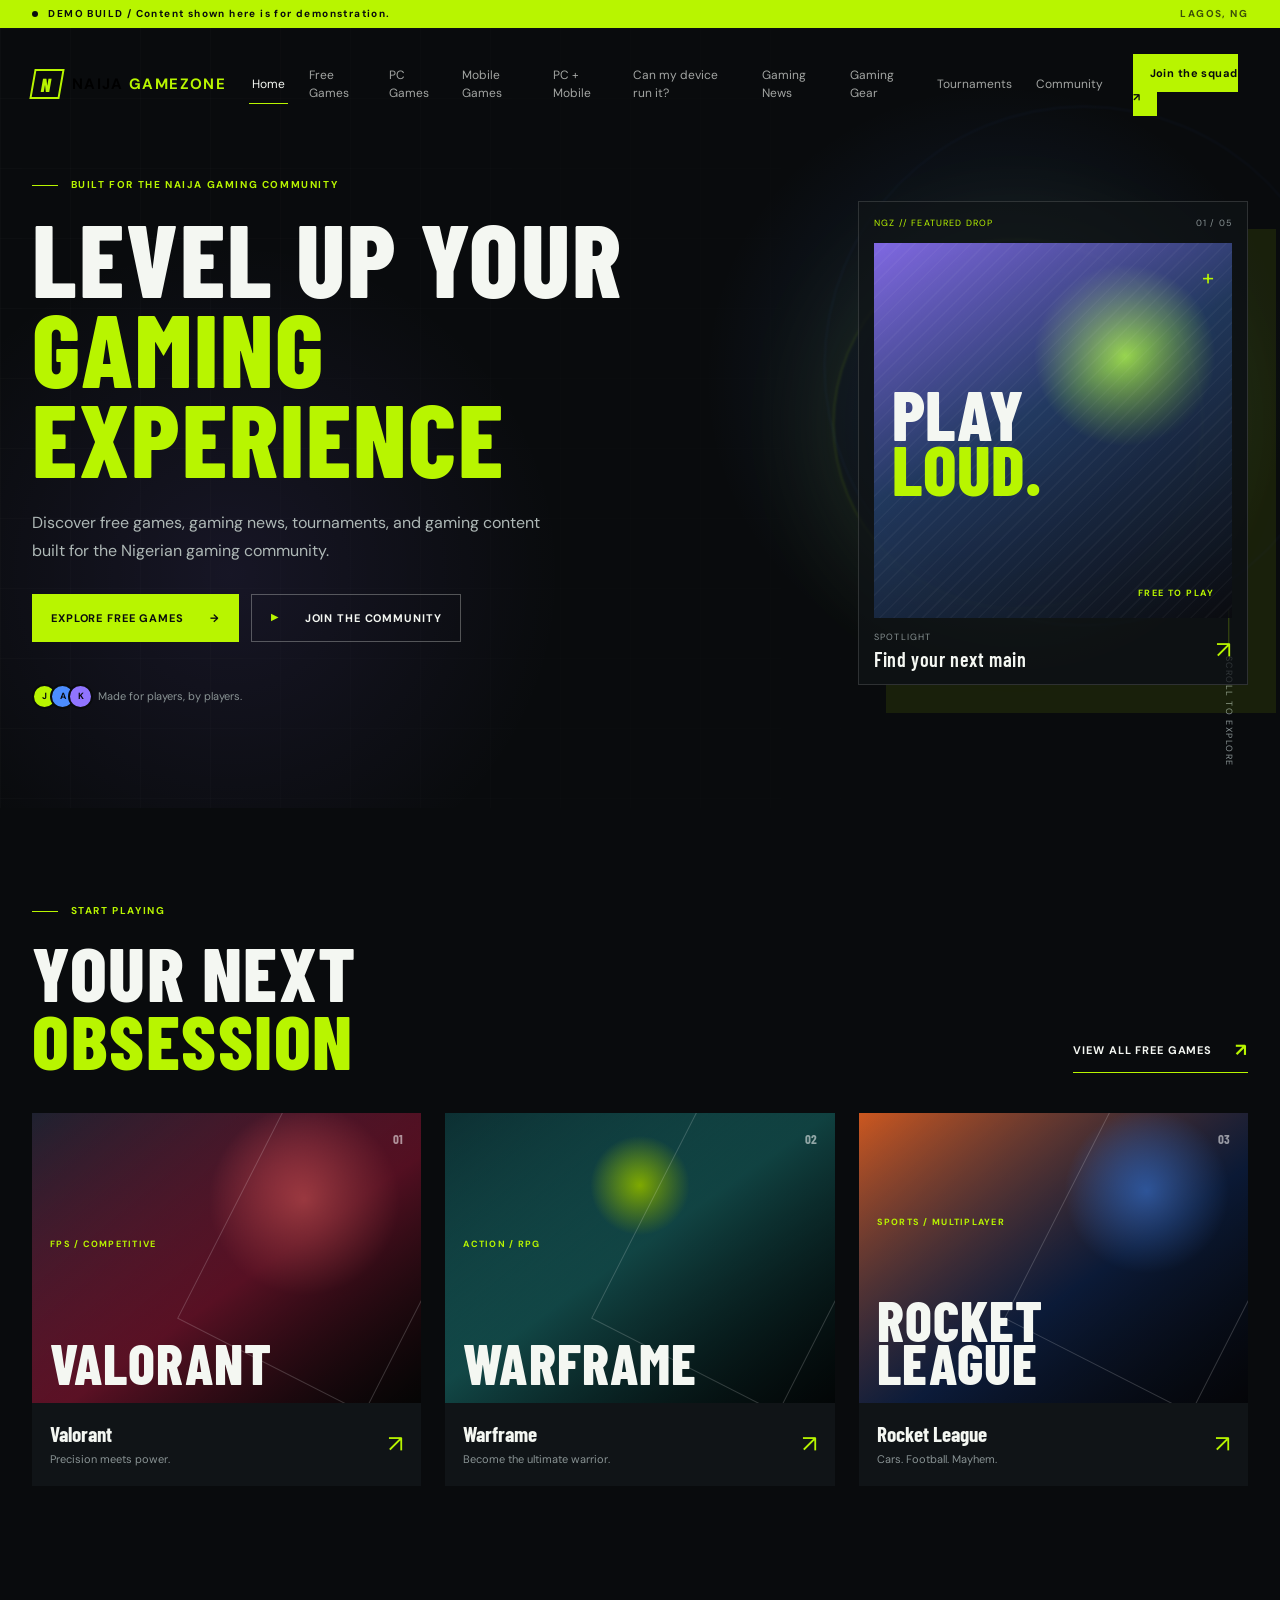
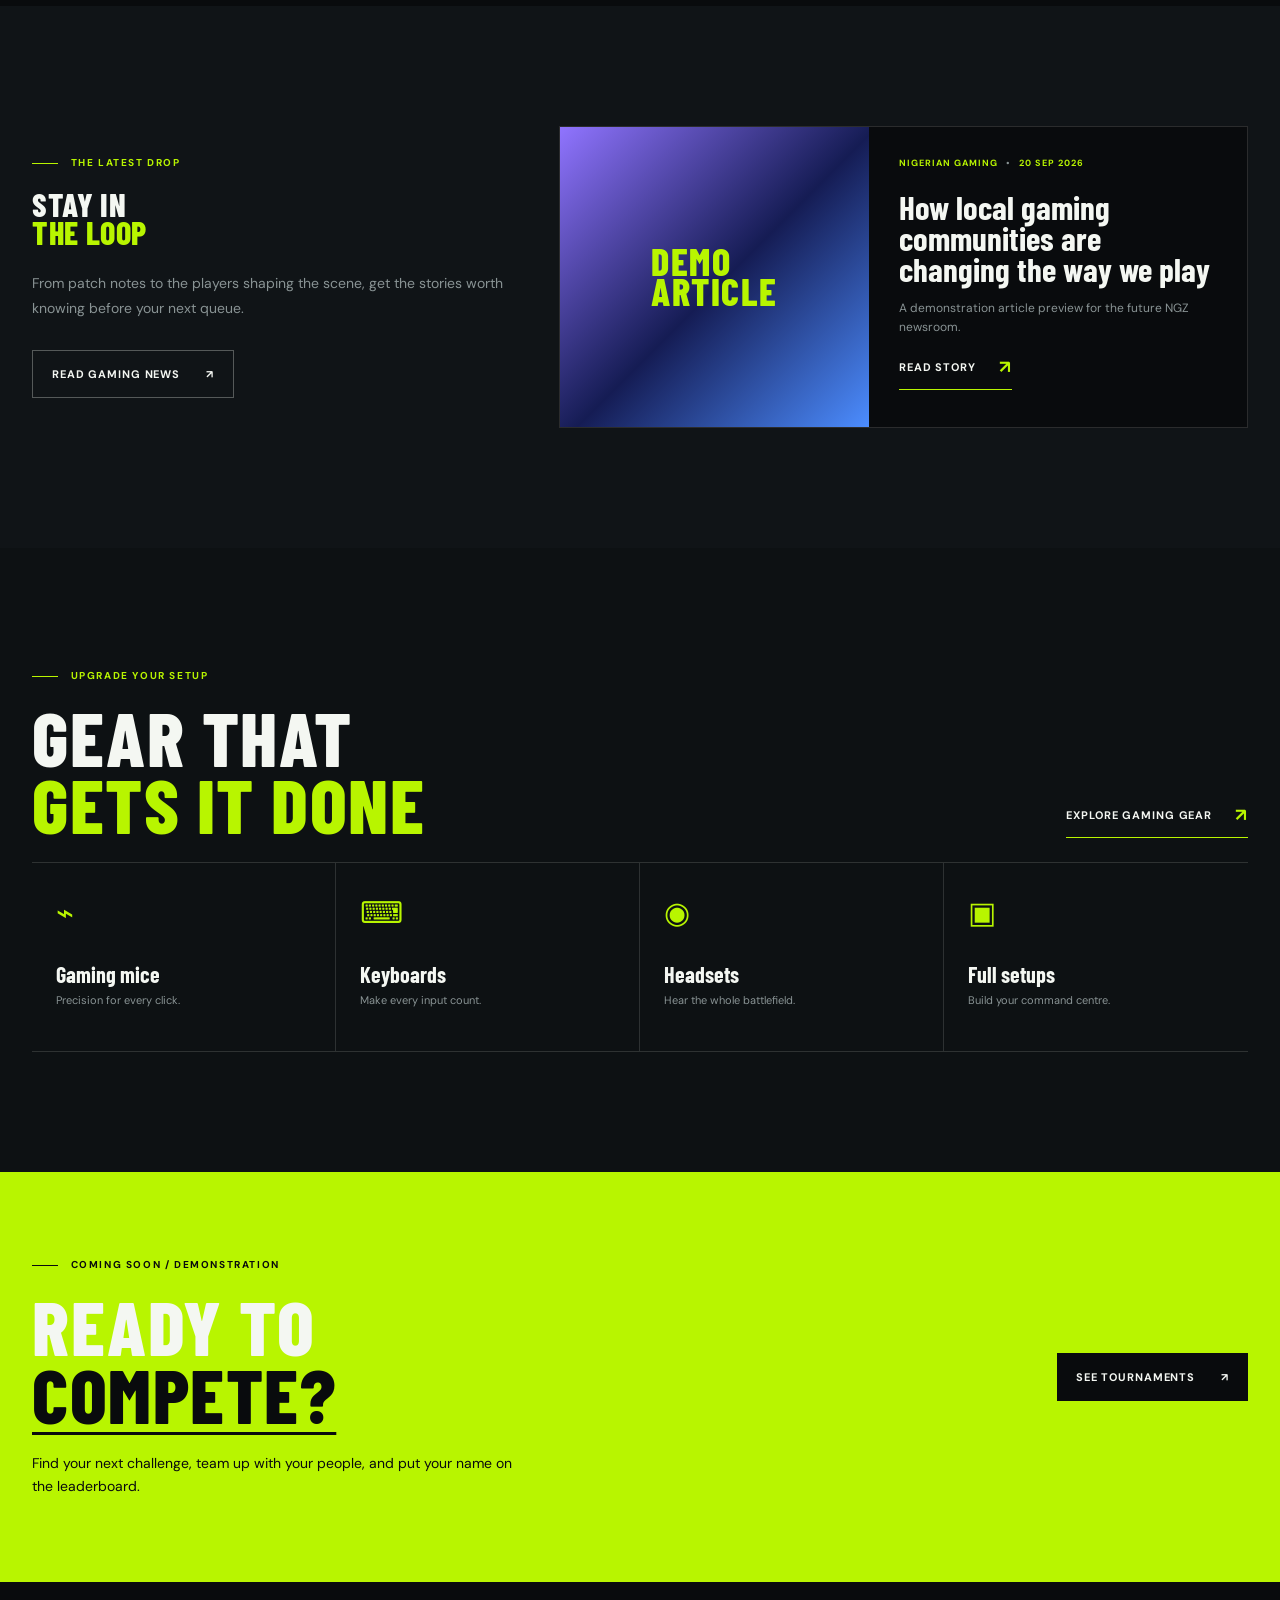
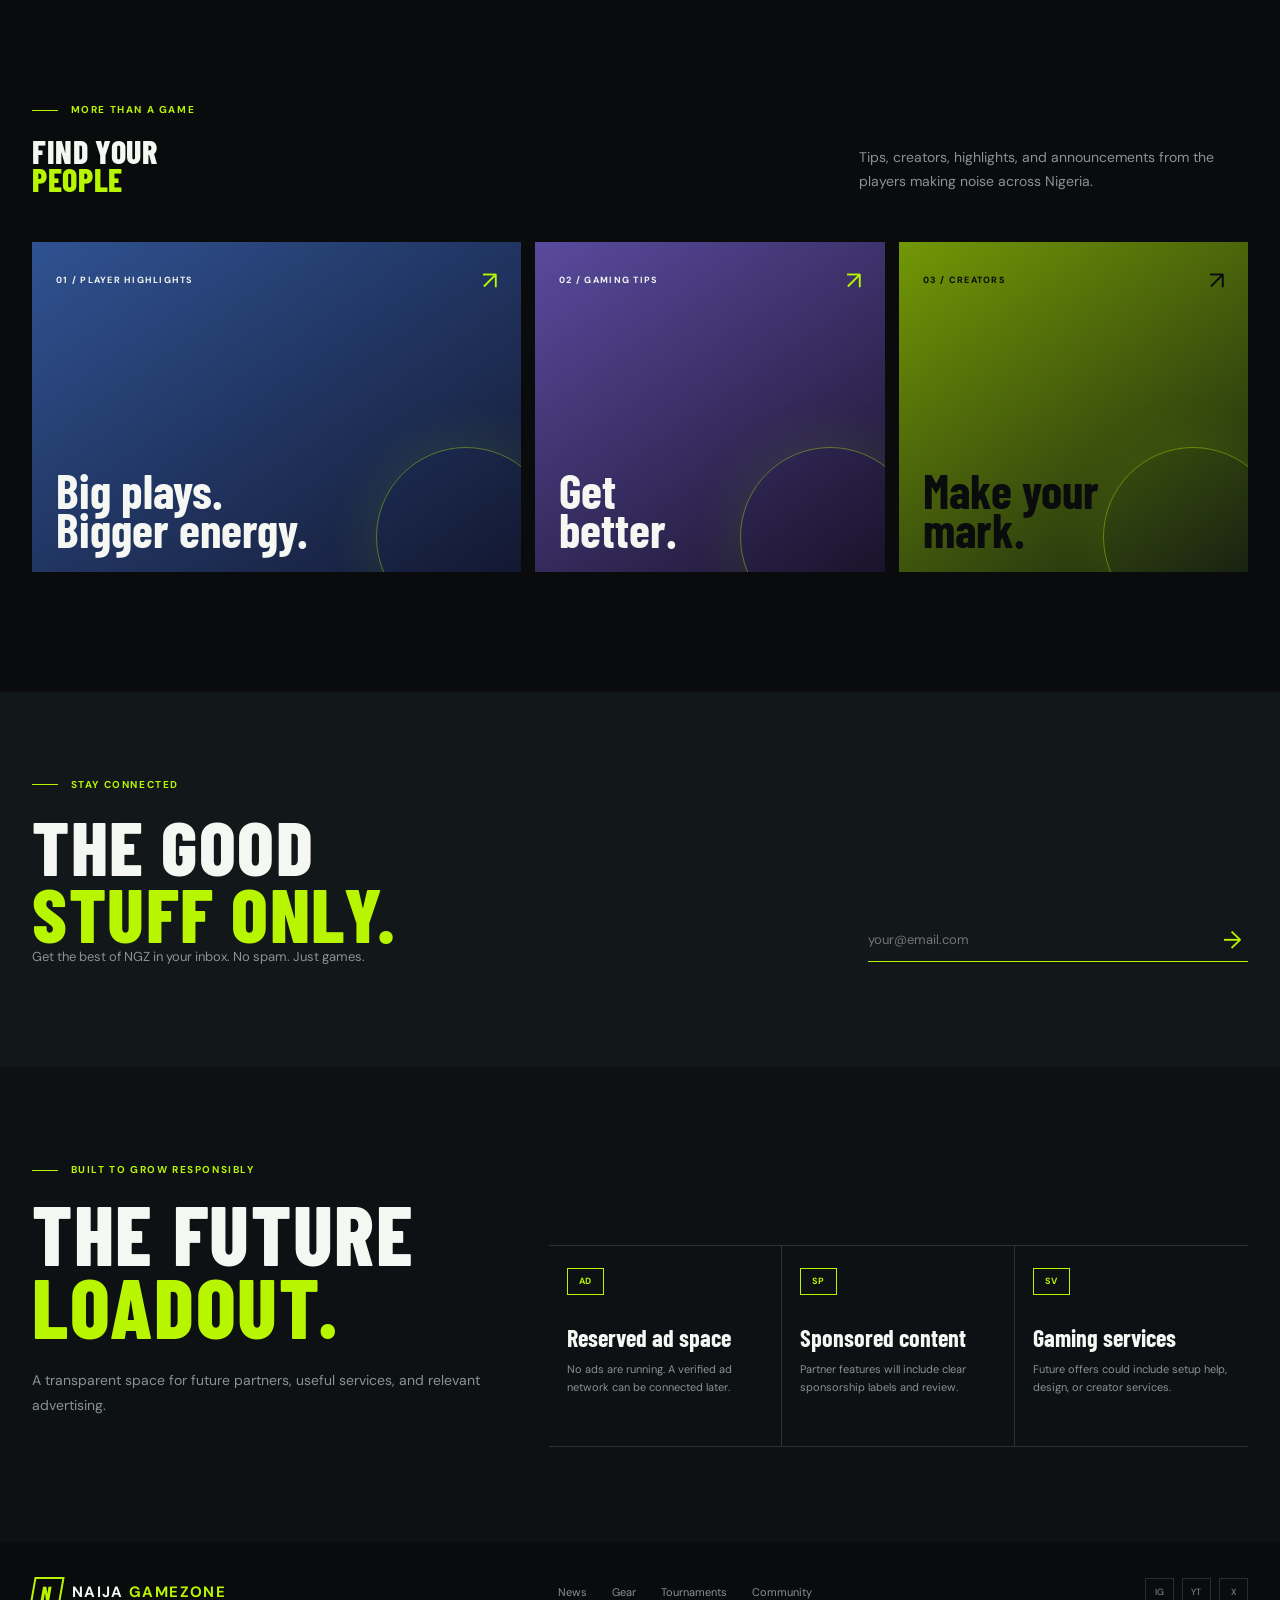
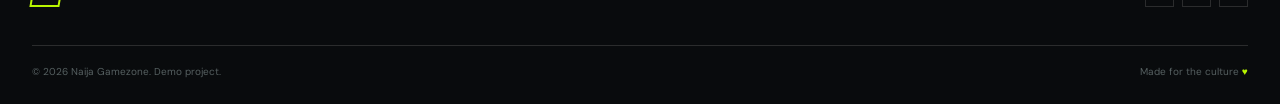
<file: NIJA GAME ZONE/index.html>
<!DOCTYPE html>
<html lang="en">
<head>
  <meta charset="UTF-8">
  <meta name="viewport" content="width=device-width, initial-scale=1">
  <meta name="description" content="Naija Gamezone helps Nigerian gamers discover free games, gaming news, gear, tournaments, and community stories.">
  <title>NAIJA GAMEZONE | Level up your gaming experience</title>
  <link rel="preconnect" href="https://fonts.googleapis.com">
  <link rel="preconnect" href="https://fonts.gstatic.com" crossorigin>
  <link href="https://fonts.googleapis.com/css2?family=Barlow+Condensed:wght@500;600;700;800&family=DM+Sans:wght@400;500;700&display=swap" rel="stylesheet">
  <link href="https://cdn.jsdelivr.net/npm/bootstrap@5.3.3/dist/css/bootstrap.min.css" rel="stylesheet">
  <link rel="stylesheet" href="css/style.css">
</head>
<body>
  <div class="demo-strip" role="note">
    <div class="container d-flex justify-content-between align-items-center gap-3">
      <span><span class="status-dot"></span> DEMO BUILD <span class="d-none d-sm-inline">/ Content shown here is for demonstration.</span></span>
      <span class="demo-strip__location">LAGOS, NG</span>
    </div>
  </div>

  <nav class="navbar navbar-expand-lg site-nav" aria-label="Main navigation">
    <div class="container">
      <a class="navbar-brand brand-mark" href="index.html" aria-label="Naija Gamezone home">
        <span class="brand-mark__symbol">N</span>
        <span>NAIJA <strong>GAMEZONE</strong></span>
      </a>
      <button class="navbar-toggler" type="button" data-bs-toggle="collapse" data-bs-target="#mainNav" aria-controls="mainNav" aria-expanded="false" aria-label="Toggle navigation">
        <span class="navbar-toggler-icon"></span>
      </button>
      <div class="collapse navbar-collapse" id="mainNav">
        <ul class="navbar-nav ms-auto align-items-lg-center gap-lg-1">
          <li class="nav-item"><a class="nav-link active" href="index.html" aria-current="page">Home</a></li>
          <li class="nav-item"><a class="nav-link" href="free-games.html">Free Games</a></li>
          <li class="nav-item"><a class="nav-link" href="pc-games.html">PC Games</a></li>
          <li class="nav-item"><a class="nav-link" href="mobile-games.html">Mobile Games</a></li>
          <li class="nav-item"><a class="nav-link" href="cross-platform-games.html">PC + Mobile</a></li>
          <li class="nav-item"><a class="nav-link" href="device-checker.html">Can my device run it?</a></li>
          <li class="nav-item"><a class="nav-link" href="news.html">Gaming News</a></li>
          <li class="nav-item"><a class="nav-link" href="gear.html">Gaming Gear</a></li>
          <li class="nav-item"><a class="nav-link" href="tournaments.html">Tournaments</a></li>
          <li class="nav-item"><a class="nav-link" href="community.html">Community</a></li>
          <li class="nav-item ms-lg-3"><a class="nav-cta" href="contact.html">Join the squad <span aria-hidden="true">↗</span></a></li>
        </ul>
      </div>
    </div>
  </nav>

  <main>
    <section class="hero-section">
      <div class="hero-grid" aria-hidden="true"></div>
      <div class="hero-orb hero-orb--green" aria-hidden="true"></div>
      <div class="hero-orb hero-orb--blue" aria-hidden="true"></div>
      <div class="container position-relative">
        <div class="row align-items-center g-5">
          <div class="col-lg-7">
            <p class="eyebrow reveal"><span class="eyebrow-line"></span> Built for the Naija gaming community</p>
            <h1 class="hero-title reveal reveal-delay-1">LEVEL UP YOUR<br><span>GAMING EXPERIENCE</span></h1>
            <p class="hero-copy reveal reveal-delay-2">Discover free games, gaming news, tournaments, and gaming content built for the Nigerian gaming community.</p>
            <div class="hero-actions reveal reveal-delay-3">
              <a class="button button--primary" href="free-games.html">Explore free games <span aria-hidden="true">→</span></a>
              <a class="button button--ghost" href="#community"><span class="play-icon" aria-hidden="true">▶</span> Join the community</a>
            </div>
            <div class="hero-proof reveal reveal-delay-3"><span class="avatar-stack"><span>J</span><span>A</span><span>K</span></span><span>Made for players, by players.</span></div>
          </div>
          <div class="col-lg-5 d-none d-lg-block">
            <div class="hero-console reveal reveal-delay-2" aria-label="Featured game demonstration panel">
              <div class="console-top"><span class="console-label">NGZ // FEATURED DROP</span><span class="console-index">01 / 05</span></div>
              <div class="console-art"><span class="console-art__crosshair">+</span><span class="console-art__title">PLAY<br><em>LOUD.</em></span><span class="console-art__tag">FREE TO PLAY</span></div>
              <div class="console-bottom"><div><span class="muted-label">SPOTLIGHT</span><strong>Find your next main</strong></div><span class="arrow-button" aria-hidden="true">↗</span></div>
            </div>
          </div>
        </div>
      </div>
      <div class="hero-scroll" aria-hidden="true"><span></span> SCROLL TO EXPLORE</div>
    </section>

    <section class="section section--tight" id="free-games">
      <div class="container">
        <div class="section-heading d-flex flex-column flex-md-row justify-content-between align-items-md-end gap-3">
          <div><p class="eyebrow"><span class="eyebrow-line"></span> Start playing</p><h2>YOUR NEXT<br><span>OBSESSION</span></h2></div>
          <a class="text-link" href="free-games.html">View all free games <span aria-hidden="true">↗</span></a>
        </div>
        <div class="row g-3 g-lg-4 mt-3">
          <div class="col-md-6 col-lg-4"><article class="game-card game-card--valorant"><div class="game-card__visual"><span class="game-card__number">01</span><span class="game-card__genre">FPS / COMPETITIVE</span><span class="game-card__game-title">VALORANT</span></div><div class="game-card__body"><div><h3>Valorant</h3><p>Precision meets power.</p></div><span class="card-arrow" aria-hidden="true">↗</span></div></article></div>
          <div class="col-md-6 col-lg-4"><article class="game-card game-card--warframe"><div class="game-card__visual"><span class="game-card__number">02</span><span class="game-card__genre">ACTION / RPG</span><span class="game-card__game-title">WARFRAME</span></div><div class="game-card__body"><div><h3>Warframe</h3><p>Become the ultimate warrior.</p></div><span class="card-arrow" aria-hidden="true">↗</span></div></article></div>
          <div class="col-md-6 col-lg-4"><article class="game-card game-card--rocket"><div class="game-card__visual"><span class="game-card__number">03</span><span class="game-card__genre">SPORTS / MULTIPLAYER</span><span class="game-card__game-title">ROCKET<br>LEAGUE</span></div><div class="game-card__body"><div><h3>Rocket League</h3><p>Cars. Football. Mayhem.</p></div><span class="card-arrow" aria-hidden="true">↗</span></div></article></div>
        </div>
      </div>
    </section>

    <section class="section news-section" id="news">
      <div class="container"><div class="row g-5 align-items-center"><div class="col-lg-5"><p class="eyebrow"><span class="eyebrow-line"></span> The latest drop</p><h2>STAY IN<br><span>THE LOOP</span></h2><p class="section-copy">From patch notes to the players shaping the scene, get the stories worth knowing before your next queue.</p><a class="button button--outline" href="#news">Read gaming news <span aria-hidden="true">↗</span></a></div><div class="col-lg-7"><article class="feature-story"><div class="feature-story__image"><span>DEMO<br>ARTICLE</span></div><div class="feature-story__content"><p class="story-meta">NIGERIAN GAMING <span>•</span> 20 SEP 2026</p><h3>How local gaming communities are changing the way we play</h3><p>A demonstration article preview for the future NGZ newsroom.</p><a class="text-link" href="#news">Read story <span aria-hidden="true">↗</span></a></div></article></div></div></div>
    </section>

    <section class="section gear-section" id="gear"><div class="container"><div class="section-heading d-flex flex-column flex-md-row justify-content-between align-items-md-end gap-3"><div><p class="eyebrow"><span class="eyebrow-line"></span> Upgrade your setup</p><h2>GEAR THAT<br><span>GETS IT DONE</span></h2></div><a class="text-link" href="#gear">Explore gaming gear <span aria-hidden="true">↗</span></a></div><div class="gear-row mt-4"><article class="gear-item"><span class="gear-item__icon">⌁</span><h3>Gaming mice</h3><p>Precision for every click.</p></article><article class="gear-item"><span class="gear-item__icon">⌨</span><h3>Keyboards</h3><p>Make every input count.</p></article><article class="gear-item"><span class="gear-item__icon">◉</span><h3>Headsets</h3><p>Hear the whole battlefield.</p></article><article class="gear-item"><span class="gear-item__icon">▣</span><h3>Full setups</h3><p>Build your command centre.</p></article></div></div></section>

    <section class="tournament-banner" id="tournaments"><div class="container"><div class="row align-items-center g-4"><div class="col-lg-8"><p class="eyebrow eyebrow--dark"><span class="eyebrow-line"></span> Coming soon / demonstration</p><h2>READY TO<br><span>COMPETE?</span></h2><p>Find your next challenge, team up with your people, and put your name on the leaderboard.</p></div><div class="col-lg-4 text-lg-end"><a class="button button--dark" href="#tournaments">See tournaments <span aria-hidden="true">↗</span></a></div></div></div></section>

    <section class="section community-section" id="community"><div class="container"><div class="row justify-content-between align-items-end g-4"><div class="col-lg-6"><p class="eyebrow"><span class="eyebrow-line"></span> More than a game</p><h2>FIND YOUR<br><span>PEOPLE</span></h2></div><div class="col-lg-4"><p class="section-copy mb-0">Tips, creators, highlights, and announcements from the players making noise across Nigeria.</p></div></div><div class="community-grid mt-5"><div class="community-tile community-tile--large"><span class="tile-label">01 / PLAYER HIGHLIGHTS</span><h3>Big plays.<br>Bigger energy.</h3><a href="#community" aria-label="Explore player highlights">↗</a></div><div class="community-tile community-tile--tips"><span class="tile-label">02 / GAMING TIPS</span><h3>Get<br>better.</h3><a href="#community" aria-label="Read gaming tips">↗</a></div><div class="community-tile community-tile--creators"><span class="tile-label">03 / CREATORS</span><h3>Make your<br>mark.</h3><a href="#community" aria-label="Discover creators">↗</a></div></div></div></section>

    <section class="newsletter-section" id="contact"><div class="container"><div class="newsletter-inner"><div><p class="eyebrow"><span class="eyebrow-line"></span> Stay connected</p><h2>THE GOOD<br><span>STUFF ONLY.</span></h2><p>Get the best of NGZ in your inbox. No spam. Just games.</p></div><form class="newsletter-form" id="newsletterForm" novalidate><label for="newsletterEmail" class="visually-hidden">Email address</label><div class="input-wrap"><input type="email" id="newsletterEmail" placeholder="your@email.com" required><button type="submit" aria-label="Subscribe to the newsletter">→</button></div><div class="form-message" id="newsletterMessage" role="status" aria-live="polite"></div></form></div></div></section>
    <section class="monetization-section"><div class="container"><div class="row align-items-end g-4"><div class="col-lg-5"><p class="eyebrow"><span class="eyebrow-line"></span> Built to grow responsibly</p><h2>THE FUTURE<br><span>LOADOUT.</span></h2><p class="section-copy">A transparent space for future partners, useful services, and relevant advertising.</p></div><div class="col-lg-7"><div class="monetization-grid"><article><span class="monetization-icon">AD</span><h3>Reserved ad space</h3><p>No ads are running. A verified ad network can be connected later.</p></article><article><span class="monetization-icon">SP</span><h3>Sponsored content</h3><p>Partner features will include clear sponsorship labels and review.</p></article><article><span class="monetization-icon">SV</span><h3>Gaming services</h3><p>Future offers could include setup help, design, or creator services.</p></article></div></div></div></div></section>
  </main>

  <footer class="site-footer"><div class="container"><div class="footer-top"><a class="brand-mark" href="index.html"><span class="brand-mark__symbol">N</span><span>NAIJA <strong>GAMEZONE</strong></span></a><div class="footer-links"><a href="#news">News</a><a href="#gear">Gear</a><a href="#tournaments">Tournaments</a><a href="#community">Community</a></div><div class="social-links"><a href="#contact" aria-label="Instagram">IG</a><a href="#contact" aria-label="YouTube">YT</a><a href="#contact" aria-label="X">X</a></div></div><div class="footer-bottom"><span>© 2026 Naija Gamezone. Demo project.</span><span>Made for the culture <span class="accent">♥</span></span></div></div></footer>

  <script src="https://cdn.jsdelivr.net/npm/bootstrap@5.3.3/dist/js/bootstrap.bundle.min.js"></script>
  <script src="js/main.js"></script>
</body>
</html>
</file>
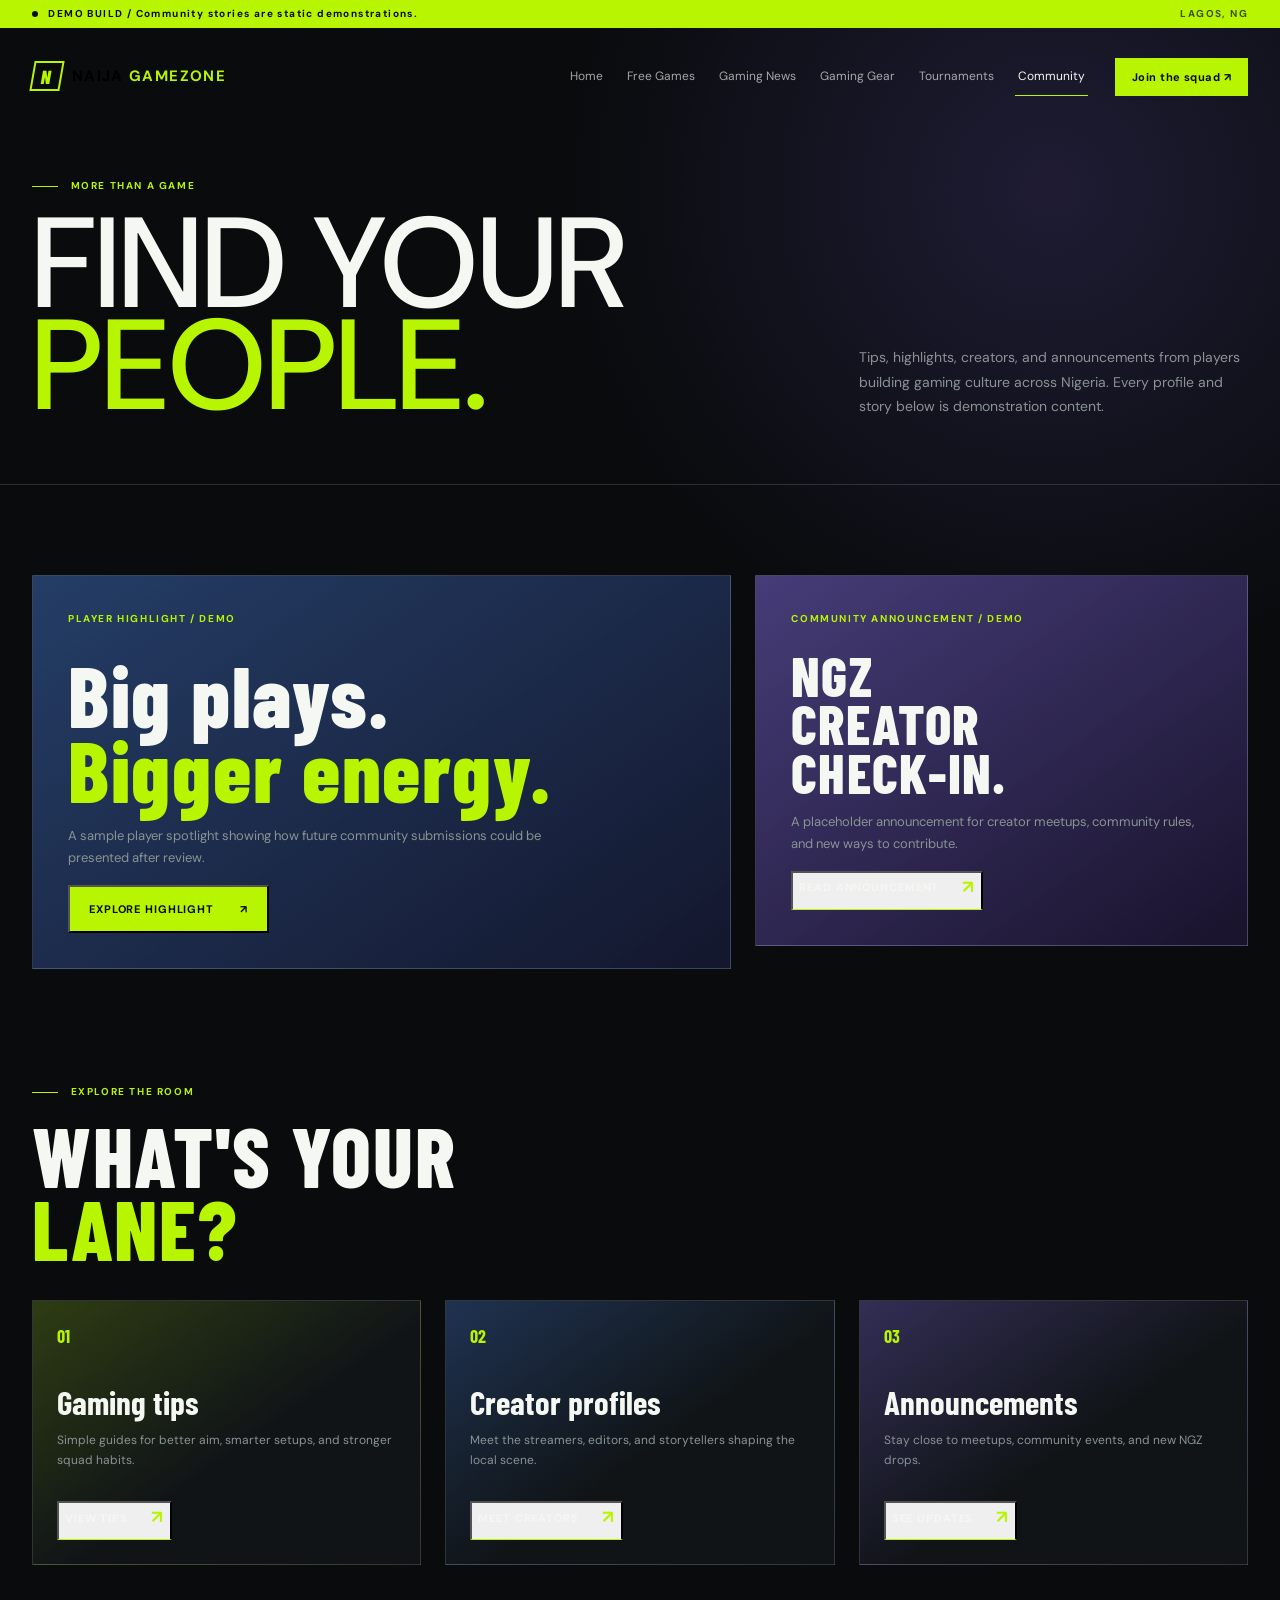
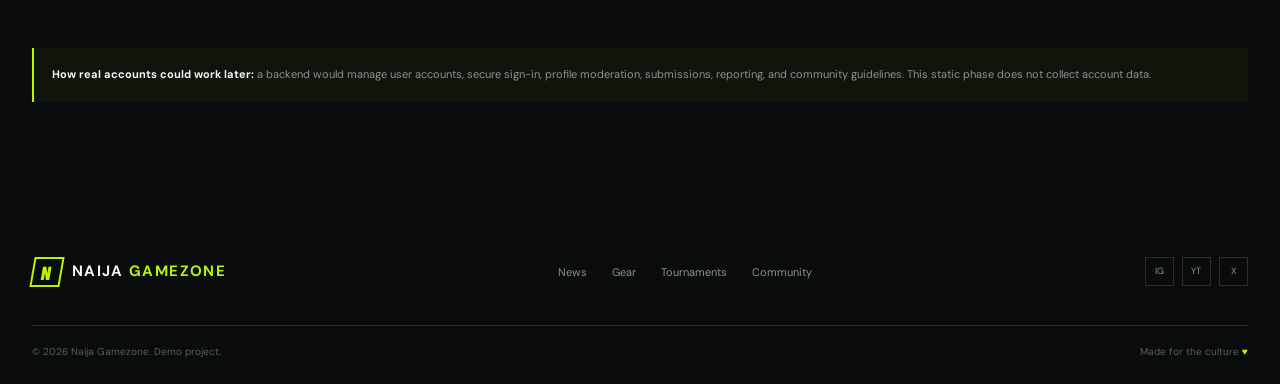
<file: NIJA GAME ZONE/community.html>
<!DOCTYPE html>
<html lang="en">
<head>
  <meta charset="UTF-8"><meta name="viewport" content="width=device-width, initial-scale=1">
  <meta name="description" content="Explore demonstration gaming tips, player highlights, creator profiles, and community announcements from Naija Gamezone.">
  <title>Community | NAIJA GAMEZONE</title>
  <link rel="preconnect" href="https://fonts.googleapis.com"><link rel="preconnect" href="https://fonts.gstatic.com" crossorigin>
  <link href="https://fonts.googleapis.com/css2?family=Barlow+Condensed:wght@500;600;700;800&family=DM+Sans:wght@400;500;700&display=swap" rel="stylesheet"><link href="https://cdn.jsdelivr.net/npm/bootstrap@5.3.3/dist/css/bootstrap.min.css" rel="stylesheet"><link rel="stylesheet" href="css/style.css">
</head>
<body>
  <div class="demo-strip" role="note"><div class="container d-flex justify-content-between align-items-center gap-3"><span><span class="status-dot"></span> DEMO BUILD <span class="d-none d-sm-inline">/ Community stories are static demonstrations.</span></span><span class="demo-strip__location">LAGOS, NG</span></div></div>
  <nav class="navbar navbar-expand-lg site-nav" aria-label="Main navigation"><div class="container"><a class="navbar-brand brand-mark" href="index.html" aria-label="Naija Gamezone home"><span class="brand-mark__symbol">N</span><span>NAIJA <strong>GAMEZONE</strong></span></a><button class="navbar-toggler" type="button" data-bs-toggle="collapse" data-bs-target="#mainNav" aria-controls="mainNav" aria-expanded="false" aria-label="Toggle navigation"><span class="navbar-toggler-icon"></span></button><div class="collapse navbar-collapse" id="mainNav"><ul class="navbar-nav ms-auto align-items-lg-center gap-lg-1"><li class="nav-item"><a class="nav-link" href="index.html">Home</a></li><li class="nav-item"><a class="nav-link" href="free-games.html">Free Games</a></li><li class="nav-item"><a class="nav-link" href="news.html">Gaming News</a></li><li class="nav-item"><a class="nav-link" href="gear.html">Gaming Gear</a></li><li class="nav-item"><a class="nav-link" href="tournaments.html">Tournaments</a></li><li class="nav-item"><a class="nav-link active" href="community.html" aria-current="page">Community</a></li><li class="nav-item ms-lg-3"><a class="nav-cta" href="contact.html">Join the squad <span aria-hidden="true">↗</span></a></li></ul></div></div></nav>
  <main class="community-page"><section class="community-page__hero"><div class="container"><div class="row align-items-end g-4"><div class="col-lg-8"><p class="eyebrow"><span class="eyebrow-line"></span> More than a game</p><h1>FIND YOUR<br><span>PEOPLE.</span></h1></div><div class="col-lg-4"><p>Tips, highlights, creators, and announcements from players building gaming culture across Nigeria. Every profile and story below is demonstration content.</p></div></div></div></section>
    <section class="community-feed"><div class="container"><div class="row g-4"><div class="col-lg-7"><article class="community-feature-card"><p class="eyebrow">PLAYER HIGHLIGHT / DEMO</p><h2>Big plays.<br><span>Bigger energy.</span></h2><p>A sample player spotlight showing how future community submissions could be presented after review.</p><button class="button button--primary community-feedback-button" type="button" data-feedback="Player highlights will open after the community submission workflow is connected.">Explore highlight <span aria-hidden="true">↗</span></button></article></div><div class="col-lg-5"><article class="community-announcement"><p class="eyebrow">COMMUNITY ANNOUNCEMENT / DEMO</p><h2>NGZ<br>CREATOR<br>CHECK-IN.</h2><p>A placeholder announcement for creator meetups, community rules, and new ways to contribute.</p><button class="text-link community-feedback-button" type="button" data-feedback="Announcements will be published after editorial review is available.">Read announcement <span aria-hidden="true">↗</span></button></article></div></div><div class="community-section-heading"><p class="eyebrow"><span class="eyebrow-line"></span> Explore the room</p><h2>WHAT'S YOUR<br><span>LANE?</span></h2></div><div class="row g-4"><div class="col-md-4"><article class="community-info-card"><span class="community-info-card__number">01</span><h3>Gaming tips</h3><p>Simple guides for better aim, smarter setups, and stronger squad habits.</p><button class="text-link community-feedback-button" type="button" data-feedback="Gaming tips are static demonstrations for now.">View tips <span aria-hidden="true">↗</span></button></article></div><div class="col-md-4"><article class="community-info-card community-info-card--blue"><span class="community-info-card__number">02</span><h3>Creator profiles</h3><p>Meet the streamers, editors, and storytellers shaping the local scene.</p><button class="text-link community-feedback-button" type="button" data-feedback="Creator profiles will be verified before publication.">Meet creators <span aria-hidden="true">↗</span></button></article></div><div class="col-md-4"><article class="community-info-card community-info-card--violet"><span class="community-info-card__number">03</span><h3>Announcements</h3><p>Stay close to meetups, community events, and new NGZ drops.</p><button class="text-link community-feedback-button" type="button" data-feedback="Community announcements will be managed through an editorial workflow.">See updates <span aria-hidden="true">↗</span></button></article></div></div><p class="community-feedback" id="communityFeedback" role="status" aria-live="polite"></p><div class="community-account-note"><strong>How real accounts could work later:</strong> a backend would manage user accounts, secure sign-in, profile moderation, submissions, reporting, and community guidelines. This static phase does not collect account data.</div></div></section></main>
  <footer class="site-footer"><div class="container"><div class="footer-top"><a class="brand-mark" href="index.html"><span class="brand-mark__symbol">N</span><span>NAIJA <strong>GAMEZONE</strong></span></a><div class="footer-links"><a href="news.html">News</a><a href="gear.html">Gear</a><a href="tournaments.html">Tournaments</a><a href="community.html">Community</a></div><div class="social-links"><a href="contact.html" aria-label="Instagram">IG</a><a href="contact.html" aria-label="YouTube">YT</a><a href="contact.html" aria-label="X">X</a></div></div><div class="footer-bottom"><span>© 2026 Naija Gamezone. Demo project.</span><span>Made for the culture <span class="accent">♥</span></span></div></div></footer>
  <script src="js/community.js"></script>
</body>
</html>
</file>
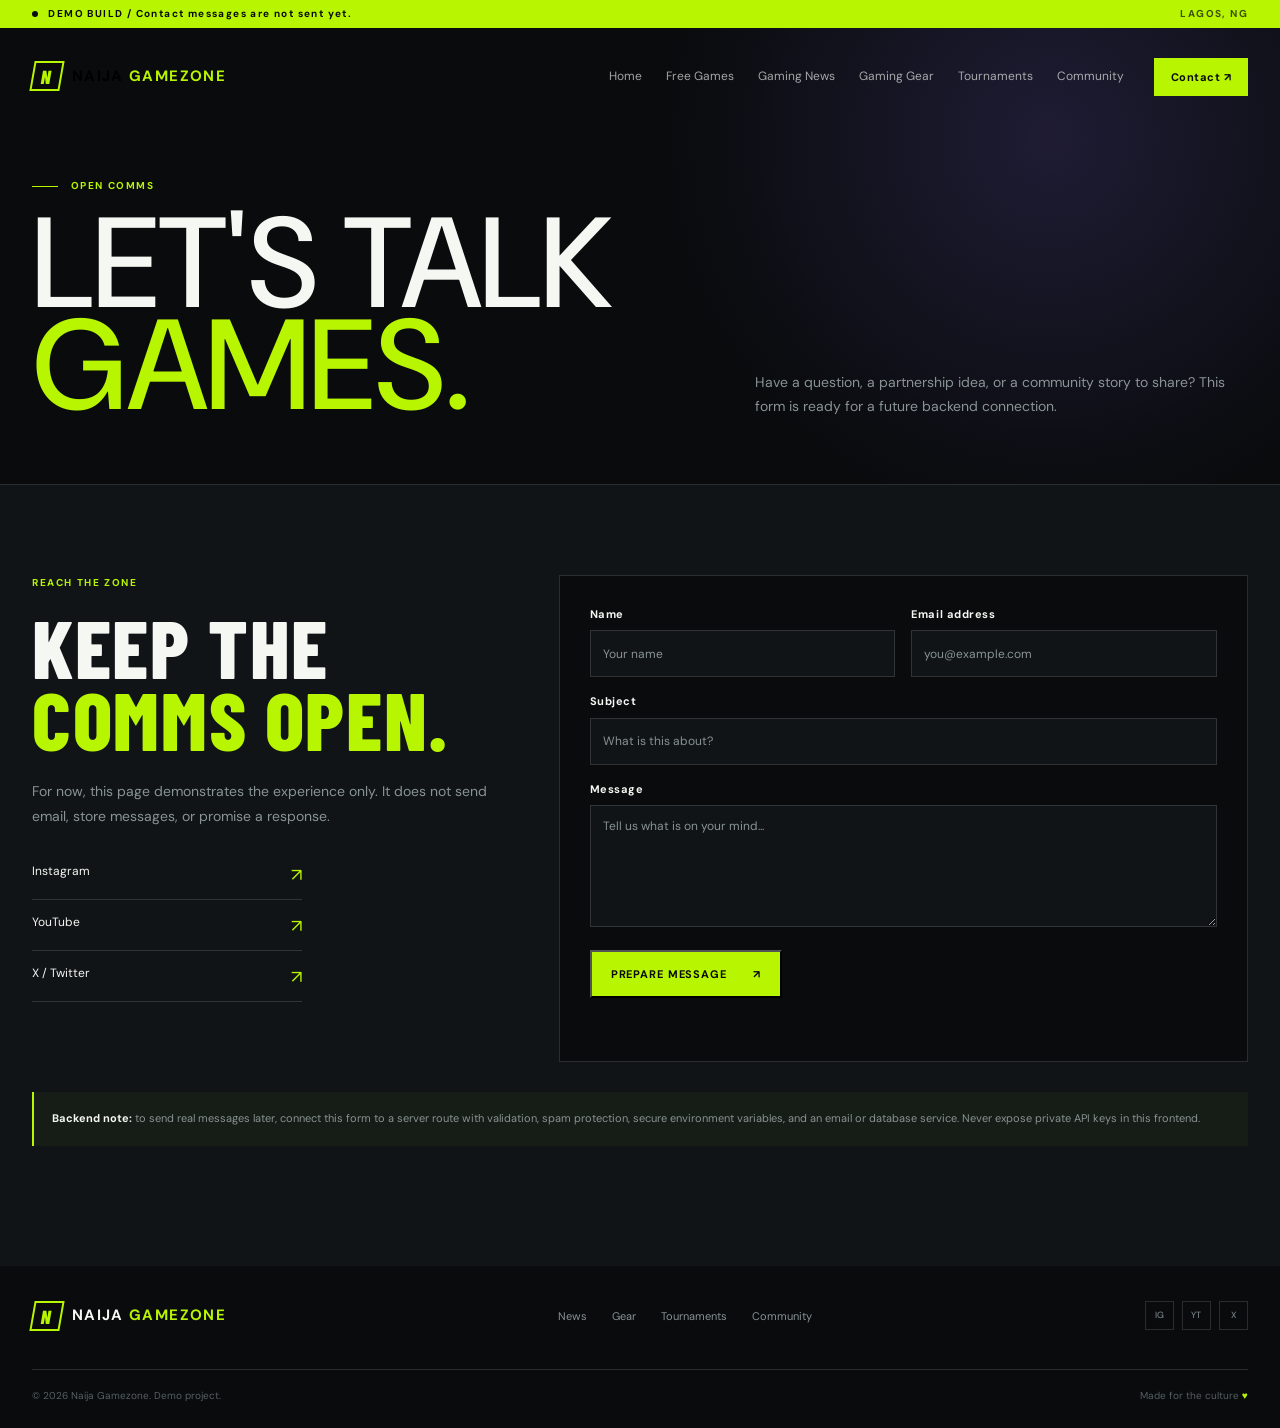
<file: NIJA GAME ZONE/contact.html>
<!DOCTYPE html>
<html lang="en">
<head>
  <meta charset="UTF-8"><meta name="viewport" content="width=device-width, initial-scale=1">
  <meta name="description" content="Contact Naija Gamezone with questions, partnership ideas, and gaming community feedback.">
  <title>Contact | NAIJA GAMEZONE</title>
  <link rel="preconnect" href="https://fonts.googleapis.com"><link rel="preconnect" href="https://fonts.gstatic.com" crossorigin>
  <link href="https://fonts.googleapis.com/css2?family=Barlow+Condensed:wght@500;600;700;800&family=DM+Sans:wght@400;500;700&display=swap" rel="stylesheet"><link href="https://cdn.jsdelivr.net/npm/bootstrap@5.3.3/dist/css/bootstrap.min.css" rel="stylesheet"><link rel="stylesheet" href="css/style.css">
</head>
<body>
  <div class="demo-strip" role="note"><div class="container d-flex justify-content-between align-items-center gap-3"><span><span class="status-dot"></span> DEMO BUILD <span class="d-none d-sm-inline">/ Contact messages are not sent yet.</span></span><span class="demo-strip__location">LAGOS, NG</span></div></div>
  <nav class="navbar navbar-expand-lg site-nav" aria-label="Main navigation"><div class="container"><a class="navbar-brand brand-mark" href="index.html" aria-label="Naija Gamezone home"><span class="brand-mark__symbol">N</span><span>NAIJA <strong>GAMEZONE</strong></span></a><button class="navbar-toggler" type="button" data-bs-toggle="collapse" data-bs-target="#mainNav" aria-controls="mainNav" aria-expanded="false" aria-label="Toggle navigation"><span class="navbar-toggler-icon"></span></button><div class="collapse navbar-collapse" id="mainNav"><ul class="navbar-nav ms-auto align-items-lg-center gap-lg-1"><li class="nav-item"><a class="nav-link" href="index.html">Home</a></li><li class="nav-item"><a class="nav-link" href="free-games.html">Free Games</a></li><li class="nav-item"><a class="nav-link" href="news.html">Gaming News</a></li><li class="nav-item"><a class="nav-link" href="gear.html">Gaming Gear</a></li><li class="nav-item"><a class="nav-link" href="tournaments.html">Tournaments</a></li><li class="nav-item"><a class="nav-link" href="community.html">Community</a></li><li class="nav-item ms-lg-3"><a class="nav-cta active" href="contact.html" aria-current="page">Contact <span aria-hidden="true">↗</span></a></li></ul></div></div></nav>
  <main class="contact-page"><section class="contact-page__hero"><div class="container"><div class="row align-items-end g-4"><div class="col-lg-7"><p class="eyebrow"><span class="eyebrow-line"></span> Open comms</p><h1>LET'S TALK<br><span>GAMES.</span></h1></div><div class="col-lg-5"><p>Have a question, a partnership idea, or a community story to share? This form is ready for a future backend connection.</p></div></div></div></section><section class="contact-content"><div class="container"><div class="row g-5"><div class="col-lg-5"><p class="eyebrow">Reach the zone</p><h2>KEEP THE<br><span>COMMS OPEN.</span></h2><p class="section-copy">For now, this page demonstrates the experience only. It does not send email, store messages, or promise a response.</p><div class="contact-socials"><a href="https://www.instagram.com/" target="_blank" rel="noopener noreferrer">Instagram <span>↗</span></a><a href="https://www.youtube.com/" target="_blank" rel="noopener noreferrer">YouTube <span>↗</span></a><a href="https://x.com/" target="_blank" rel="noopener noreferrer">X / Twitter <span>↗</span></a></div></div><div class="col-lg-7"><form class="contact-form" id="contactForm" novalidate><div class="row g-3"><div class="col-md-6"><label for="contactName">Name</label><input type="text" id="contactName" required placeholder="Your name"></div><div class="col-md-6"><label for="contactEmail">Email address</label><input type="email" id="contactEmail" required placeholder="you@example.com"></div><div class="col-12"><label for="contactSubject">Subject</label><input type="text" id="contactSubject" required placeholder="What is this about?"></div><div class="col-12"><label for="contactMessage">Message</label><textarea id="contactMessage" rows="6" required placeholder="Tell us what is on your mind..."></textarea></div><div class="col-12"><button class="button button--primary" type="submit">Prepare message <span aria-hidden="true">↗</span></button><p class="form-message" id="contactFeedback" role="status" aria-live="polite"></p></div></div></form></div></div><div class="contact-backend-note"><strong>Backend note:</strong> to send real messages later, connect this form to a server route with validation, spam protection, secure environment variables, and an email or database service. Never expose private API keys in this frontend.</div></div></section></main>
  <footer class="site-footer"><div class="container"><div class="footer-top"><a class="brand-mark" href="index.html"><span class="brand-mark__symbol">N</span><span>NAIJA <strong>GAMEZONE</strong></span></a><div class="footer-links"><a href="news.html">News</a><a href="gear.html">Gear</a><a href="tournaments.html">Tournaments</a><a href="community.html">Community</a></div><div class="social-links"><a href="https://www.instagram.com/" target="_blank" rel="noopener noreferrer" aria-label="Instagram">IG</a><a href="https://www.youtube.com/" target="_blank" rel="noopener noreferrer" aria-label="YouTube">YT</a><a href="https://x.com/" target="_blank" rel="noopener noreferrer" aria-label="X">X</a></div></div><div class="footer-bottom"><span>© 2026 Naija Gamezone. Demo project.</span><span>Made for the culture <span class="accent">♥</span></span></div></div></footer>
  <script src="js/contact.js"></script>
</body>
</html>
</file>
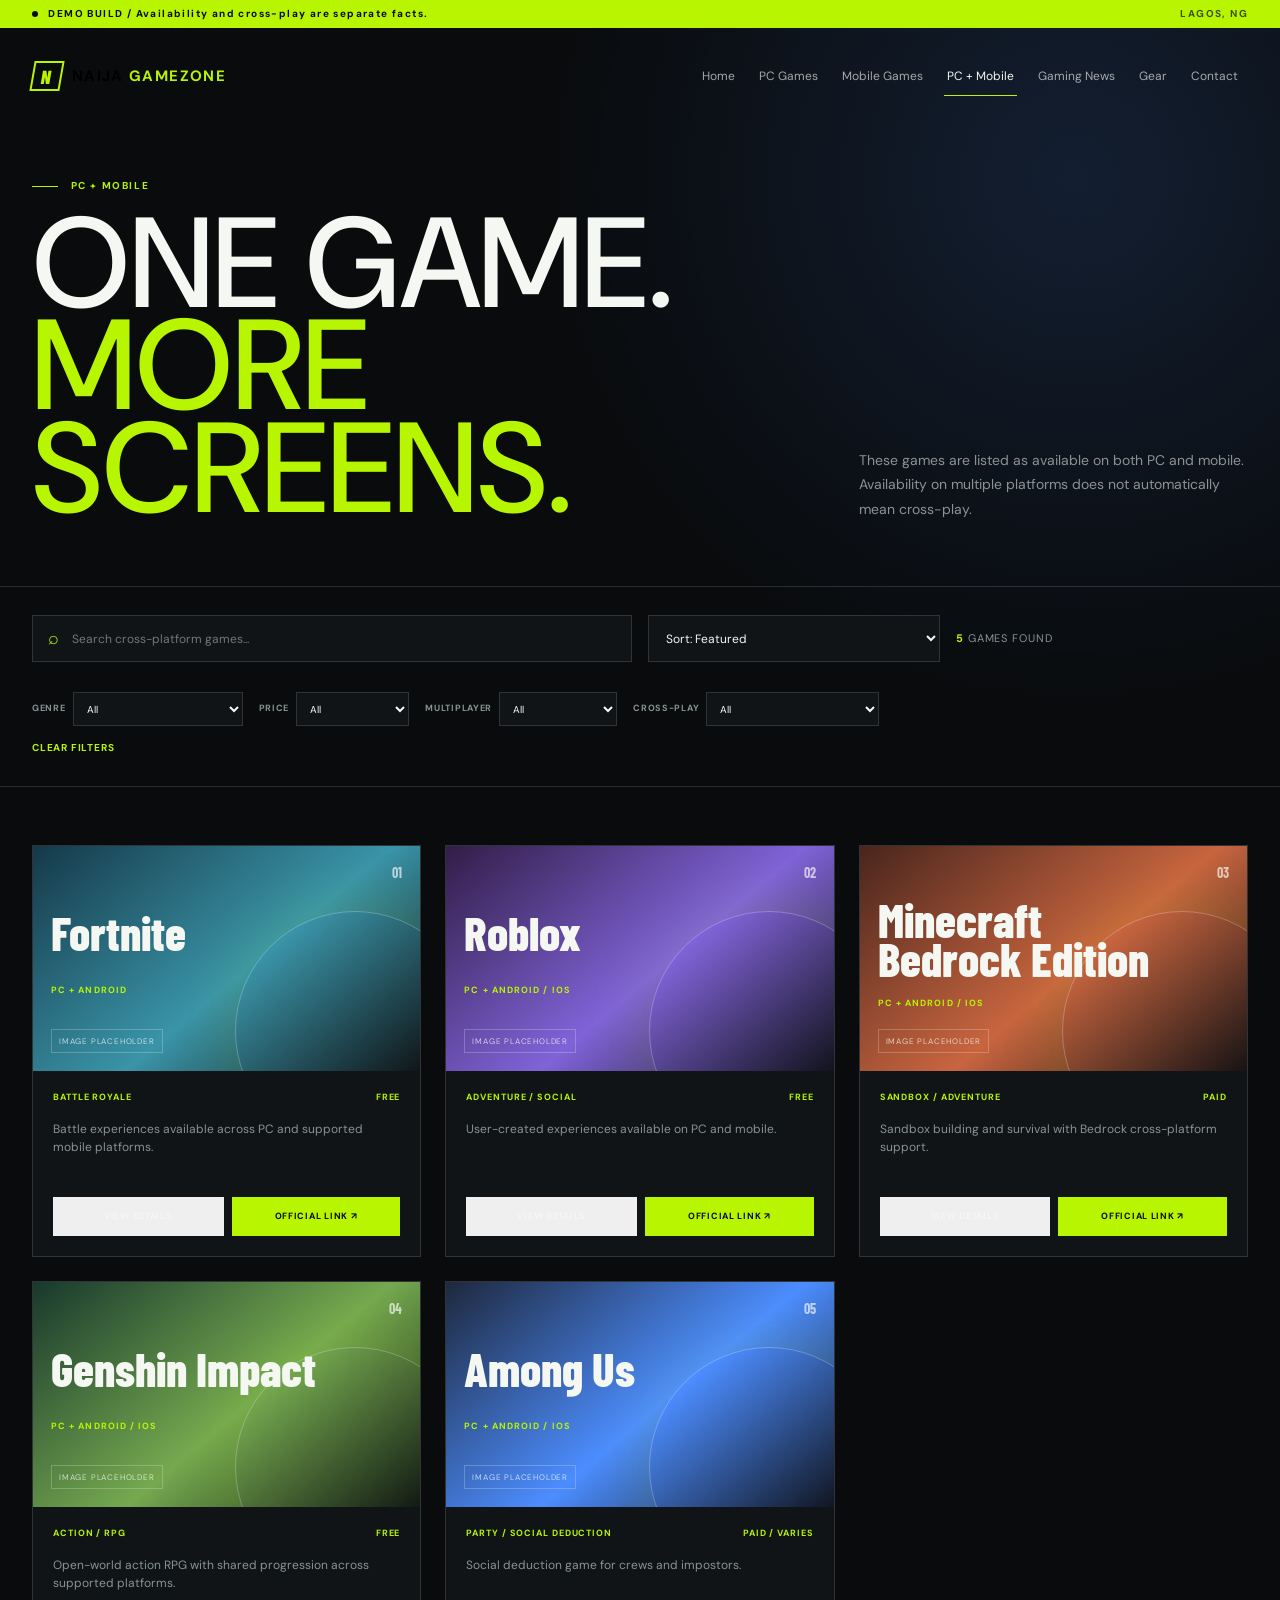
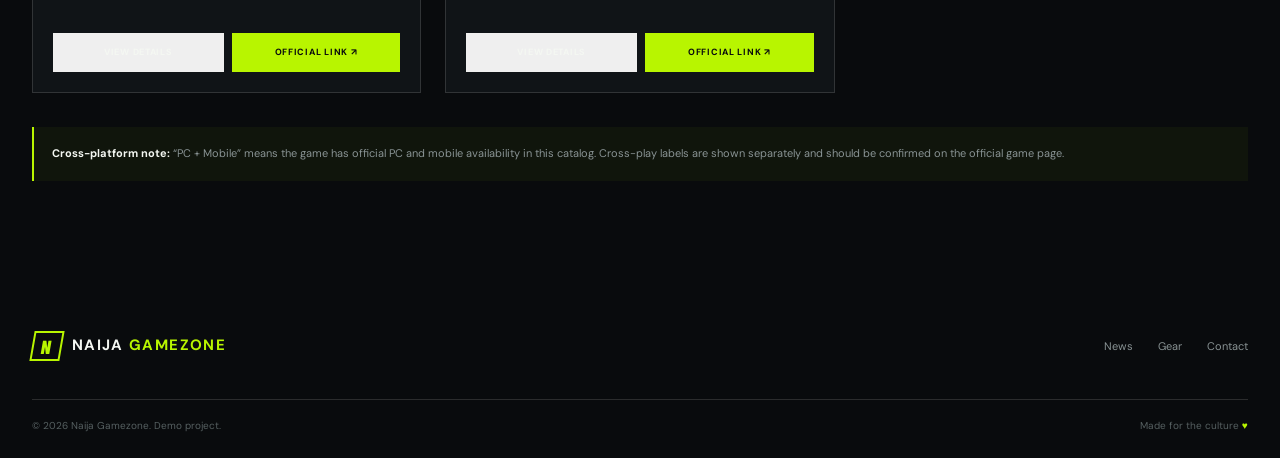
<file: NIJA GAME ZONE/cross-platform-games.html>
<!DOCTYPE html>
<html lang="en"><head><meta charset="UTF-8"><meta name="viewport" content="width=device-width, initial-scale=1"><meta name="description" content="Explore games available on both PC and mobile, with separate availability and cross-play notes."><title>PC + Mobile Games | NAIJA GAMEZONE</title><link rel="preconnect" href="https://fonts.googleapis.com"><link rel="preconnect" href="https://fonts.gstatic.com" crossorigin><link href="https://fonts.googleapis.com/css2?family=Barlow+Condensed:wght@500;600;700;800&family=DM+Sans:wght@400;500;700&display=swap" rel="stylesheet"><link href="https://cdn.jsdelivr.net/npm/bootstrap@5.3.3/dist/css/bootstrap.min.css" rel="stylesheet"><link rel="stylesheet" href="css/style.css"></head>
<body><div class="demo-strip" role="note"><div class="container d-flex justify-content-between align-items-center gap-3"><span><span class="status-dot"></span> DEMO BUILD <span class="d-none d-sm-inline">/ Availability and cross-play are separate facts.</span></span><span class="demo-strip__location">LAGOS, NG</span></div></div><nav class="navbar navbar-expand-lg site-nav" aria-label="Main navigation"><div class="container"><a class="navbar-brand brand-mark" href="index.html" aria-label="Naija Gamezone home"><span class="brand-mark__symbol">N</span><span>NAIJA <strong>GAMEZONE</strong></span></a><button class="navbar-toggler" type="button" data-bs-toggle="collapse" data-bs-target="#mainNav" aria-controls="mainNav" aria-expanded="false" aria-label="Toggle navigation"><span class="navbar-toggler-icon"></span></button><div class="collapse navbar-collapse" id="mainNav"><ul class="navbar-nav ms-auto align-items-lg-center gap-lg-1"><li class="nav-item"><a class="nav-link" href="index.html">Home</a></li><li class="nav-item"><a class="nav-link" href="pc-games.html">PC Games</a></li><li class="nav-item"><a class="nav-link" href="mobile-games.html">Mobile Games</a></li><li class="nav-item"><a class="nav-link active" href="cross-platform-games.html" aria-current="page">PC + Mobile</a></li><li class="nav-item"><a class="nav-link" href="news.html">Gaming News</a></li><li class="nav-item"><a class="nav-link" href="gear.html">Gear</a></li><li class="nav-item"><a class="nav-link" href="contact.html">Contact</a></li></ul></div></div></nav>
<main class="catalog-page" data-catalog="cross"><section class="catalog-hero"><div class="container"><div class="row align-items-end g-4"><div class="col-lg-8"><p class="eyebrow"><span class="eyebrow-line"></span> PC + mobile</p><h1>ONE GAME.<br><span>MORE SCREENS.</span></h1></div><div class="col-lg-4"><p>These games are listed as available on both PC and mobile. Availability on multiple platforms does not automatically mean cross-play.</p></div></div></div></section><section class="catalog-tools"><div class="container"><div class="row g-3 align-items-center"><div class="col-lg-6"><label class="visually-hidden" for="catalogSearch">Search cross-platform games</label><div class="search-box"><span aria-hidden="true">⌕</span><input id="catalogSearch" type="search" placeholder="Search cross-platform games..."></div></div><div class="col-lg-3"><select class="sort-select" id="catalogSort" aria-label="Sort games"><option value="featured">Sort: Featured</option><option value="az">Name: A to Z</option><option value="za">Name: Z to A</option></select></div><div class="col-lg-3"><p class="results-count mb-0"><strong id="catalogCount">5</strong> games found</p></div></div><div class="filter-list" id="catalogFilters" role="group" aria-label="Filter cross-platform games"></div><button class="clear-filters" id="clearFilters" type="button">Clear filters</button></div></section><section class="catalog-results"><div class="container"><div class="row g-4" id="catalogGrid"></div><div class="no-results" id="catalogNoResults">No games match your filters. Try clearing the search or category.</div><div class="catalog-note"><strong>Cross-platform note:</strong> “PC + Mobile” means the game has official PC and mobile availability in this catalog. Cross-play labels are shown separately and should be confirmed on the official game page.</div></div></section></main><div class="modal fade" id="catalogModal" tabindex="-1" aria-labelledby="catalogModalTitle" aria-hidden="true"><div class="modal-dialog modal-dialog-centered"><div class="modal-content detail-dialog"><div class="modal-header"><h2 class="modal-title" id="catalogModalTitle">Game details</h2><button type="button" class="btn-close" data-bs-dismiss="modal" aria-label="Close game details"></button></div><div class="modal-body" id="catalogModalBody"></div></div></div></div><footer class="site-footer"><div class="container"><div class="footer-top"><a class="brand-mark" href="index.html"><span class="brand-mark__symbol">N</span><span>NAIJA <strong>GAMEZONE</strong></span></a><div class="footer-links"><a href="news.html">News</a><a href="gear.html">Gear</a><a href="contact.html">Contact</a></div></div><div class="footer-bottom"><span>© 2026 Naija Gamezone. Demo project.</span><span>Made for the culture <span class="accent">♥</span></span></div></div></footer><script src="https://cdn.jsdelivr.net/npm/bootstrap@5.3.3/dist/js/bootstrap.bundle.min.js"></script><script src="js/catalog.js"></script></body></html>
</file>
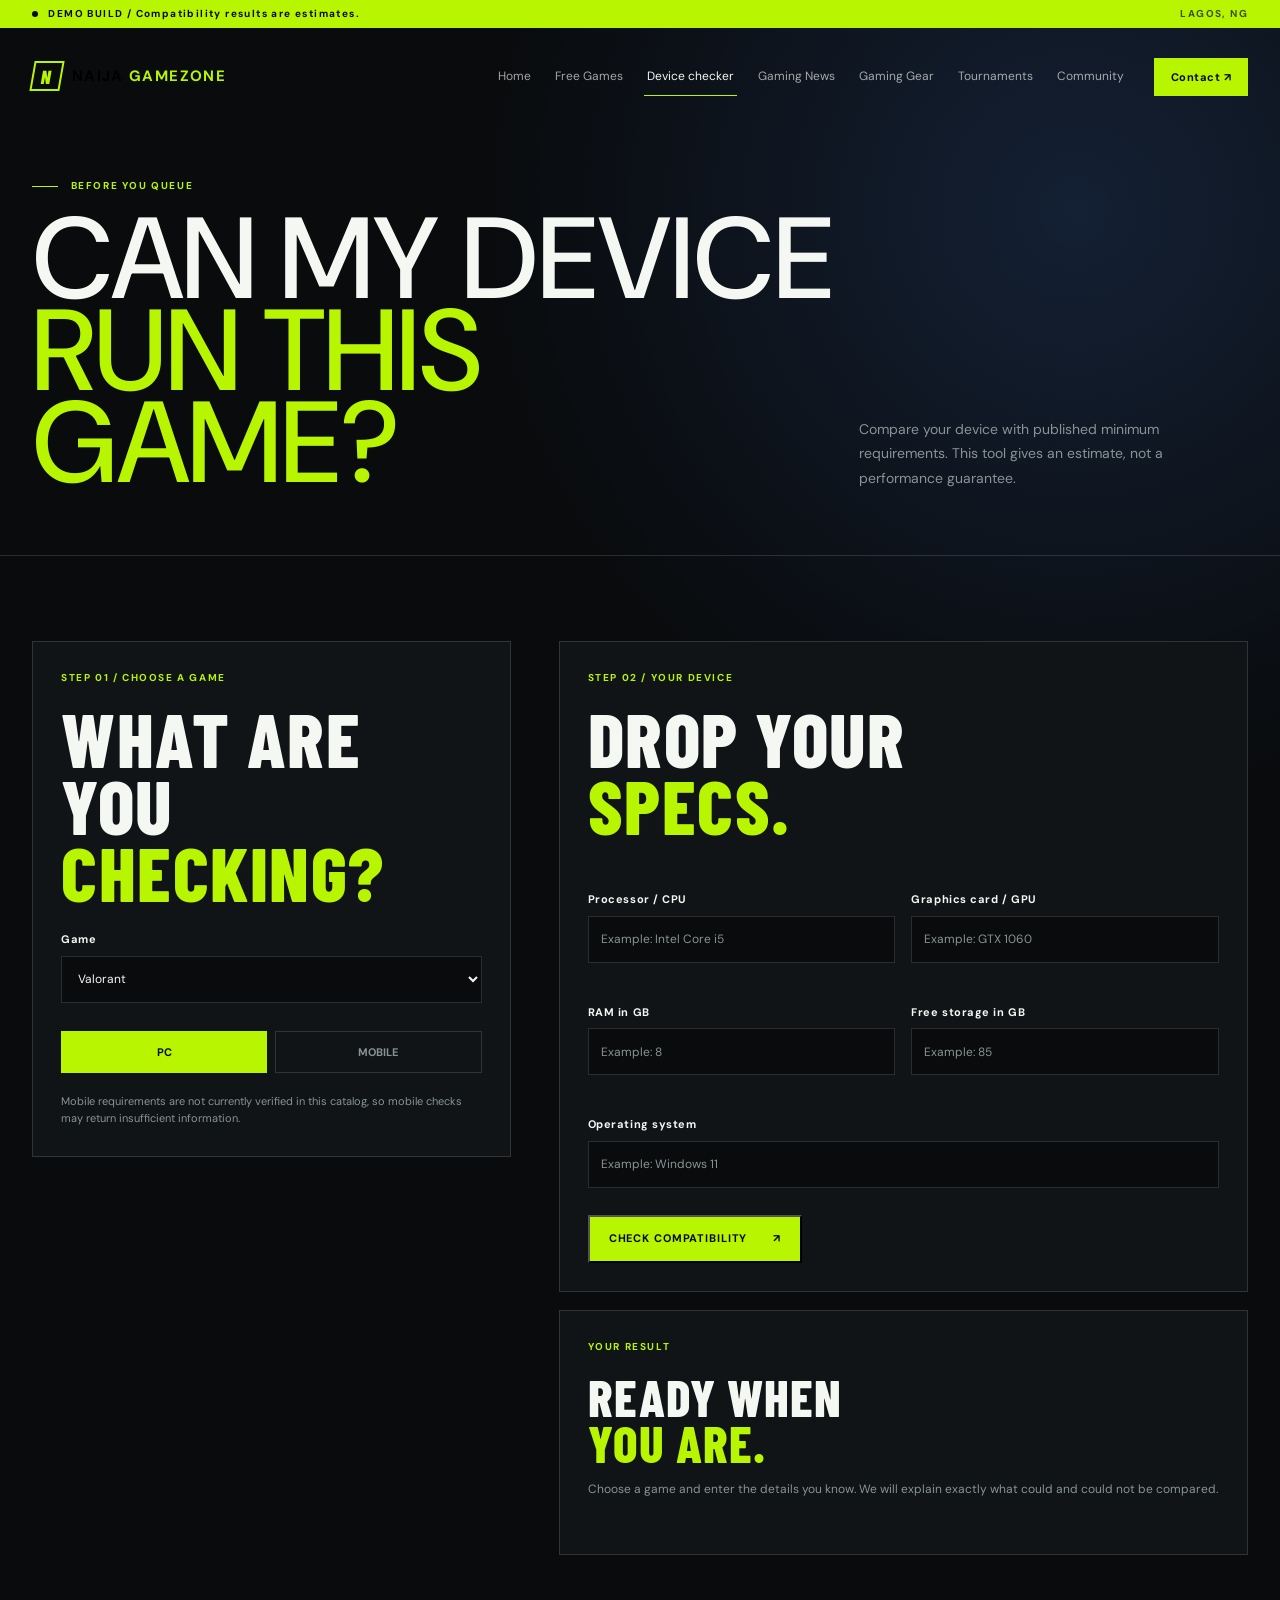
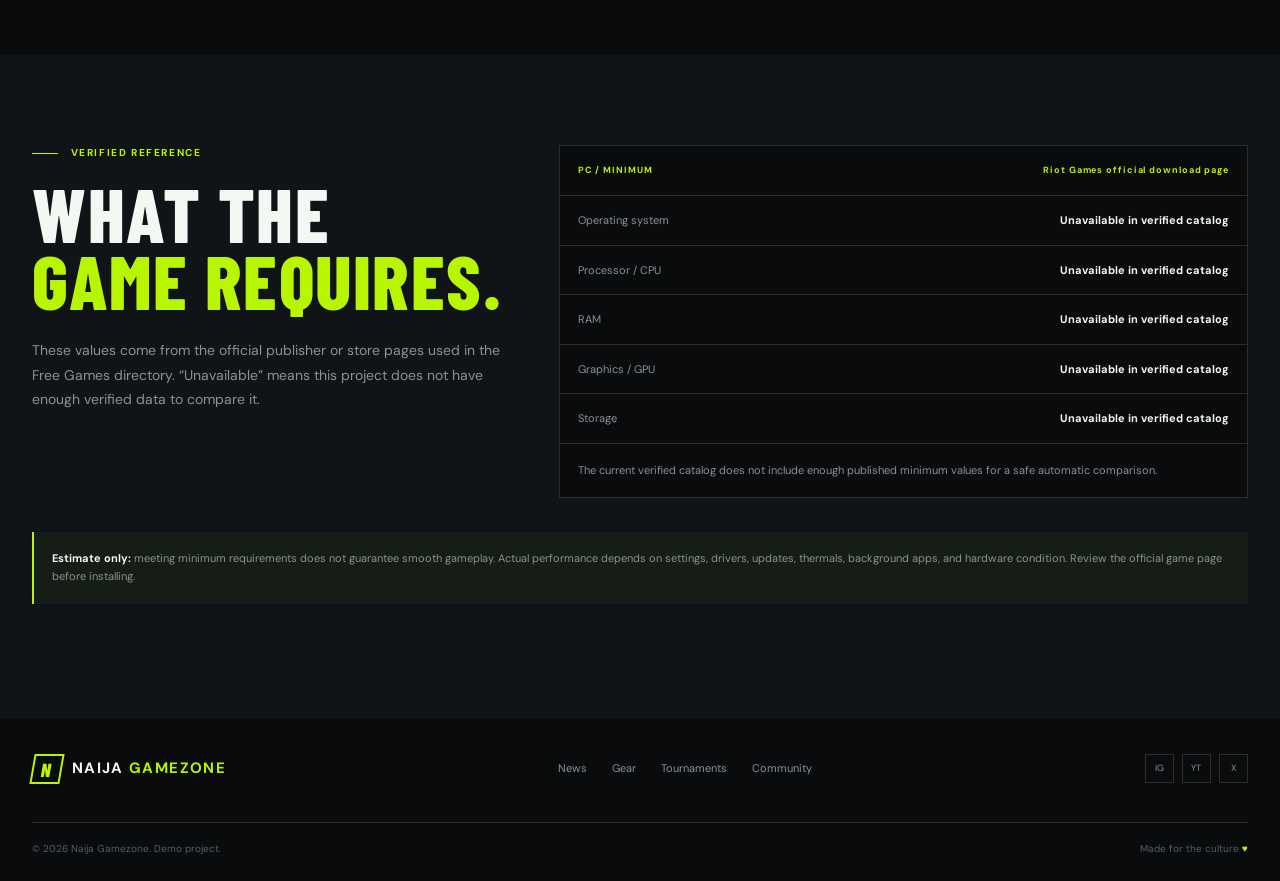
<file: NIJA GAME ZONE/device-checker.html>
<!DOCTYPE html>
<html lang="en">
<head>
  <meta charset="UTF-8">
  <meta name="viewport" content="width=device-width, initial-scale=1">
  <meta name="description" content="Compare your PC or mobile device with published game requirements using the Naija Gamezone compatibility estimate.">
  <title>Can My Device Run This Game? | NAIJA GAMEZONE</title>
  <link rel="preconnect" href="https://fonts.googleapis.com">
  <link rel="preconnect" href="https://fonts.gstatic.com" crossorigin>
  <link href="https://fonts.googleapis.com/css2?family=Barlow+Condensed:wght@500;600;700;800&family=DM+Sans:wght@400;500;700&display=swap" rel="stylesheet">
  <link href="https://cdn.jsdelivr.net/npm/bootstrap@5.3.3/dist/css/bootstrap.min.css" rel="stylesheet">
  <link rel="stylesheet" href="css/style.css">
</head>
<body>
  <div class="demo-strip" role="note"><div class="container d-flex justify-content-between align-items-center gap-3"><span><span class="status-dot"></span> DEMO BUILD <span class="d-none d-sm-inline">/ Compatibility results are estimates.</span></span><span class="demo-strip__location">LAGOS, NG</span></div></div>
  <nav class="navbar navbar-expand-lg site-nav" aria-label="Main navigation"><div class="container"><a class="navbar-brand brand-mark" href="index.html" aria-label="Naija Gamezone home"><span class="brand-mark__symbol">N</span><span>NAIJA <strong>GAMEZONE</strong></span></a><button class="navbar-toggler" type="button" data-bs-toggle="collapse" data-bs-target="#mainNav" aria-controls="mainNav" aria-expanded="false" aria-label="Toggle navigation"><span class="navbar-toggler-icon"></span></button><div class="collapse navbar-collapse" id="mainNav"><ul class="navbar-nav ms-auto align-items-lg-center gap-lg-1"><li class="nav-item"><a class="nav-link" href="index.html">Home</a></li><li class="nav-item"><a class="nav-link" href="free-games.html">Free Games</a></li><li class="nav-item"><a class="nav-link active" href="device-checker.html" aria-current="page">Device checker</a></li><li class="nav-item"><a class="nav-link" href="news.html">Gaming News</a></li><li class="nav-item"><a class="nav-link" href="gear.html">Gaming Gear</a></li><li class="nav-item"><a class="nav-link" href="tournaments.html">Tournaments</a></li><li class="nav-item"><a class="nav-link" href="community.html">Community</a></li><li class="nav-item ms-lg-3"><a class="nav-cta" href="contact.html">Contact <span aria-hidden="true">↗</span></a></li></ul></div></div></nav>

  <main class="checker-page">
    <section class="checker-hero"><div class="container"><div class="row align-items-end g-4"><div class="col-lg-8"><p class="eyebrow"><span class="eyebrow-line"></span> Before you queue</p><h1>CAN MY DEVICE<br><span>RUN THIS GAME?</span></h1></div><div class="col-lg-4"><p>Compare your device with published minimum requirements. This tool gives an estimate, not a performance guarantee.</p></div></div></div></section>
    <section class="checker-content"><div class="container"><div class="row g-5 align-items-start"><div class="col-lg-5"><div class="checker-panel"><div class="checker-panel__heading"><p class="eyebrow">Step 01 / Choose a game</p><h2>WHAT ARE YOU<br><span>CHECKING?</span></h2></div><label for="gameSelect">Game</label><select id="gameSelect"><option value="valorant">Valorant</option><option value="fortnite">Fortnite</option><option value="counter-strike-2">Counter-Strike 2</option><option value="warframe">Warframe</option><option value="rocket-league">Rocket League</option></select><div class="device-tabs" role="tablist" aria-label="Device type"><button class="device-tab is-active" type="button" data-device="pc" role="tab" aria-selected="true">PC</button><button class="device-tab" type="button" data-device="mobile" role="tab" aria-selected="false">Mobile</button></div><p class="checker-help">Mobile requirements are not currently verified in this catalog, so mobile checks may return insufficient information.</p></div></div><div class="col-lg-7"><form class="checker-form" id="checkerForm" novalidate><div class="checker-form__heading"><p class="eyebrow">Step 02 / Your device</p><h2>DROP YOUR<br><span>SPECS.</span></h2></div><div class="device-fields" id="pcFields"><div class="row g-3"><div class="col-md-6"><label for="cpu">Processor / CPU</label><input type="text" id="cpu" placeholder="Example: Intel Core i5"></div><div class="col-md-6"><label for="gpu">Graphics card / GPU</label><input type="text" id="gpu" placeholder="Example: GTX 1060"></div><div class="col-md-6"><label for="ram">RAM in GB</label><input type="number" id="ram" min="1" step="1" placeholder="Example: 8"></div><div class="col-md-6"><label for="storage">Free storage in GB</label><input type="number" id="storage" min="1" step="1" placeholder="Example: 85"></div><div class="col-12"><label for="operatingSystem">Operating system</label><input type="text" id="operatingSystem" placeholder="Example: Windows 11"></div></div></div><div class="device-fields d-none" id="mobileFields"><div class="row g-3"><div class="col-md-6"><label for="mobilePlatform">Platform</label><select id="mobilePlatform"><option value="">Choose one</option><option>Android</option><option>iOS</option></select></div><div class="col-md-6"><label for="mobileRam">RAM in GB <span>(if known)</span></label><input type="number" id="mobileRam" min="1" step="1" placeholder="Example: 6"></div><div class="col-md-6"><label for="mobileProcessor">Processor <span>(if known)</span></label><input type="text" id="mobileProcessor" placeholder="Example: Snapdragon 8 Gen 2"></div><div class="col-md-6"><label for="mobileStorage">Free storage in GB</label><input type="number" id="mobileStorage" min="1" step="1" placeholder="Example: 20"></div><div class="col-12"><label for="mobileOs">Operating system version</label><input type="text" id="mobileOs" placeholder="Example: Android 14 or iOS 18"></div></div></div><button class="button button--primary" type="submit">Check compatibility <span aria-hidden="true">↗</span></button></form><div class="checker-result" id="checkerResult" role="status" aria-live="polite"><p class="eyebrow">Your result</p><h2>READY WHEN<br><span>YOU ARE.</span></h2><p>Choose a game and enter the details you know. We will explain exactly what could and could not be compared.</p></div></div></div></div></section>
    <section class="requirements-section"><div class="container"><div class="row g-5"><div class="col-lg-5"><p class="eyebrow"><span class="eyebrow-line"></span> Verified reference</p><h2>WHAT THE<br><span>GAME REQUIRES.</span></h2><p class="section-copy">These values come from the official publisher or store pages used in the Free Games directory. “Unavailable” means this project does not have enough verified data to compare it.</p></div><div class="col-lg-7"><div class="requirements-reference" id="requirementsReference"></div></div></div><div class="checker-disclaimer"><strong>Estimate only:</strong> meeting minimum requirements does not guarantee smooth gameplay. Actual performance depends on settings, drivers, updates, thermals, background apps, and hardware condition. Review the official game page before installing.</div></div></section>
  </main>
  <footer class="site-footer"><div class="container"><div class="footer-top"><a class="brand-mark" href="index.html"><span class="brand-mark__symbol">N</span><span>NAIJA <strong>GAMEZONE</strong></span></a><div class="footer-links"><a href="news.html">News</a><a href="gear.html">Gear</a><a href="tournaments.html">Tournaments</a><a href="community.html">Community</a></div><div class="social-links"><a href="contact.html" aria-label="Instagram">IG</a><a href="contact.html" aria-label="YouTube">YT</a><a href="contact.html" aria-label="X">X</a></div></div><div class="footer-bottom"><span>© 2026 Naija Gamezone. Demo project.</span><span>Made for the culture <span class="accent">♥</span></span></div></div></footer>
  <script src="js/device-checker.js"></script>
</body>
</html>
</file>
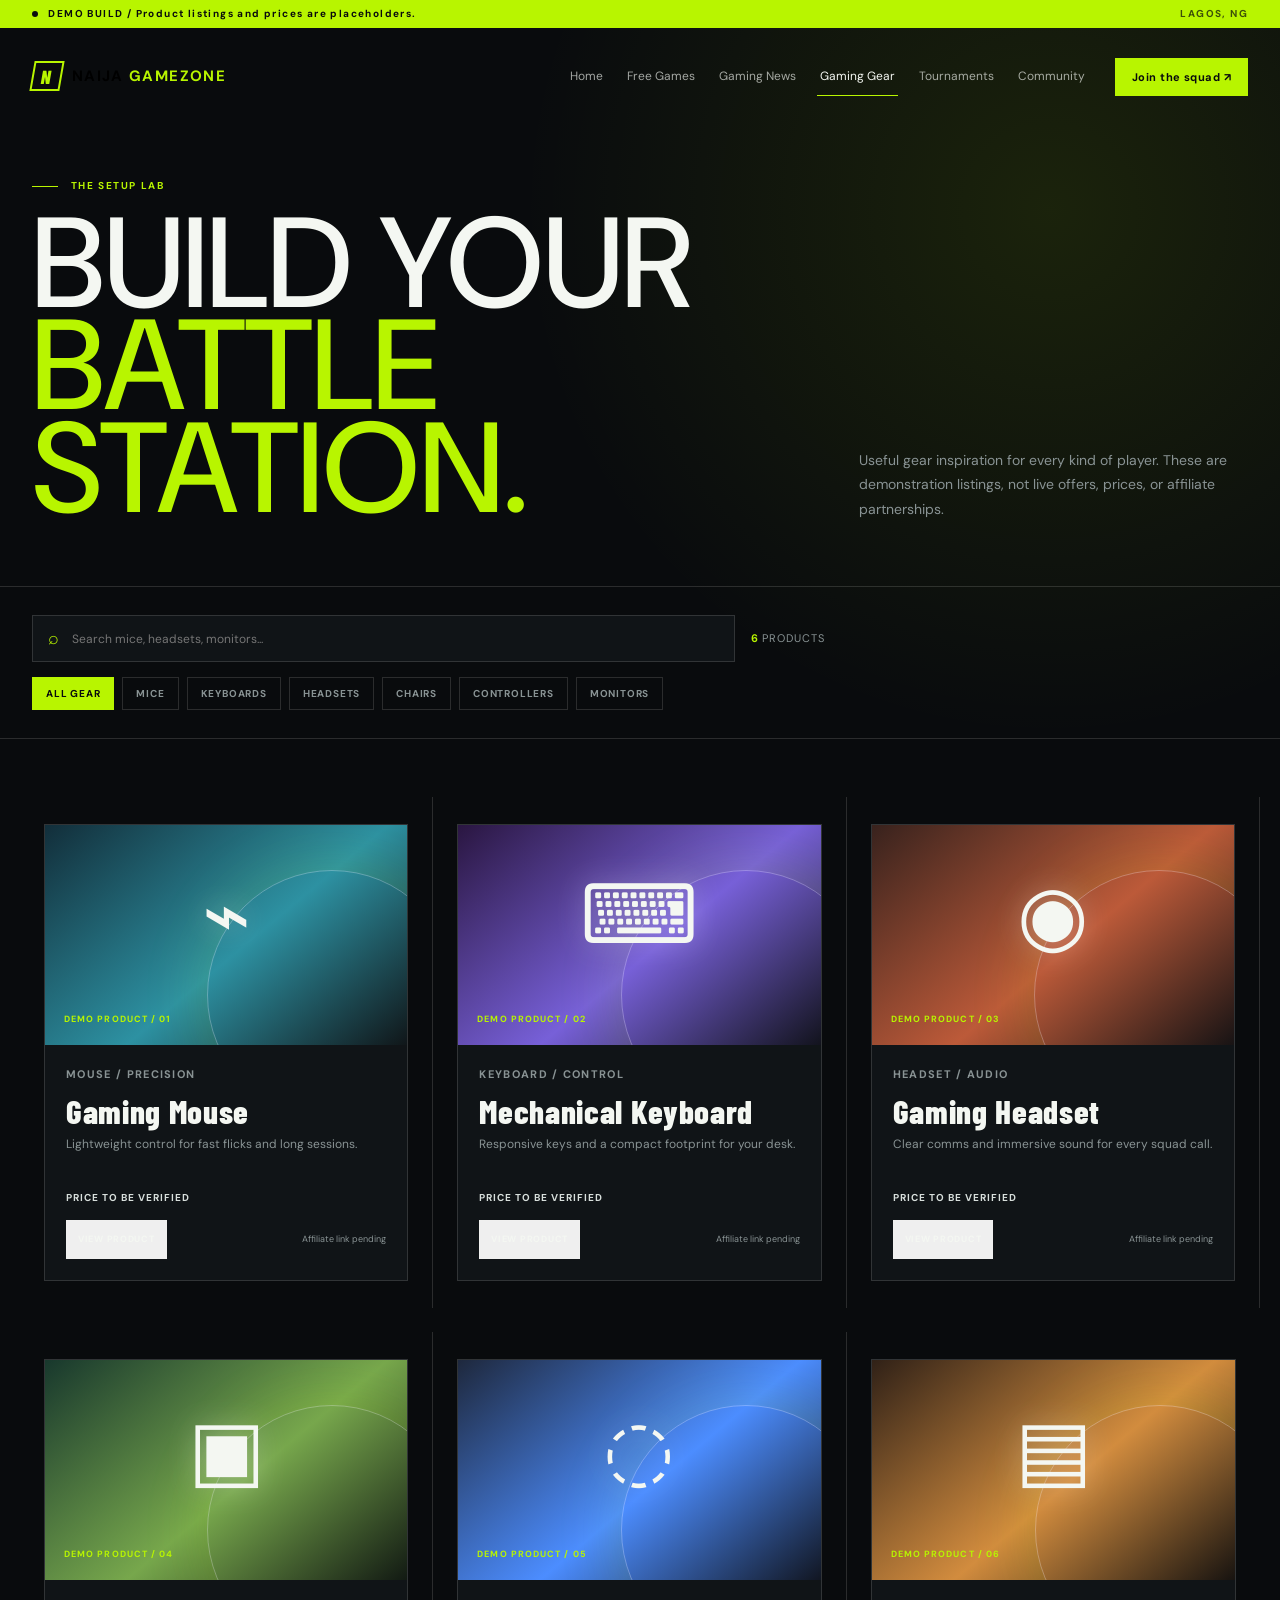
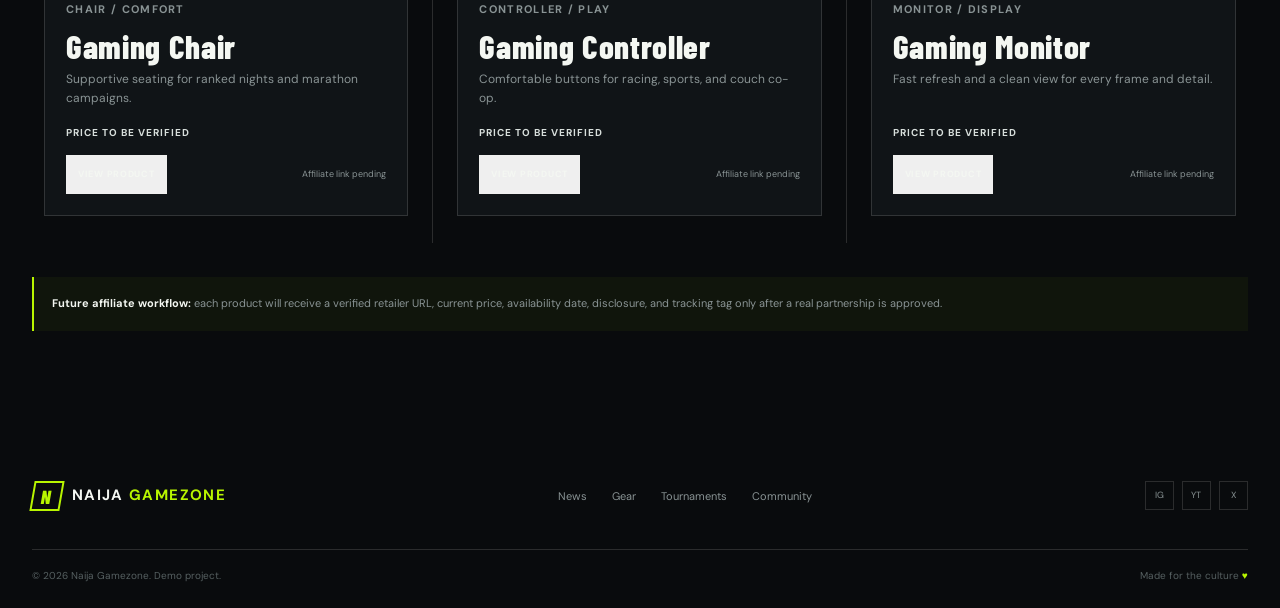
<file: NIJA GAME ZONE/gear.html>
<!DOCTYPE html>
<html lang="en">
<head>
  <meta charset="UTF-8">
  <meta name="viewport" content="width=device-width, initial-scale=1">
  <meta name="description" content="Explore demonstration gaming gear listings for mice, keyboards, headsets, chairs, controllers, and monitors.">
  <title>Gaming Gear | NAIJA GAMEZONE</title>
  <link rel="preconnect" href="https://fonts.googleapis.com">
  <link rel="preconnect" href="https://fonts.gstatic.com" crossorigin>
  <link href="https://fonts.googleapis.com/css2?family=Barlow+Condensed:wght@500;600;700;800&family=DM+Sans:wght@400;500;700&display=swap" rel="stylesheet">
  <link href="https://cdn.jsdelivr.net/npm/bootstrap@5.3.3/dist/css/bootstrap.min.css" rel="stylesheet">
  <link rel="stylesheet" href="css/style.css">
</head>
<body>
  <div class="demo-strip" role="note"><div class="container d-flex justify-content-between align-items-center gap-3"><span><span class="status-dot"></span> DEMO BUILD <span class="d-none d-sm-inline">/ Product listings and prices are placeholders.</span></span><span class="demo-strip__location">LAGOS, NG</span></div></div>
  <nav class="navbar navbar-expand-lg site-nav" aria-label="Main navigation"><div class="container"><a class="navbar-brand brand-mark" href="index.html" aria-label="Naija Gamezone home"><span class="brand-mark__symbol">N</span><span>NAIJA <strong>GAMEZONE</strong></span></a><button class="navbar-toggler" type="button" data-bs-toggle="collapse" data-bs-target="#mainNav" aria-controls="mainNav" aria-expanded="false" aria-label="Toggle navigation"><span class="navbar-toggler-icon"></span></button><div class="collapse navbar-collapse" id="mainNav"><ul class="navbar-nav ms-auto align-items-lg-center gap-lg-1"><li class="nav-item"><a class="nav-link" href="index.html">Home</a></li><li class="nav-item"><a class="nav-link" href="free-games.html">Free Games</a></li><li class="nav-item"><a class="nav-link" href="news.html">Gaming News</a></li><li class="nav-item"><a class="nav-link active" href="gear.html" aria-current="page">Gaming Gear</a></li><li class="nav-item"><a class="nav-link" href="index.html#tournaments">Tournaments</a></li><li class="nav-item"><a class="nav-link" href="index.html#community">Community</a></li><li class="nav-item ms-lg-3"><a class="nav-cta" href="index.html#contact">Join the squad <span aria-hidden="true">↗</span></a></li></ul></div></div></nav>

  <main class="gear-page">
    <section class="gear-page__hero"><div class="container"><div class="row align-items-end g-4"><div class="col-lg-8"><p class="eyebrow"><span class="eyebrow-line"></span> The setup lab</p><h1>BUILD YOUR<br><span>BATTLE STATION.</span></h1></div><div class="col-lg-4"><p>Useful gear inspiration for every kind of player. These are demonstration listings, not live offers, prices, or affiliate partnerships.</p></div></div></div></section>
    <section class="gear-controls"><div class="container"><div class="row g-3 align-items-center"><div class="col-lg-7"><label class="visually-hidden" for="gearSearch">Search gear</label><div class="search-box"><span aria-hidden="true">⌕</span><input type="search" id="gearSearch" placeholder="Search mice, headsets, monitors..."></div></div><div class="col-lg-3"><p class="results-count mb-0"><strong id="gearCount">6</strong> products</p></div></div><div class="filter-list" role="group" aria-label="Filter gear by category"><button class="filter-button is-active" type="button" data-category="all">All gear</button><button class="filter-button" type="button" data-category="mouse">Mice</button><button class="filter-button" type="button" data-category="keyboard">Keyboards</button><button class="filter-button" type="button" data-category="headset">Headsets</button><button class="filter-button" type="button" data-category="chair">Chairs</button><button class="filter-button" type="button" data-category="controller">Controllers</button><button class="filter-button" type="button" data-category="monitor">Monitors</button></div></div></section>
    <section class="gear-catalog"><div class="container"><div class="row g-4" id="gearGrid">
      <div class="col-md-6 col-lg-4 gear-item" data-name="Gaming Mouse" data-category="mouse"><article class="product-card"><div class="product-card__visual product-card__visual--mouse"><span class="product-icon">⌁</span><span class="product-label">DEMO PRODUCT / 01</span></div><div class="product-card__body"><p class="product-category">MOUSE / PRECISION</p><h2>Gaming Mouse</h2><p>Lightweight control for fast flicks and long sessions.</p><div class="product-card__price">PRICE TO BE VERIFIED</div><div class="product-card__actions"><button class="button button--small-ghost product-button" type="button" data-product="mouse">View product</button><span class="affiliate-placeholder">Affiliate link pending</span></div></div></article></div>
      <div class="col-md-6 col-lg-4 gear-item" data-name="Mechanical Keyboard" data-category="keyboard"><article class="product-card"><div class="product-card__visual product-card__visual--keyboard"><span class="product-icon">⌨</span><span class="product-label">DEMO PRODUCT / 02</span></div><div class="product-card__body"><p class="product-category">KEYBOARD / CONTROL</p><h2>Mechanical Keyboard</h2><p>Responsive keys and a compact footprint for your desk.</p><div class="product-card__price">PRICE TO BE VERIFIED</div><div class="product-card__actions"><button class="button button--small-ghost product-button" type="button" data-product="keyboard">View product</button><span class="affiliate-placeholder">Affiliate link pending</span></div></div></article></div>
      <div class="col-md-6 col-lg-4 gear-item" data-name="Gaming Headset" data-category="headset"><article class="product-card"><div class="product-card__visual product-card__visual--headset"><span class="product-icon">◉</span><span class="product-label">DEMO PRODUCT / 03</span></div><div class="product-card__body"><p class="product-category">HEADSET / AUDIO</p><h2>Gaming Headset</h2><p>Clear comms and immersive sound for every squad call.</p><div class="product-card__price">PRICE TO BE VERIFIED</div><div class="product-card__actions"><button class="button button--small-ghost product-button" type="button" data-product="headset">View product</button><span class="affiliate-placeholder">Affiliate link pending</span></div></div></article></div>
      <div class="col-md-6 col-lg-4 gear-item" data-name="Gaming Chair" data-category="chair"><article class="product-card"><div class="product-card__visual product-card__visual--chair"><span class="product-icon">▣</span><span class="product-label">DEMO PRODUCT / 04</span></div><div class="product-card__body"><p class="product-category">CHAIR / COMFORT</p><h2>Gaming Chair</h2><p>Supportive seating for ranked nights and marathon campaigns.</p><div class="product-card__price">PRICE TO BE VERIFIED</div><div class="product-card__actions"><button class="button button--small-ghost product-button" type="button" data-product="chair">View product</button><span class="affiliate-placeholder">Affiliate link pending</span></div></div></article></div>
      <div class="col-md-6 col-lg-4 gear-item" data-name="Gaming Controller" data-category="controller"><article class="product-card"><div class="product-card__visual product-card__visual--controller"><span class="product-icon">◌</span><span class="product-label">DEMO PRODUCT / 05</span></div><div class="product-card__body"><p class="product-category">CONTROLLER / PLAY</p><h2>Gaming Controller</h2><p>Comfortable buttons for racing, sports, and couch co-op.</p><div class="product-card__price">PRICE TO BE VERIFIED</div><div class="product-card__actions"><button class="button button--small-ghost product-button" type="button" data-product="controller">View product</button><span class="affiliate-placeholder">Affiliate link pending</span></div></div></article></div>
      <div class="col-md-6 col-lg-4 gear-item" data-name="Gaming Monitor" data-category="monitor"><article class="product-card"><div class="product-card__visual product-card__visual--monitor"><span class="product-icon">▤</span><span class="product-label">DEMO PRODUCT / 06</span></div><div class="product-card__body"><p class="product-category">MONITOR / DISPLAY</p><h2>Gaming Monitor</h2><p>Fast refresh and a clean view for every frame and detail.</p><div class="product-card__price">PRICE TO BE VERIFIED</div><div class="product-card__actions"><button class="button button--small-ghost product-button" type="button" data-product="monitor">View product</button><span class="affiliate-placeholder">Affiliate link pending</span></div></div></article></div>
    </div><div class="no-results" id="gearNoResults">No gear matches that search yet. Try another product type.</div><div class="gear-monetization-note"><strong>Future affiliate workflow:</strong> each product will receive a verified retailer URL, current price, availability date, disclosure, and tracking tag only after a real partnership is approved.</div></div></section>
  </main>

  <div class="modal fade" id="productModal" tabindex="-1" aria-labelledby="productModalTitle" aria-hidden="true"><div class="modal-dialog modal-dialog-centered"><div class="modal-content detail-dialog"><div class="modal-header"><h2 class="modal-title" id="productModalTitle">Product details</h2><button type="button" class="btn-close" data-bs-dismiss="modal" aria-label="Close product details"></button></div><div class="modal-body"><p id="productModalText"></p><p class="article-demo-label">DEMONSTRATION PRODUCT / No price, availability, retailer, or affiliate partnership is being claimed.</p></div></div></div></div>
  <footer class="site-footer"><div class="container"><div class="footer-top"><a class="brand-mark" href="index.html"><span class="brand-mark__symbol">N</span><span>NAIJA <strong>GAMEZONE</strong></span></a><div class="footer-links"><a href="news.html">News</a><a href="gear.html">Gear</a><a href="index.html#tournaments">Tournaments</a><a href="index.html#community">Community</a></div><div class="social-links"><a href="index.html#contact" aria-label="Instagram">IG</a><a href="index.html#contact" aria-label="YouTube">YT</a><a href="index.html#contact" aria-label="X">X</a></div></div><div class="footer-bottom"><span>© 2026 Naija Gamezone. Demo project.</span><span>Made for the culture <span class="accent">♥</span></span></div></div></footer>
  <script src="https://cdn.jsdelivr.net/npm/bootstrap@5.3.3/dist/js/bootstrap.bundle.min.js"></script><script src="js/gear.js"></script>
</body>
</html>
</file>
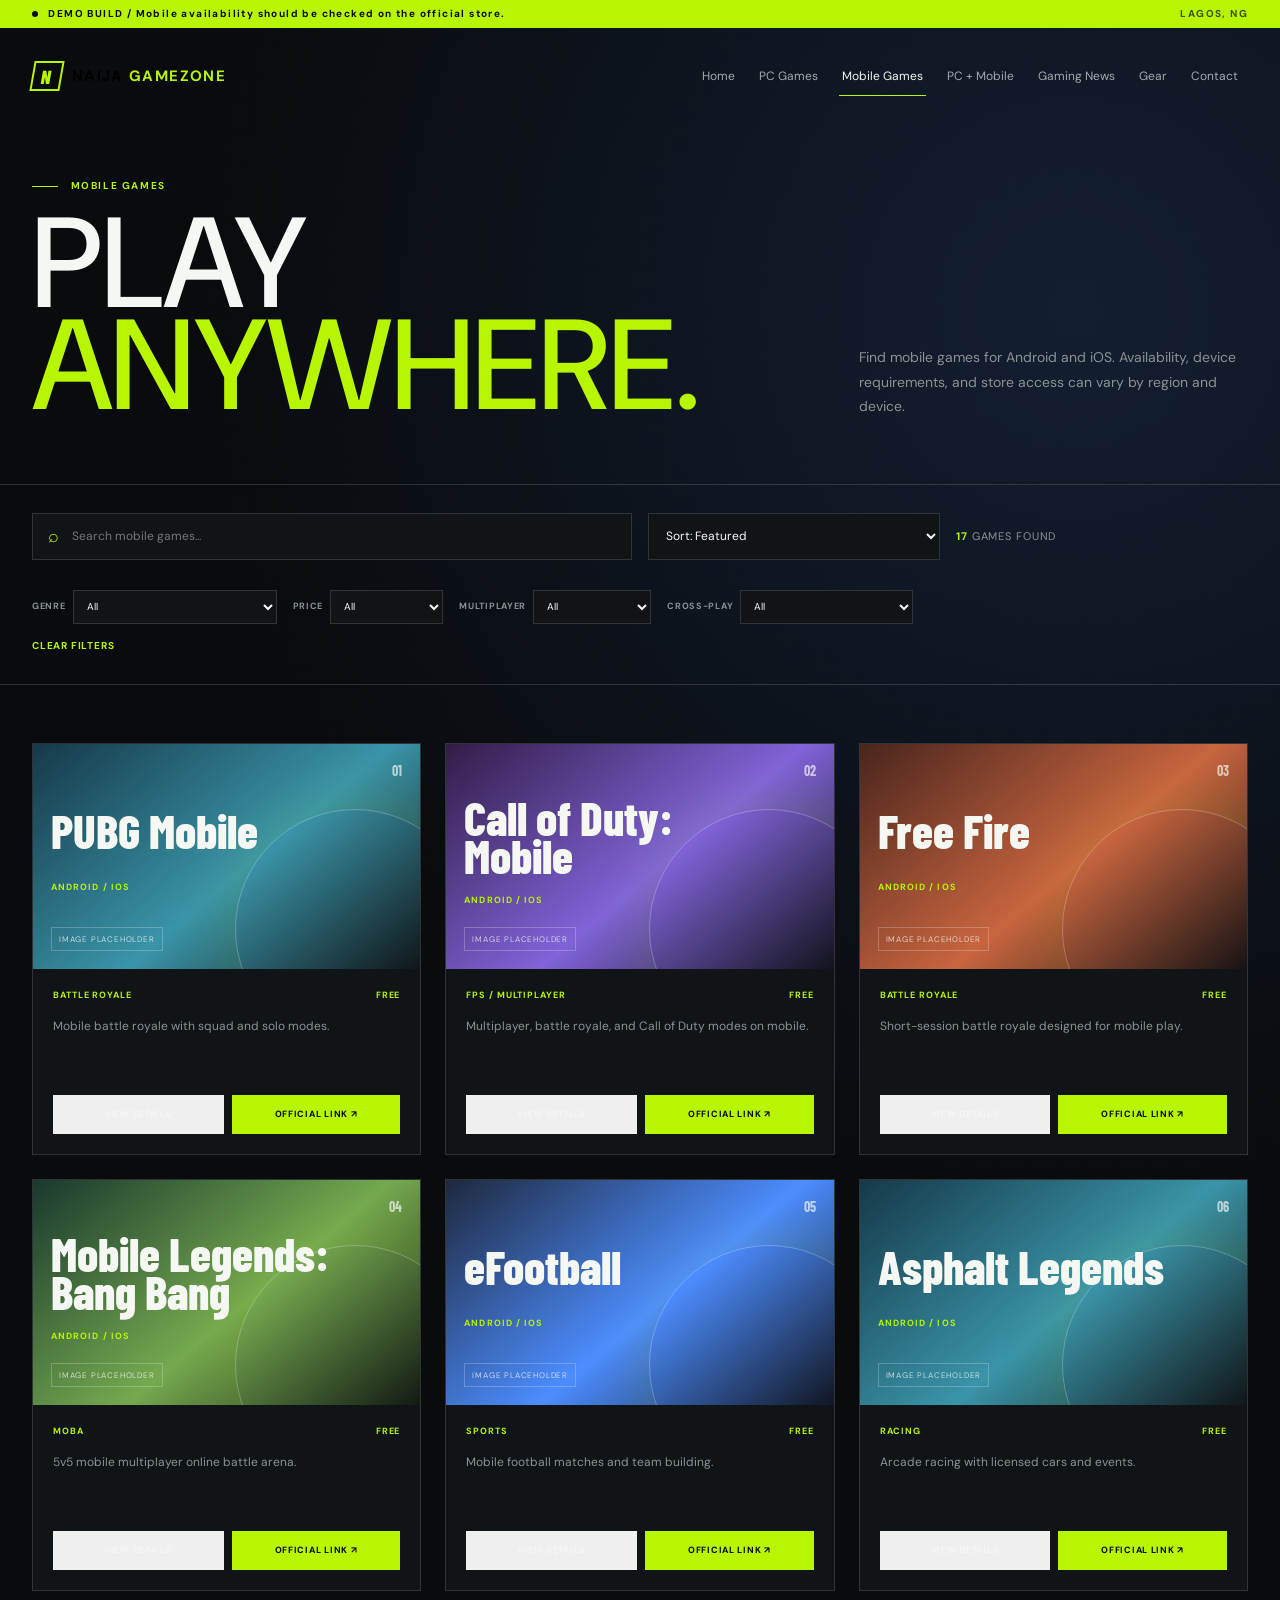
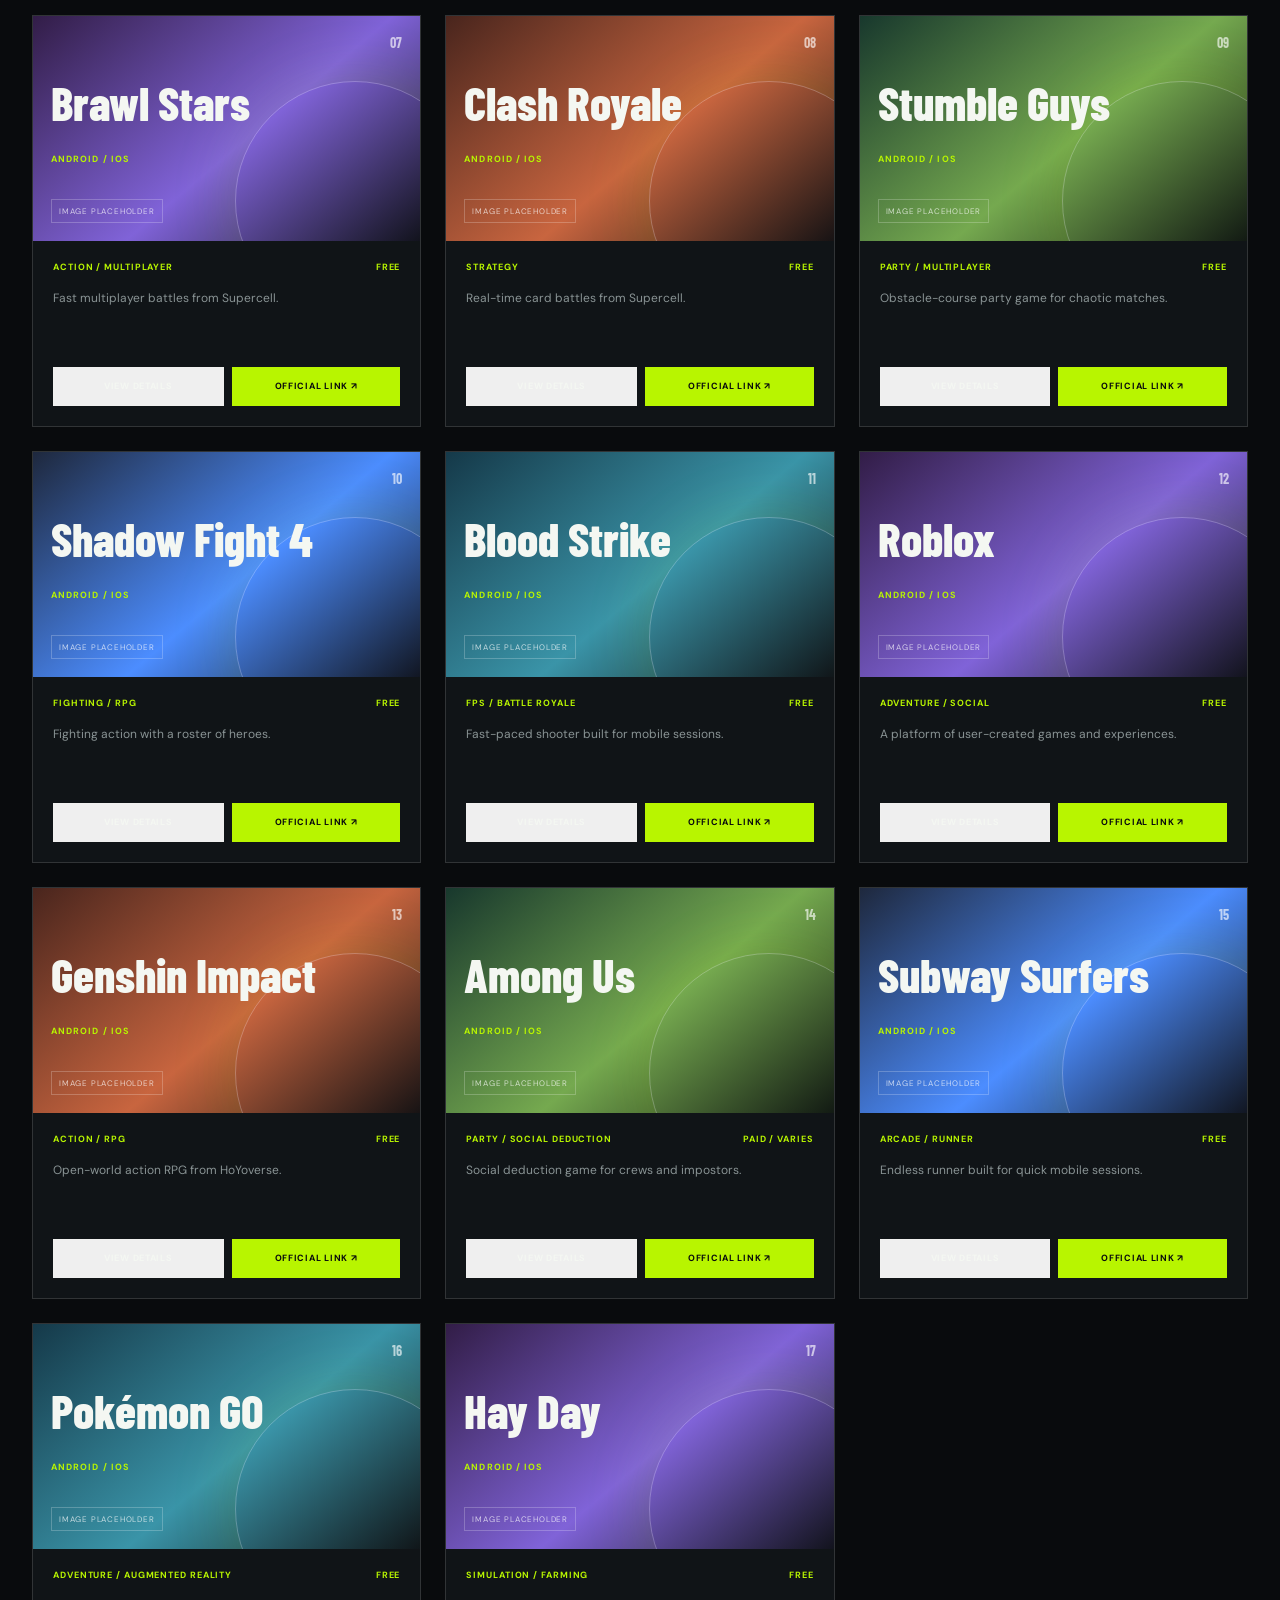
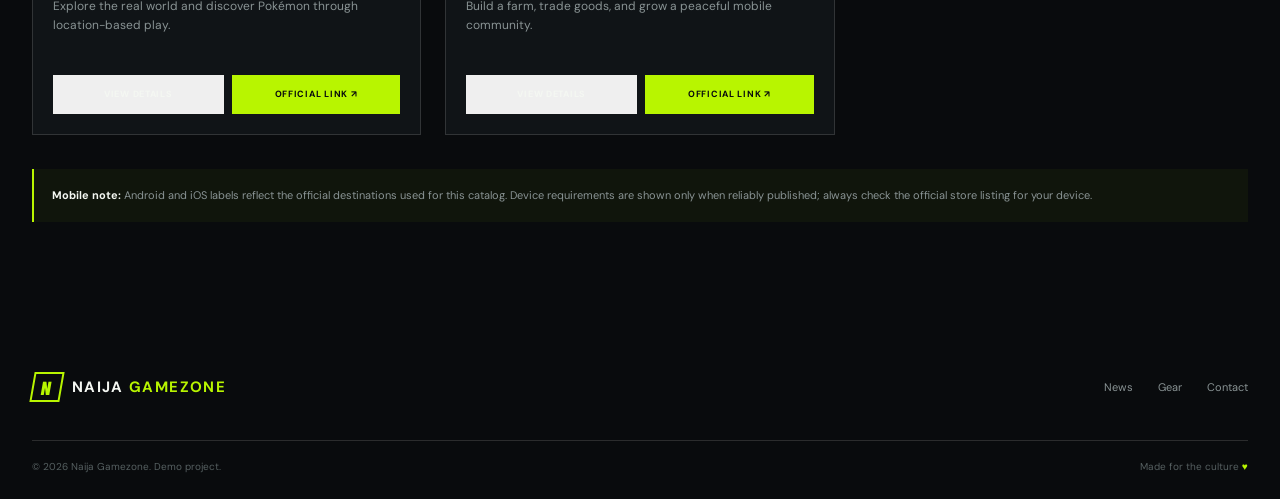
<file: NIJA GAME ZONE/mobile-games.html>
<!DOCTYPE html>
<html lang="en"><head><meta charset="UTF-8"><meta name="viewport" content="width=device-width, initial-scale=1"><meta name="description" content="Explore mobile games for Android and iOS on Naija Gamezone with official links and availability notes."><title>Mobile Games | NAIJA GAMEZONE</title><link rel="preconnect" href="https://fonts.googleapis.com"><link rel="preconnect" href="https://fonts.gstatic.com" crossorigin><link href="https://fonts.googleapis.com/css2?family=Barlow+Condensed:wght@500;600;700;800&family=DM+Sans:wght@400;500;700&display=swap" rel="stylesheet"><link href="https://cdn.jsdelivr.net/npm/bootstrap@5.3.3/dist/css/bootstrap.min.css" rel="stylesheet"><link rel="stylesheet" href="css/style.css"></head>
<body><div class="demo-strip" role="note"><div class="container d-flex justify-content-between align-items-center gap-3"><span><span class="status-dot"></span> DEMO BUILD <span class="d-none d-sm-inline">/ Mobile availability should be checked on the official store.</span></span><span class="demo-strip__location">LAGOS, NG</span></div></div><nav class="navbar navbar-expand-lg site-nav" aria-label="Main navigation"><div class="container"><a class="navbar-brand brand-mark" href="index.html" aria-label="Naija Gamezone home"><span class="brand-mark__symbol">N</span><span>NAIJA <strong>GAMEZONE</strong></span></a><button class="navbar-toggler" type="button" data-bs-toggle="collapse" data-bs-target="#mainNav" aria-controls="mainNav" aria-expanded="false" aria-label="Toggle navigation"><span class="navbar-toggler-icon"></span></button><div class="collapse navbar-collapse" id="mainNav"><ul class="navbar-nav ms-auto align-items-lg-center gap-lg-1"><li class="nav-item"><a class="nav-link" href="index.html">Home</a></li><li class="nav-item"><a class="nav-link" href="pc-games.html">PC Games</a></li><li class="nav-item"><a class="nav-link active" href="mobile-games.html" aria-current="page">Mobile Games</a></li><li class="nav-item"><a class="nav-link" href="cross-platform-games.html">PC + Mobile</a></li><li class="nav-item"><a class="nav-link" href="news.html">Gaming News</a></li><li class="nav-item"><a class="nav-link" href="gear.html">Gear</a></li><li class="nav-item"><a class="nav-link" href="contact.html">Contact</a></li></ul></div></div></nav>
<main class="catalog-page" data-catalog="mobile"><section class="catalog-hero"><div class="container"><div class="row align-items-end g-4"><div class="col-lg-8"><p class="eyebrow"><span class="eyebrow-line"></span> Mobile games</p><h1>PLAY<br><span>ANYWHERE.</span></h1></div><div class="col-lg-4"><p>Find mobile games for Android and iOS. Availability, device requirements, and store access can vary by region and device.</p></div></div></div></section><section class="catalog-tools"><div class="container"><div class="row g-3 align-items-center"><div class="col-lg-6"><label class="visually-hidden" for="catalogSearch">Search mobile games</label><div class="search-box"><span aria-hidden="true">⌕</span><input id="catalogSearch" type="search" placeholder="Search mobile games..."></div></div><div class="col-lg-3"><select class="sort-select" id="catalogSort" aria-label="Sort games"><option value="featured">Sort: Featured</option><option value="az">Name: A to Z</option><option value="za">Name: Z to A</option></select></div><div class="col-lg-3"><p class="results-count mb-0"><strong id="catalogCount">12</strong> games found</p></div></div><div class="filter-list" id="catalogFilters" role="group" aria-label="Filter mobile games"></div><button class="clear-filters" id="clearFilters" type="button">Clear filters</button></div></section><section class="catalog-results"><div class="container"><div class="row g-4" id="catalogGrid"></div><div class="no-results" id="catalogNoResults">No games match your filters. Try clearing the search or category.</div><div class="catalog-note"><strong>Mobile note:</strong> Android and iOS labels reflect the official destinations used for this catalog. Device requirements are shown only when reliably published; always check the official store listing for your device.</div></div></section></main><div class="modal fade" id="catalogModal" tabindex="-1" aria-labelledby="catalogModalTitle" aria-hidden="true"><div class="modal-dialog modal-dialog-centered"><div class="modal-content detail-dialog"><div class="modal-header"><h2 class="modal-title" id="catalogModalTitle">Game details</h2><button type="button" class="btn-close" data-bs-dismiss="modal" aria-label="Close game details"></button></div><div class="modal-body" id="catalogModalBody"></div></div></div></div><footer class="site-footer"><div class="container"><div class="footer-top"><a class="brand-mark" href="index.html"><span class="brand-mark__symbol">N</span><span>NAIJA <strong>GAMEZONE</strong></span></a><div class="footer-links"><a href="news.html">News</a><a href="gear.html">Gear</a><a href="contact.html">Contact</a></div></div><div class="footer-bottom"><span>© 2026 Naija Gamezone. Demo project.</span><span>Made for the culture <span class="accent">♥</span></span></div></div></footer><script src="https://cdn.jsdelivr.net/npm/bootstrap@5.3.3/dist/js/bootstrap.bundle.min.js"></script><script src="js/catalog.js"></script></body></html>
</file>
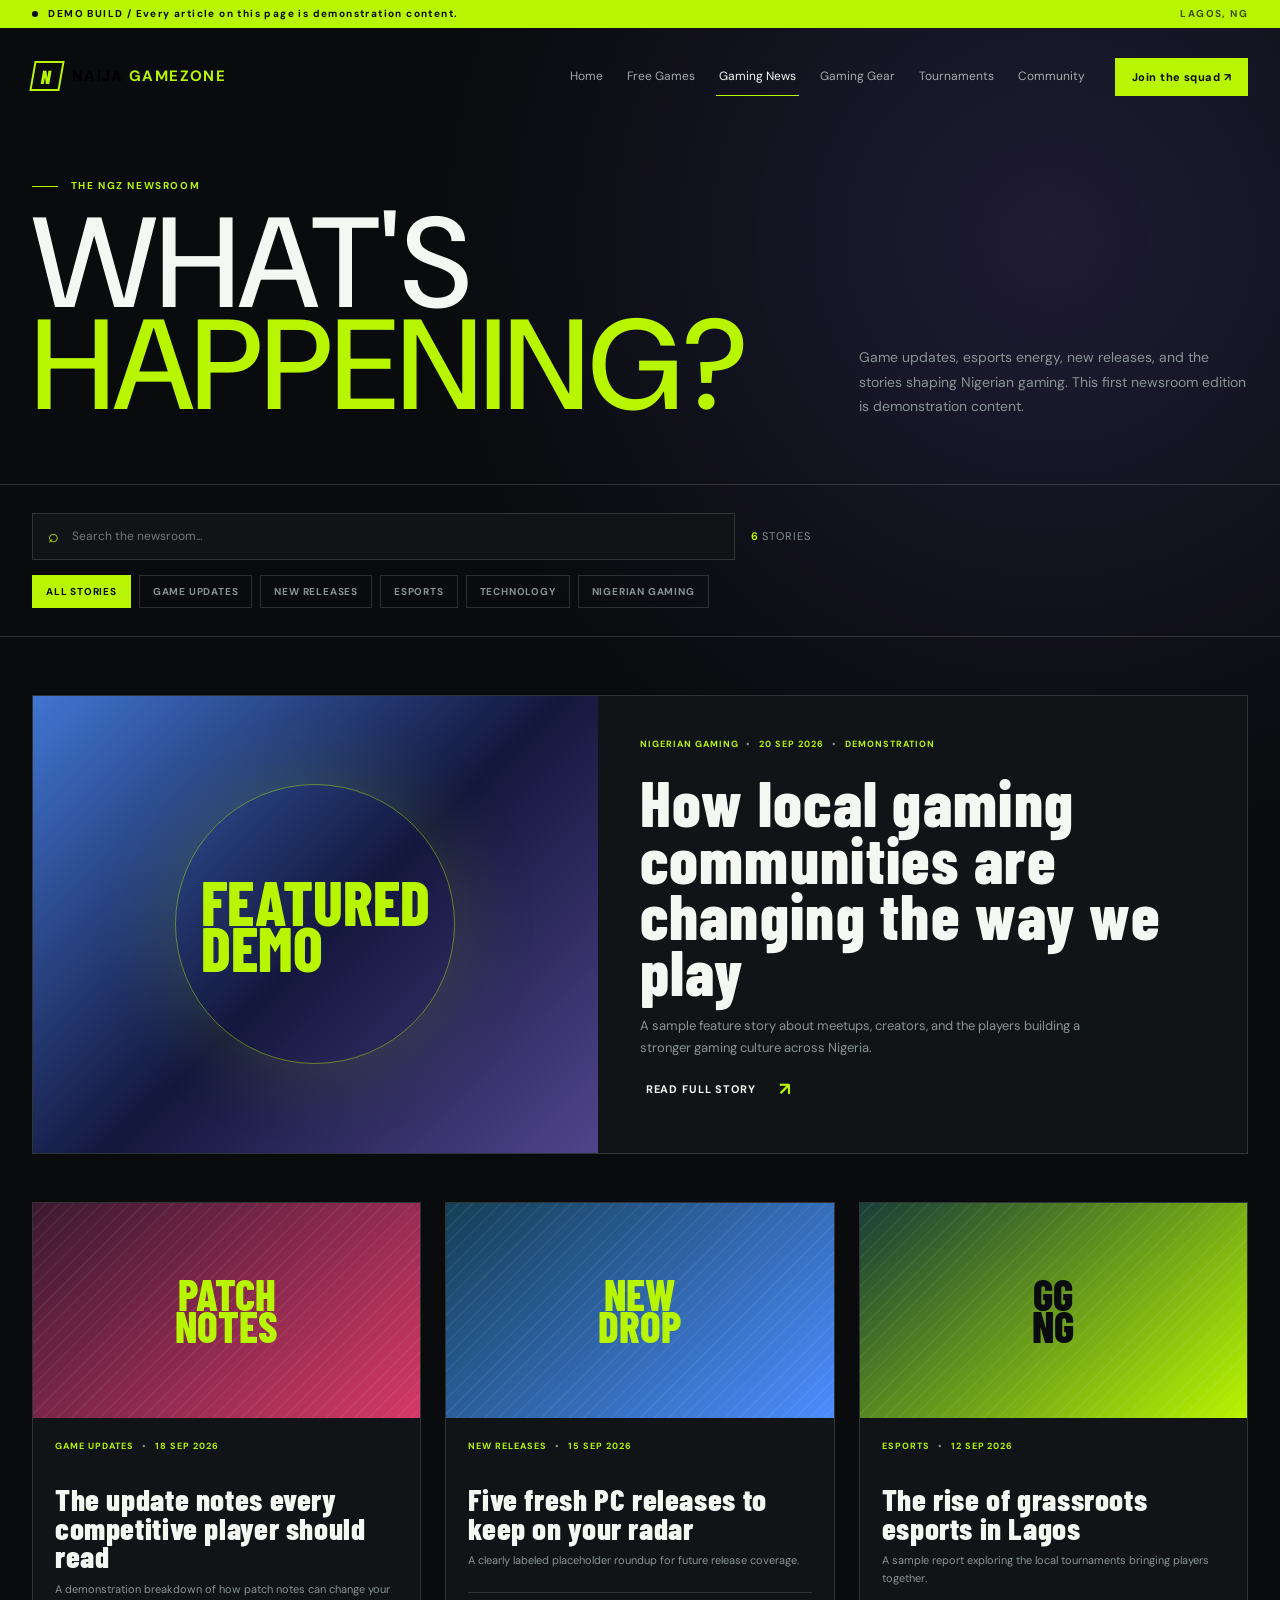
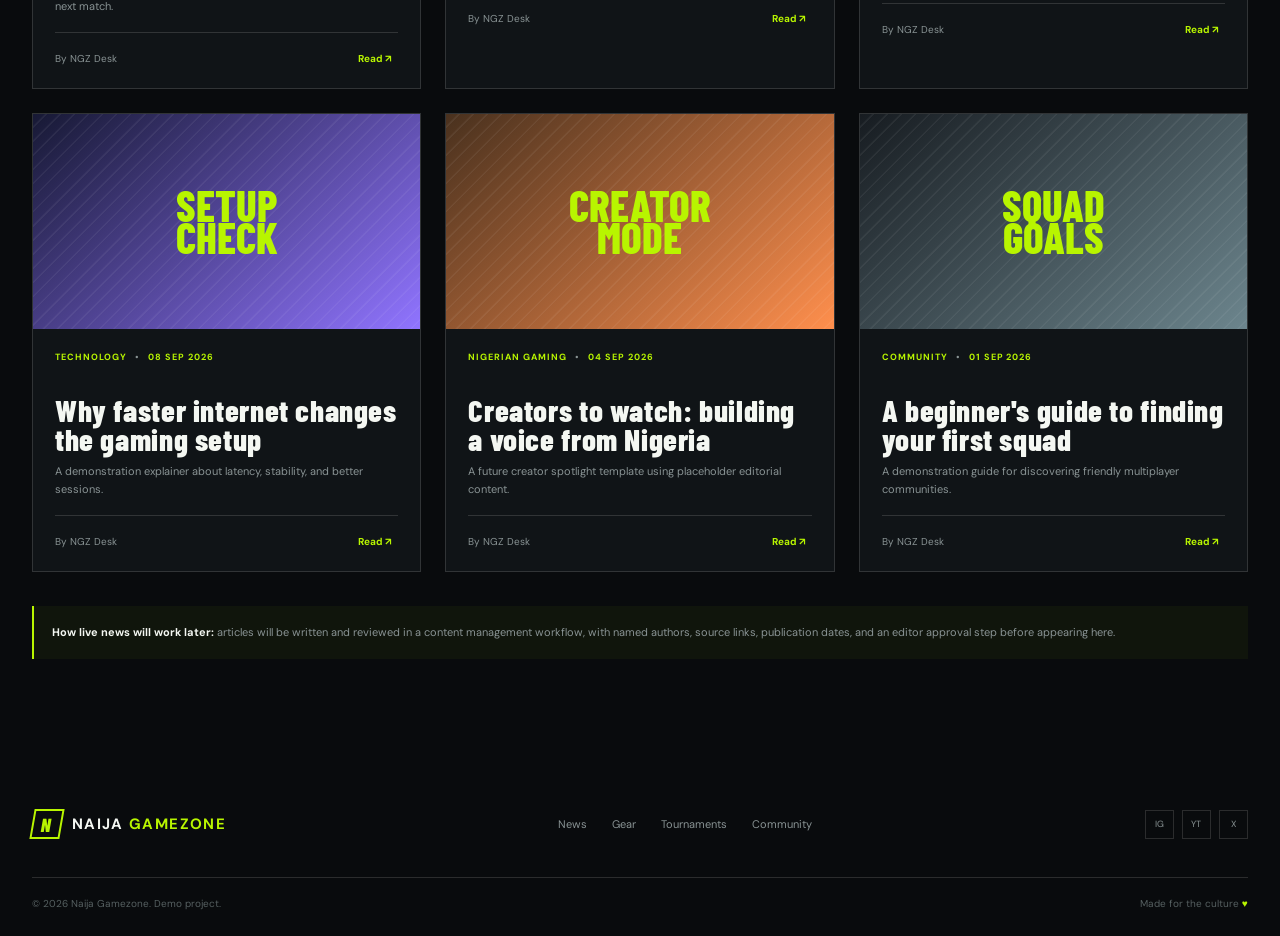
<file: NIJA GAME ZONE/news.html>
<!DOCTYPE html>
<html lang="en">
<head>
  <meta charset="UTF-8">
  <meta name="viewport" content="width=device-width, initial-scale=1">
  <meta name="description" content="Read demonstration gaming news covering game updates, esports, technology, new releases, and Nigerian gaming.">
  <title>Gaming News | NAIJA GAMEZONE</title>
  <link rel="preconnect" href="https://fonts.googleapis.com">
  <link rel="preconnect" href="https://fonts.gstatic.com" crossorigin>
  <link href="https://fonts.googleapis.com/css2?family=Barlow+Condensed:wght@500;600;700;800&family=DM+Sans:wght@400;500;700&display=swap" rel="stylesheet">
  <link href="https://cdn.jsdelivr.net/npm/bootstrap@5.3.3/dist/css/bootstrap.min.css" rel="stylesheet">
  <link rel="stylesheet" href="css/style.css">
</head>
<body>
  <div class="demo-strip" role="note"><div class="container d-flex justify-content-between align-items-center gap-3"><span><span class="status-dot"></span> DEMO BUILD <span class="d-none d-sm-inline">/ Every article on this page is demonstration content.</span></span><span class="demo-strip__location">LAGOS, NG</span></div></div>
  <nav class="navbar navbar-expand-lg site-nav" aria-label="Main navigation"><div class="container"><a class="navbar-brand brand-mark" href="index.html" aria-label="Naija Gamezone home"><span class="brand-mark__symbol">N</span><span>NAIJA <strong>GAMEZONE</strong></span></a><button class="navbar-toggler" type="button" data-bs-toggle="collapse" data-bs-target="#mainNav" aria-controls="mainNav" aria-expanded="false" aria-label="Toggle navigation"><span class="navbar-toggler-icon"></span></button><div class="collapse navbar-collapse" id="mainNav"><ul class="navbar-nav ms-auto align-items-lg-center gap-lg-1"><li class="nav-item"><a class="nav-link" href="index.html">Home</a></li><li class="nav-item"><a class="nav-link" href="free-games.html">Free Games</a></li><li class="nav-item"><a class="nav-link active" href="news.html" aria-current="page">Gaming News</a></li><li class="nav-item"><a class="nav-link" href="index.html#gear">Gaming Gear</a></li><li class="nav-item"><a class="nav-link" href="index.html#tournaments">Tournaments</a></li><li class="nav-item"><a class="nav-link" href="index.html#community">Community</a></li><li class="nav-item ms-lg-3"><a class="nav-cta" href="index.html#contact">Join the squad <span aria-hidden="true">↗</span></a></li></ul></div></div></nav>

  <main class="news-page">
    <section class="news-page__hero"><div class="container"><div class="row align-items-end g-4"><div class="col-lg-8"><p class="eyebrow"><span class="eyebrow-line"></span> The NGZ newsroom</p><h1>WHAT'S<br><span>HAPPENING?</span></h1></div><div class="col-lg-4"><p>Game updates, esports energy, new releases, and the stories shaping Nigerian gaming. This first newsroom edition is demonstration content.</p></div></div></div></section>
    <section class="news-controls"><div class="container"><div class="row g-3 align-items-center"><div class="col-lg-7"><label class="visually-hidden" for="articleSearch">Search articles</label><div class="search-box"><span aria-hidden="true">⌕</span><input type="search" id="articleSearch" placeholder="Search the newsroom..."></div></div><div class="col-lg-3"><p class="results-count mb-0"><strong id="articleCount">6</strong> stories</p></div></div><div class="filter-list" role="group" aria-label="Filter articles by category"><button class="filter-button is-active" type="button" data-category="all">All stories</button><button class="filter-button" type="button" data-category="game-updates">Game updates</button><button class="filter-button" type="button" data-category="new-releases">New releases</button><button class="filter-button" type="button" data-category="esports">Esports</button><button class="filter-button" type="button" data-category="technology">Technology</button><button class="filter-button" type="button" data-category="nigerian-gaming">Nigerian gaming</button></div></div></section>
    <section class="news-feed"><div class="container"><article class="news-feature"><div class="news-feature__image"><span>FEATURED<br>DEMO</span></div><div class="news-feature__body"><p class="story-meta">NIGERIAN GAMING <span>•</span> 20 SEP 2026 <span>•</span> DEMONSTRATION</p><h2>How local gaming communities are changing the way we play</h2><p>A sample feature story about meetups, creators, and the players building a stronger gaming culture across Nigeria.</p><button class="text-link article-button" type="button" data-article="communities">Read full story <span aria-hidden="true">↗</span></button></div></article><div class="row g-4 mt-4" id="articleGrid">
      <div class="col-md-6 col-lg-4 article-item" data-title="The update notes every competitive player should read" data-category="game-updates"><article class="news-card"><div class="news-card__image news-card__image--update"><span>PATCH<br>NOTES</span></div><div class="news-card__body"><p class="story-meta">GAME UPDATES <span>•</span> 18 SEP 2026</p><h2>The update notes every competitive player should read</h2><p>A demonstration breakdown of how patch notes can change your next match.</p><div class="news-card__footer"><span>By NGZ Desk</span><button class="article-button" type="button" data-article="patch">Read ↗</button></div></div></article></div>
      <div class="col-md-6 col-lg-4 article-item" data-title="Five fresh PC releases to keep on your radar" data-category="new-releases"><article class="news-card"><div class="news-card__image news-card__image--release"><span>NEW<br>DROP</span></div><div class="news-card__body"><p class="story-meta">NEW RELEASES <span>•</span> 15 SEP 2026</p><h2>Five fresh PC releases to keep on your radar</h2><p>A clearly labeled placeholder roundup for future release coverage.</p><div class="news-card__footer"><span>By NGZ Desk</span><button class="article-button" type="button" data-article="releases">Read ↗</button></div></div></article></div>
      <div class="col-md-6 col-lg-4 article-item" data-title="The rise of grassroots esports in Lagos" data-category="esports nigerian-gaming"><article class="news-card"><div class="news-card__image news-card__image--esports"><span>GG<br>NG</span></div><div class="news-card__body"><p class="story-meta">ESPORTS <span>•</span> 12 SEP 2026</p><h2>The rise of grassroots esports in Lagos</h2><p>A sample report exploring the local tournaments bringing players together.</p><div class="news-card__footer"><span>By NGZ Desk</span><button class="article-button" type="button" data-article="esports">Read ↗</button></div></div></article></div>
      <div class="col-md-6 col-lg-4 article-item" data-title="Why faster internet changes the gaming setup" data-category="technology"><article class="news-card"><div class="news-card__image news-card__image--tech"><span>SETUP<br>CHECK</span></div><div class="news-card__body"><p class="story-meta">TECHNOLOGY <span>•</span> 08 SEP 2026</p><h2>Why faster internet changes the gaming setup</h2><p>A demonstration explainer about latency, stability, and better sessions.</p><div class="news-card__footer"><span>By NGZ Desk</span><button class="article-button" type="button" data-article="technology">Read ↗</button></div></div></article></div>
      <div class="col-md-6 col-lg-4 article-item" data-title="Creators to watch: building a voice from Nigeria" data-category="nigerian-gaming"><article class="news-card"><div class="news-card__image news-card__image--creator"><span>CREATOR<br>MODE</span></div><div class="news-card__body"><p class="story-meta">NIGERIAN GAMING <span>•</span> 04 SEP 2026</p><h2>Creators to watch: building a voice from Nigeria</h2><p>A future creator spotlight template using placeholder editorial content.</p><div class="news-card__footer"><span>By NGZ Desk</span><button class="article-button" type="button" data-article="creators">Read ↗</button></div></div></article></div>
      <div class="col-md-6 col-lg-4 article-item" data-title="A beginner's guide to finding your first squad" data-category="nigerian-gaming esports"><article class="news-card"><div class="news-card__image news-card__image--squad"><span>SQUAD<br>GOALS</span></div><div class="news-card__body"><p class="story-meta">COMMUNITY <span>•</span> 01 SEP 2026</p><h2>A beginner's guide to finding your first squad</h2><p>A demonstration guide for discovering friendly multiplayer communities.</p><div class="news-card__footer"><span>By NGZ Desk</span><button class="article-button" type="button" data-article="squads">Read ↗</button></div></div></article></div>
    </div><div class="no-results" id="articleNoResults">No stories match that search yet. Try a different keyword or category.</div><div class="news-source-note"><strong>How live news will work later:</strong> articles will be written and reviewed in a content management workflow, with named authors, source links, publication dates, and an editor approval step before appearing here.</div></div></section>
  </main>

  <div class="modal fade" id="articleModal" tabindex="-1" aria-labelledby="articleModalTitle" aria-hidden="true"><div class="modal-dialog modal-dialog-centered"><div class="modal-content detail-dialog"><div class="modal-header"><h2 class="modal-title" id="articleModalTitle">Article details</h2><button type="button" class="btn-close" data-bs-dismiss="modal" aria-label="Close article"></button></div><div class="modal-body"><p class="story-meta" id="articleModalMeta"></p><p id="articleModalText"></p><p class="article-demo-label">DEMONSTRATION CONTENT / Full editorial workflow will be connected before publication.</p></div></div></div></div>
  <footer class="site-footer"><div class="container"><div class="footer-top"><a class="brand-mark" href="index.html"><span class="brand-mark__symbol">N</span><span>NAIJA <strong>GAMEZONE</strong></span></a><div class="footer-links"><a href="news.html">News</a><a href="index.html#gear">Gear</a><a href="index.html#tournaments">Tournaments</a><a href="index.html#community">Community</a></div><div class="social-links"><a href="index.html#contact" aria-label="Instagram">IG</a><a href="index.html#contact" aria-label="YouTube">YT</a><a href="index.html#contact" aria-label="X">X</a></div></div><div class="footer-bottom"><span>© 2026 Naija Gamezone. Demo project.</span><span>Made for the culture <span class="accent">♥</span></span></div></div></footer>
  <script src="https://cdn.jsdelivr.net/npm/bootstrap@5.3.3/dist/js/bootstrap.bundle.min.js"></script><script src="js/news.js"></script>
</body>
</html>
</file>
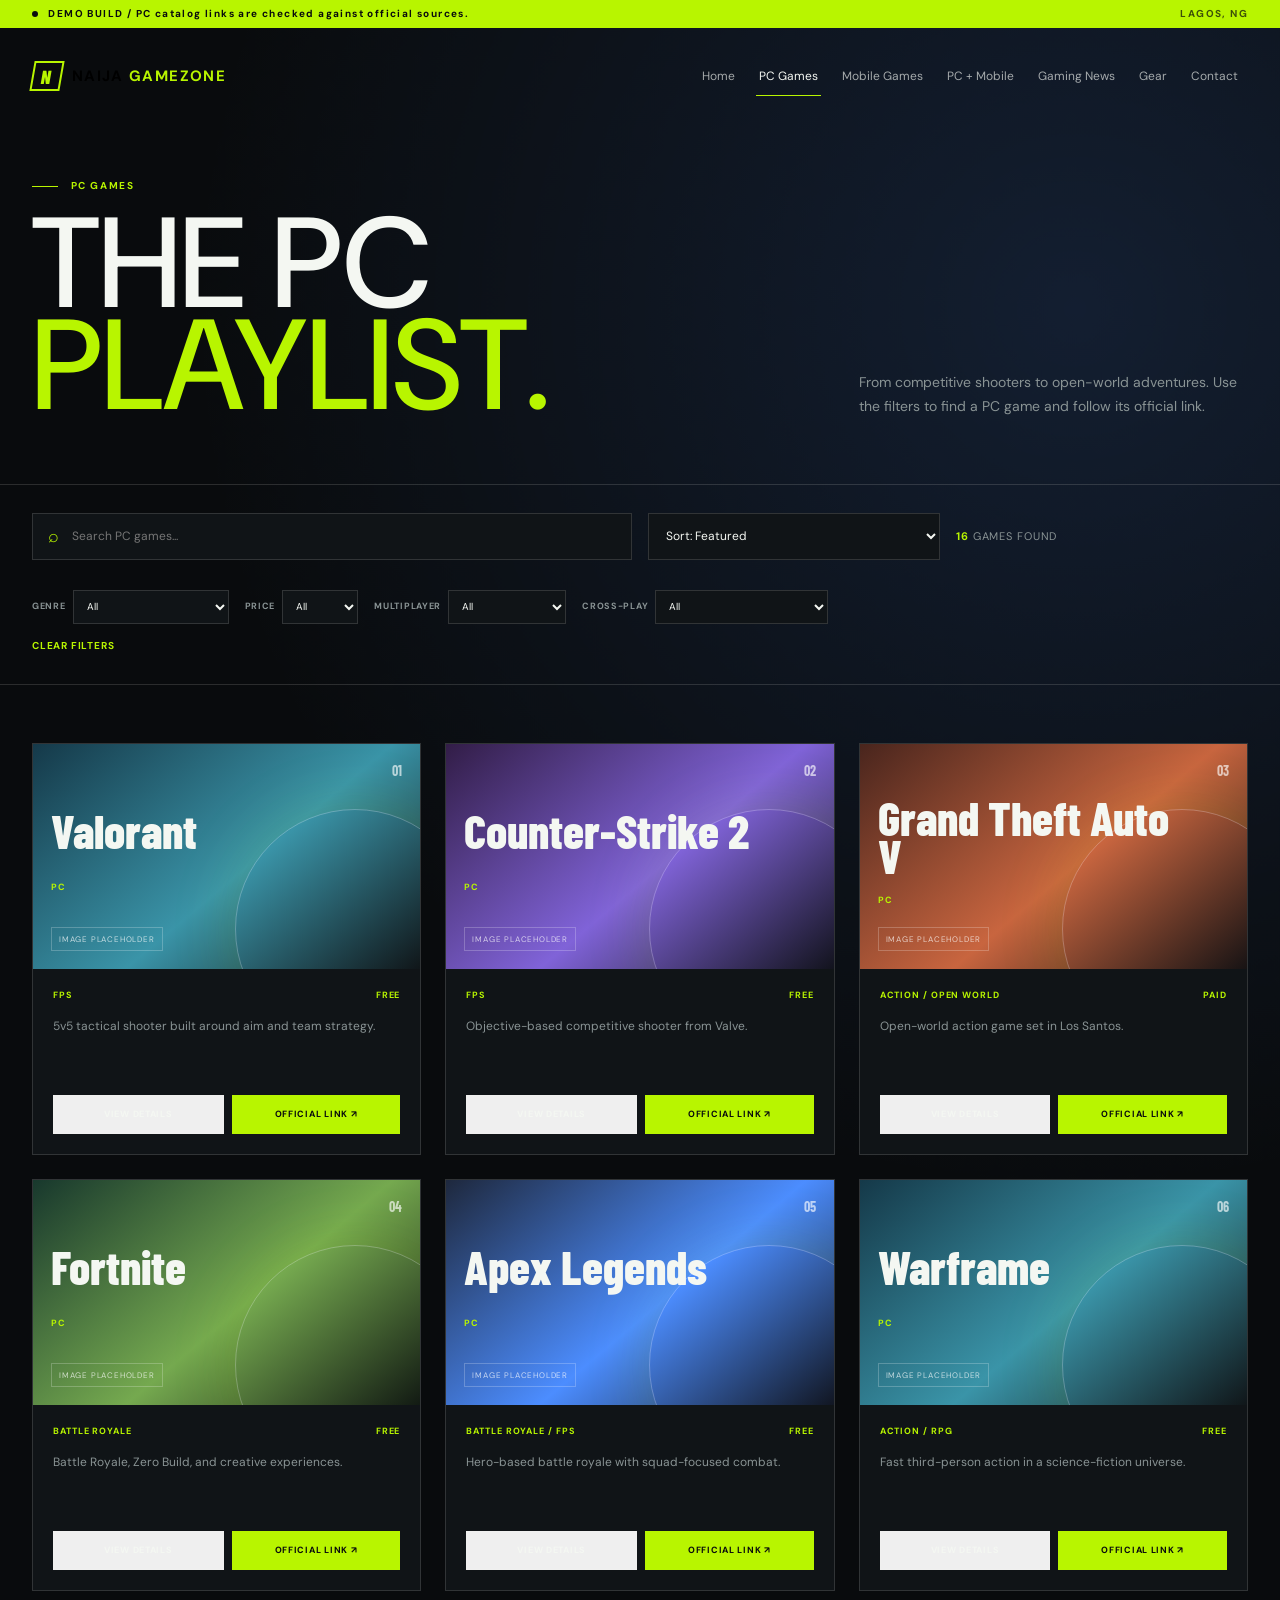
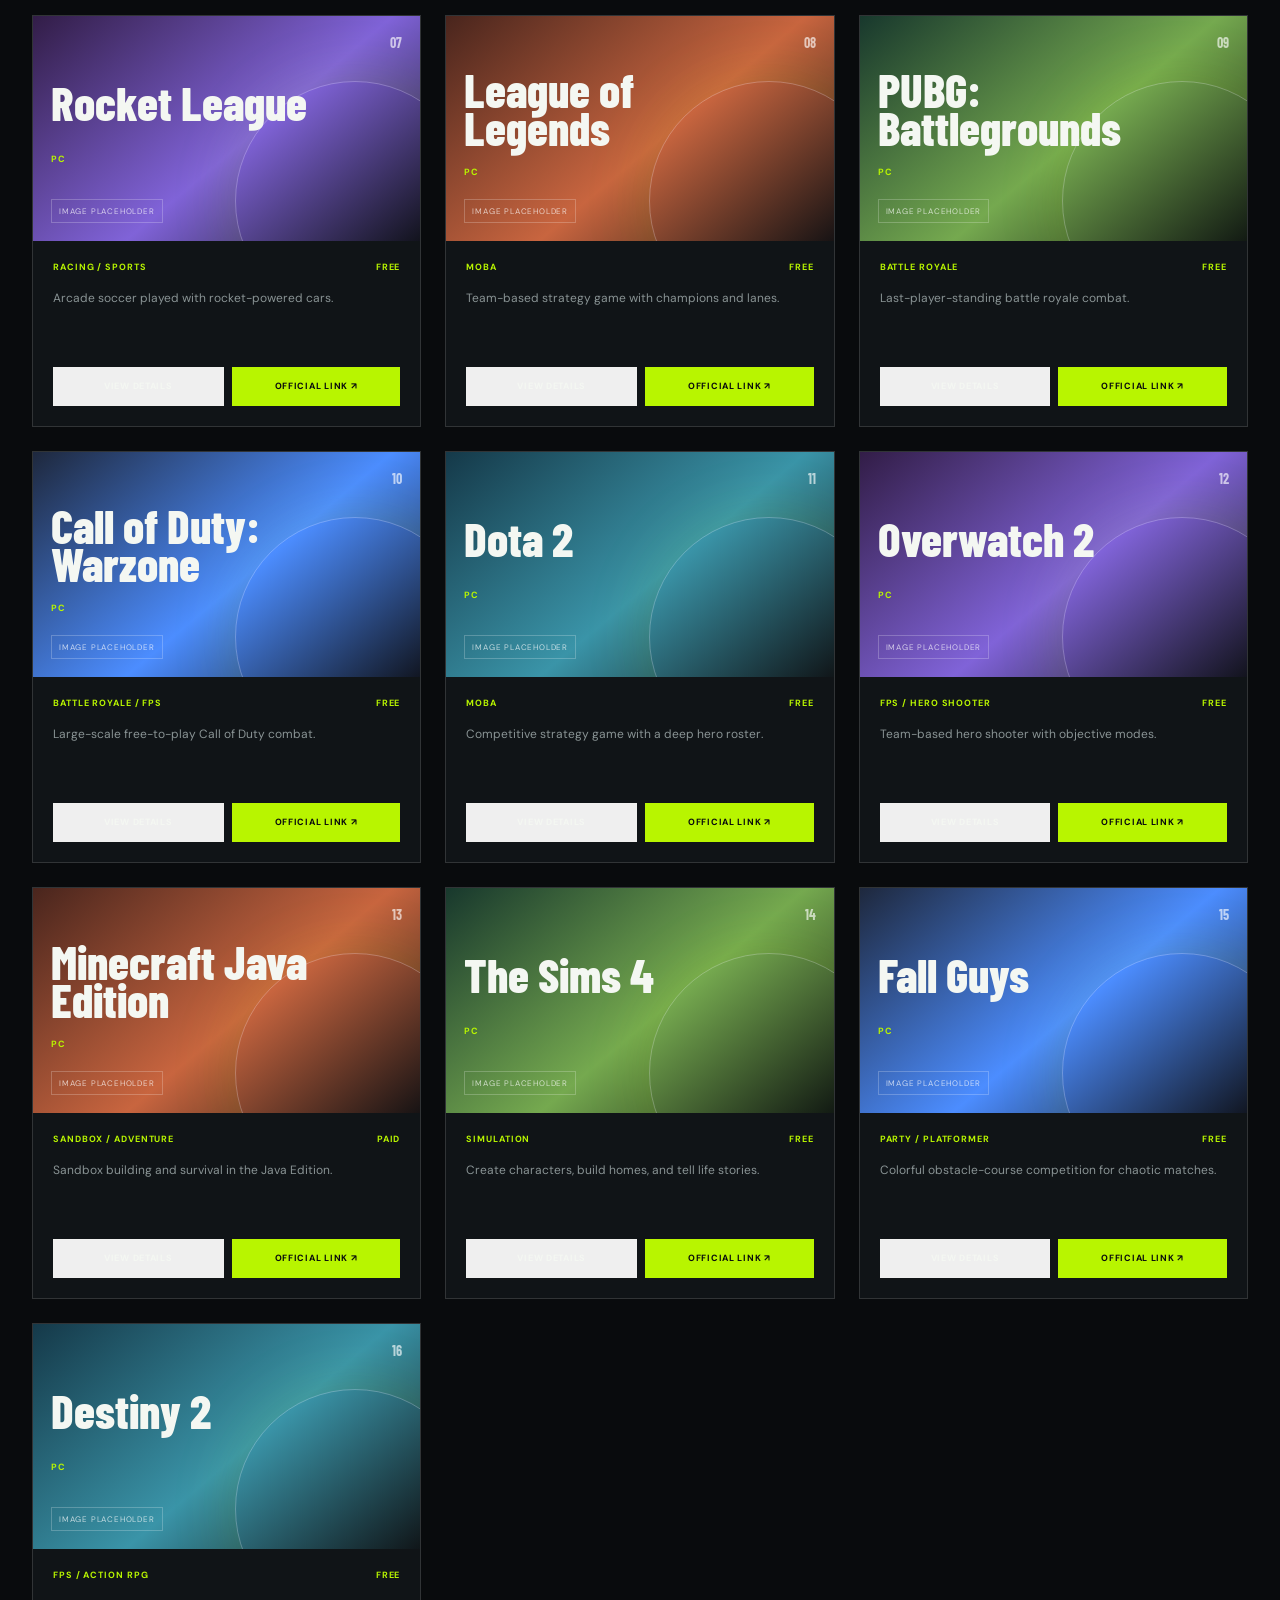
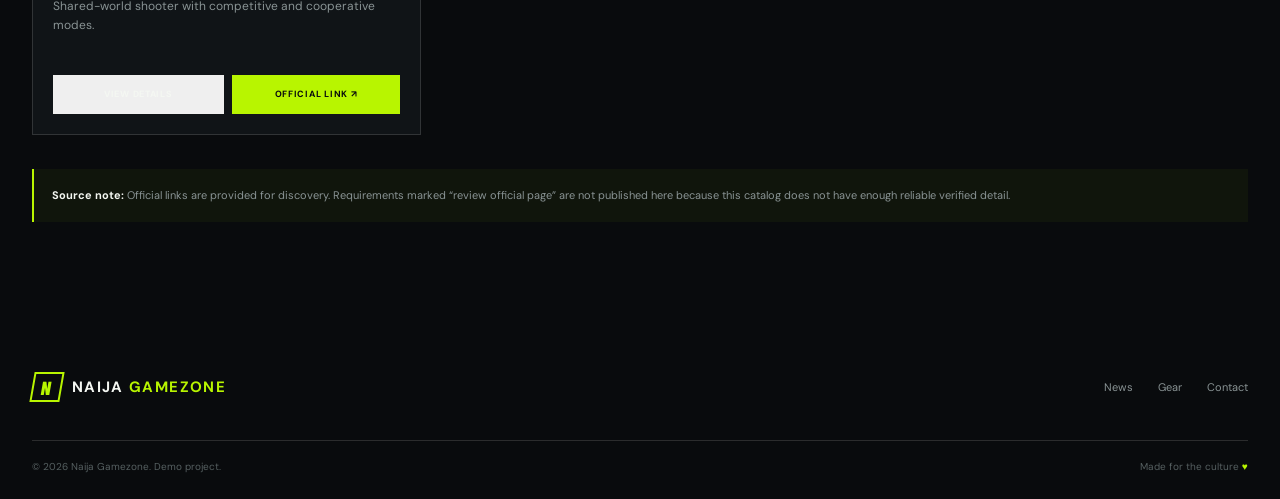
<file: NIJA GAME ZONE/pc-games.html>
<!DOCTYPE html>
<html lang="en"><head><meta charset="UTF-8"><meta name="viewport" content="width=device-width, initial-scale=1"><meta name="description" content="Explore PC games on Naija Gamezone, with genres, prices, official links, and verified requirement notes."><title>PC Games | NAIJA GAMEZONE</title><link rel="preconnect" href="https://fonts.googleapis.com"><link rel="preconnect" href="https://fonts.gstatic.com" crossorigin><link href="https://fonts.googleapis.com/css2?family=Barlow+Condensed:wght@500;600;700;800&family=DM+Sans:wght@400;500;700&display=swap" rel="stylesheet"><link href="https://cdn.jsdelivr.net/npm/bootstrap@5.3.3/dist/css/bootstrap.min.css" rel="stylesheet"><link rel="stylesheet" href="css/style.css"></head>
<body><div class="demo-strip" role="note"><div class="container d-flex justify-content-between align-items-center gap-3"><span><span class="status-dot"></span> DEMO BUILD <span class="d-none d-sm-inline">/ PC catalog links are checked against official sources.</span></span><span class="demo-strip__location">LAGOS, NG</span></div></div><nav class="navbar navbar-expand-lg site-nav" aria-label="Main navigation"><div class="container"><a class="navbar-brand brand-mark" href="index.html" aria-label="Naija Gamezone home"><span class="brand-mark__symbol">N</span><span>NAIJA <strong>GAMEZONE</strong></span></a><button class="navbar-toggler" type="button" data-bs-toggle="collapse" data-bs-target="#mainNav" aria-controls="mainNav" aria-expanded="false" aria-label="Toggle navigation"><span class="navbar-toggler-icon"></span></button><div class="collapse navbar-collapse" id="mainNav"><ul class="navbar-nav ms-auto align-items-lg-center gap-lg-1"><li class="nav-item"><a class="nav-link" href="index.html">Home</a></li><li class="nav-item"><a class="nav-link active" href="pc-games.html" aria-current="page">PC Games</a></li><li class="nav-item"><a class="nav-link" href="mobile-games.html">Mobile Games</a></li><li class="nav-item"><a class="nav-link" href="cross-platform-games.html">PC + Mobile</a></li><li class="nav-item"><a class="nav-link" href="news.html">Gaming News</a></li><li class="nav-item"><a class="nav-link" href="gear.html">Gear</a></li><li class="nav-item"><a class="nav-link" href="contact.html">Contact</a></li></ul></div></div></nav>
<main class="catalog-page" data-catalog="pc"><section class="catalog-hero"><div class="container"><div class="row align-items-end g-4"><div class="col-lg-8"><p class="eyebrow"><span class="eyebrow-line"></span> PC games</p><h1>THE PC<br><span>PLAYLIST.</span></h1></div><div class="col-lg-4"><p>From competitive shooters to open-world adventures. Use the filters to find a PC game and follow its official link.</p></div></div></div></section><section class="catalog-tools"><div class="container"><div class="row g-3 align-items-center"><div class="col-lg-6"><label class="visually-hidden" for="catalogSearch">Search PC games</label><div class="search-box"><span aria-hidden="true">⌕</span><input id="catalogSearch" type="search" placeholder="Search PC games..."></div></div><div class="col-lg-3"><select class="sort-select" id="catalogSort" aria-label="Sort games"><option value="featured">Sort: Featured</option><option value="az">Name: A to Z</option><option value="za">Name: Z to A</option></select></div><div class="col-lg-3"><p class="results-count mb-0"><strong id="catalogCount">10</strong> games found</p></div></div><div class="filter-list" id="catalogFilters" role="group" aria-label="Filter PC games"></div><button class="clear-filters" id="clearFilters" type="button">Clear filters</button></div></section><section class="catalog-results"><div class="container"><div class="row g-4" id="catalogGrid"></div><div class="no-results" id="catalogNoResults">No games match your filters. Try clearing the search or category.</div><div class="catalog-note"><strong>Source note:</strong> Official links are provided for discovery. Requirements marked “review official page” are not published here because this catalog does not have enough reliable verified detail.</div></div></section></main><div class="modal fade" id="catalogModal" tabindex="-1" aria-labelledby="catalogModalTitle" aria-hidden="true"><div class="modal-dialog modal-dialog-centered"><div class="modal-content detail-dialog"><div class="modal-header"><h2 class="modal-title" id="catalogModalTitle">Game details</h2><button type="button" class="btn-close" data-bs-dismiss="modal" aria-label="Close game details"></button></div><div class="modal-body" id="catalogModalBody"></div></div></div></div><footer class="site-footer"><div class="container"><div class="footer-top"><a class="brand-mark" href="index.html"><span class="brand-mark__symbol">N</span><span>NAIJA <strong>GAMEZONE</strong></span></a><div class="footer-links"><a href="news.html">News</a><a href="gear.html">Gear</a><a href="contact.html">Contact</a></div></div><div class="footer-bottom"><span>© 2026 Naija Gamezone. Demo project.</span><span>Made for the culture <span class="accent">♥</span></span></div></div></footer><script src="https://cdn.jsdelivr.net/npm/bootstrap@5.3.3/dist/js/bootstrap.bundle.min.js"></script><script src="js/catalog.js"></script></body></html>
</file>
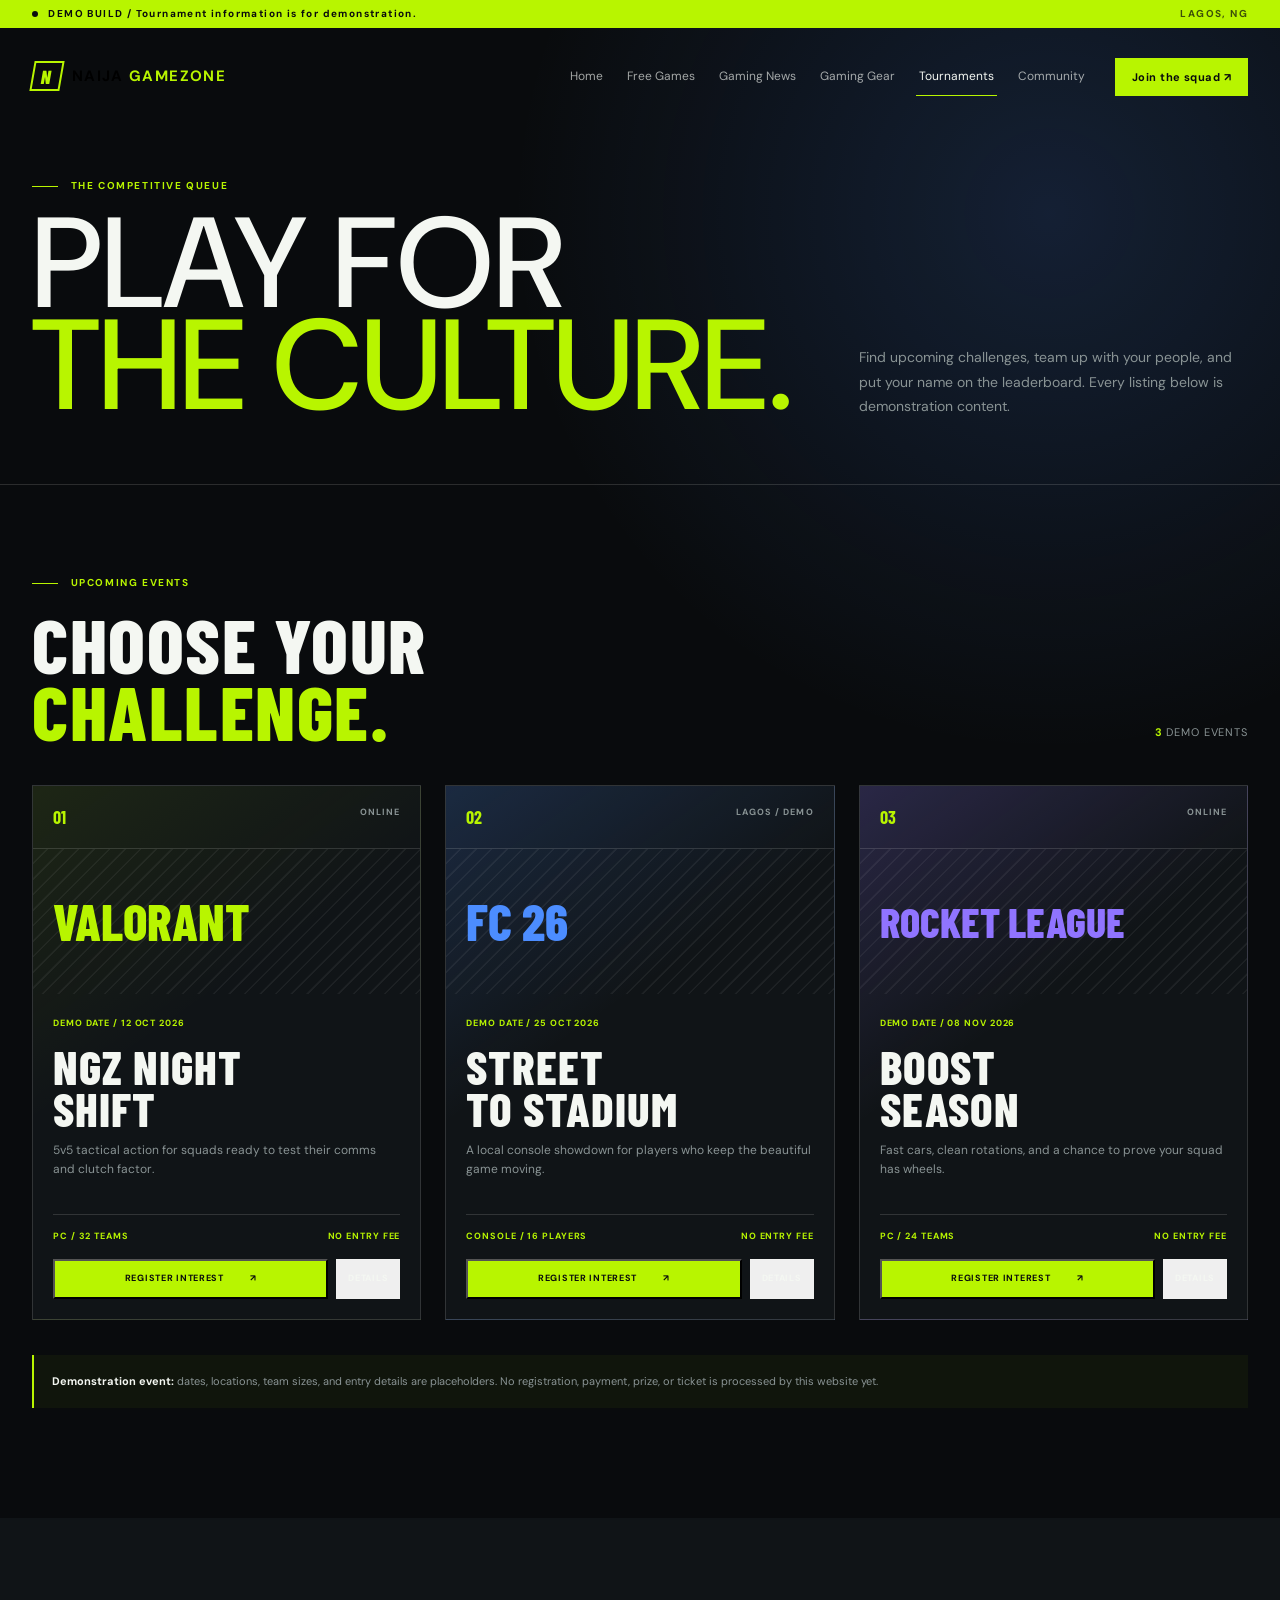
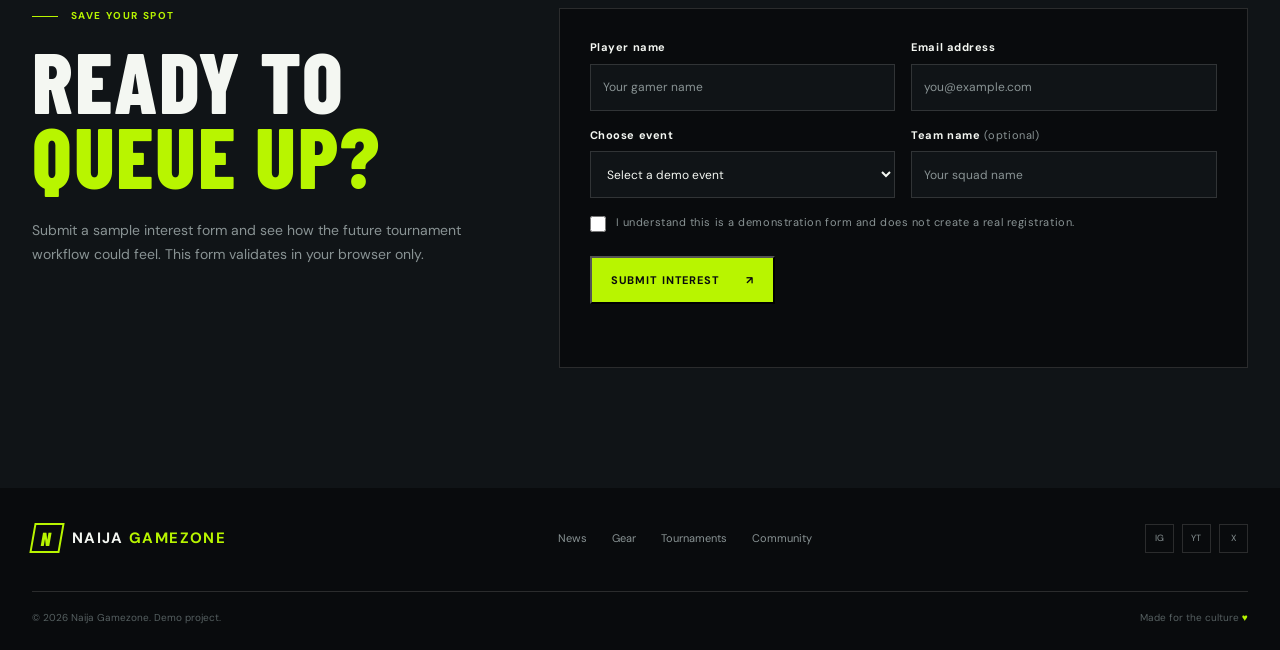
<file: NIJA GAME ZONE/tournaments.html>
<!DOCTYPE html>
<html lang="en">
<head>
  <meta charset="UTF-8">
  <meta name="viewport" content="width=device-width, initial-scale=1">
  <meta name="description" content="Discover demonstration gaming tournaments for Nigerian players and submit a sample registration interest form.">
  <title>Tournaments | NAIJA GAMEZONE</title>
  <link rel="preconnect" href="https://fonts.googleapis.com">
  <link rel="preconnect" href="https://fonts.gstatic.com" crossorigin>
  <link href="https://fonts.googleapis.com/css2?family=Barlow+Condensed:wght@500;600;700;800&family=DM+Sans:wght@400;500;700&display=swap" rel="stylesheet">
  <link href="https://cdn.jsdelivr.net/npm/bootstrap@5.3.3/dist/css/bootstrap.min.css" rel="stylesheet">
  <link rel="stylesheet" href="css/style.css">
</head>
<body>
  <div class="demo-strip" role="note"><div class="container d-flex justify-content-between align-items-center gap-3"><span><span class="status-dot"></span> DEMO BUILD <span class="d-none d-sm-inline">/ Tournament information is for demonstration.</span></span><span class="demo-strip__location">LAGOS, NG</span></div></div>
  <nav class="navbar navbar-expand-lg site-nav" aria-label="Main navigation"><div class="container"><a class="navbar-brand brand-mark" href="index.html" aria-label="Naija Gamezone home"><span class="brand-mark__symbol">N</span><span>NAIJA <strong>GAMEZONE</strong></span></a><button class="navbar-toggler" type="button" data-bs-toggle="collapse" data-bs-target="#mainNav" aria-controls="mainNav" aria-expanded="false" aria-label="Toggle navigation"><span class="navbar-toggler-icon"></span></button><div class="collapse navbar-collapse" id="mainNav"><ul class="navbar-nav ms-auto align-items-lg-center gap-lg-1"><li class="nav-item"><a class="nav-link" href="index.html">Home</a></li><li class="nav-item"><a class="nav-link" href="free-games.html">Free Games</a></li><li class="nav-item"><a class="nav-link" href="news.html">Gaming News</a></li><li class="nav-item"><a class="nav-link" href="gear.html">Gaming Gear</a></li><li class="nav-item"><a class="nav-link active" href="tournaments.html" aria-current="page">Tournaments</a></li><li class="nav-item"><a class="nav-link" href="index.html#community">Community</a></li><li class="nav-item ms-lg-3"><a class="nav-cta" href="index.html#contact">Join the squad <span aria-hidden="true">↗</span></a></li></ul></div></div></nav>
  <main class="tournaments-page">
    <section class="tournaments-hero"><div class="container"><div class="row align-items-end g-4"><div class="col-lg-8"><p class="eyebrow"><span class="eyebrow-line"></span> The competitive queue</p><h1>PLAY FOR<br><span>THE CULTURE.</span></h1></div><div class="col-lg-4"><p>Find upcoming challenges, team up with your people, and put your name on the leaderboard. Every listing below is demonstration content.</p></div></div></div></section>
    <section class="tournament-feed"><div class="container"><div class="section-heading d-flex flex-column flex-md-row justify-content-between align-items-md-end gap-3"><div><p class="eyebrow"><span class="eyebrow-line"></span> Upcoming events</p><h2>CHOOSE YOUR<br><span>CHALLENGE.</span></h2></div><p class="results-count mb-1"><strong>3</strong> demo events</p></div><div class="row g-4 mt-3">
      <div class="col-lg-4"><article class="tournament-card"><div class="tournament-card__top"><span class="tournament-card__number">01</span><span class="tournament-card__status">ONLINE</span></div><div class="tournament-card__game">VALORANT</div><div class="tournament-card__body"><p class="tournament-card__date">DEMO DATE / 12 OCT 2026</p><h2>NGZ NIGHT<br>SHIFT</h2><p>5v5 tactical action for squads ready to test their comms and clutch factor.</p><div class="tournament-card__meta"><span>PC / 32 TEAMS</span><span>NO ENTRY FEE</span></div><div class="tournament-card__actions"><button class="button button--primary register-button" type="button" data-tournament="night-shift">Register interest <span aria-hidden="true">↗</span></button><button class="button button--small-ghost detail-tournament-button" type="button" data-tournament="night-shift">Details</button></div></div></article></div>
      <div class="col-lg-4"><article class="tournament-card tournament-card--blue"><div class="tournament-card__top"><span class="tournament-card__number">02</span><span class="tournament-card__status">LAGOS / DEMO</span></div><div class="tournament-card__game">FC 26</div><div class="tournament-card__body"><p class="tournament-card__date">DEMO DATE / 25 OCT 2026</p><h2>STREET<br>TO STADIUM</h2><p>A local console showdown for players who keep the beautiful game moving.</p><div class="tournament-card__meta"><span>CONSOLE / 16 PLAYERS</span><span>NO ENTRY FEE</span></div><div class="tournament-card__actions"><button class="button button--primary register-button" type="button" data-tournament="street-stadium">Register interest <span aria-hidden="true">↗</span></button><button class="button button--small-ghost detail-tournament-button" type="button" data-tournament="street-stadium">Details</button></div></div></article></div>
      <div class="col-lg-4"><article class="tournament-card tournament-card--violet"><div class="tournament-card__top"><span class="tournament-card__number">03</span><span class="tournament-card__status">ONLINE</span></div><div class="tournament-card__game">ROCKET LEAGUE</div><div class="tournament-card__body"><p class="tournament-card__date">DEMO DATE / 08 NOV 2026</p><h2>BOOST<br>SEASON</h2><p>Fast cars, clean rotations, and a chance to prove your squad has wheels.</p><div class="tournament-card__meta"><span>PC / 24 TEAMS</span><span>NO ENTRY FEE</span></div><div class="tournament-card__actions"><button class="button button--primary register-button" type="button" data-tournament="boost-season">Register interest <span aria-hidden="true">↗</span></button><button class="button button--small-ghost detail-tournament-button" type="button" data-tournament="boost-season">Details</button></div></div></article></div>
    </div><div class="tournament-note"><strong>Demonstration event:</strong> dates, locations, team sizes, and entry details are placeholders. No registration, payment, prize, or ticket is processed by this website yet.</div></div></section>
    <section class="registration-section" id="registration"><div class="container"><div class="row g-5 align-items-start"><div class="col-lg-5"><p class="eyebrow"><span class="eyebrow-line"></span> Save your spot</p><h2>READY TO<br><span>QUEUE UP?</span></h2><p class="section-copy">Submit a sample interest form and see how the future tournament workflow could feel. This form validates in your browser only.</p></div><div class="col-lg-7"><form class="registration-form" id="registrationForm" novalidate><div class="row g-3"><div class="col-md-6"><label for="playerName">Player name</label><input type="text" id="playerName" name="playerName" required placeholder="Your gamer name"></div><div class="col-md-6"><label for="playerEmail">Email address</label><input type="email" id="playerEmail" name="playerEmail" required placeholder="you@example.com"></div><div class="col-md-6"><label for="tournamentSelect">Choose event</label><select id="tournamentSelect" name="tournament" required><option value="">Select a demo event</option><option value="night-shift">NGZ Night Shift / Valorant</option><option value="street-stadium">Street to Stadium / FC 26</option><option value="boost-season">Boost Season / Rocket League</option></select></div><div class="col-md-6"><label for="teamName">Team name <span>(optional)</span></label><input type="text" id="teamName" name="teamName" placeholder="Your squad name"></div><div class="col-12"><label class="registration-check"><input type="checkbox" id="demoConsent" required><span>I understand this is a demonstration form and does not create a real registration.</span></label></div><div class="col-12"><button class="button button--primary" type="submit">Submit interest <span aria-hidden="true">↗</span></button><p class="form-message" id="registrationMessage" role="status" aria-live="polite"></p></div></div></form></div></div></div></section>
  </main>
  <div class="modal fade" id="tournamentModal" tabindex="-1" aria-labelledby="tournamentModalTitle" aria-hidden="true"><div class="modal-dialog modal-dialog-centered"><div class="modal-content detail-dialog"><div class="modal-header"><h2 class="modal-title" id="tournamentModalTitle">Tournament details</h2><button type="button" class="btn-close" data-bs-dismiss="modal" aria-label="Close tournament details"></button></div><div class="modal-body"><p id="tournamentModalText"></p><p class="article-demo-label">DEMONSTRATION EVENT / Registration and payment processing are not connected.</p></div></div></div></div>
  <footer class="site-footer"><div class="container"><div class="footer-top"><a class="brand-mark" href="index.html"><span class="brand-mark__symbol">N</span><span>NAIJA <strong>GAMEZONE</strong></span></a><div class="footer-links"><a href="news.html">News</a><a href="gear.html">Gear</a><a href="tournaments.html">Tournaments</a><a href="index.html#community">Community</a></div><div class="social-links"><a href="index.html#contact" aria-label="Instagram">IG</a><a href="index.html#contact" aria-label="YouTube">YT</a><a href="index.html#contact" aria-label="X">X</a></div></div><div class="footer-bottom"><span>© 2026 Naija Gamezone. Demo project.</span><span>Made for the culture <span class="accent">♥</span></span></div></div></footer>
  <script src="https://cdn.jsdelivr.net/npm/bootstrap@5.3.3/dist/js/bootstrap.bundle.min.js"></script><script src="js/tournaments.js"></script>
</body>
</html>
</file>
<file: NIJA GAME ZONE/css/style.css>
:root {
  --ink: #090b0d;
  --panel: #101417;
  --panel-light: #171d20;
  --white: #f4f7f2;
  --muted: #899394;
  --line: rgba(244, 247, 242, .14);
  --green: #b8f500;
  --blue: #4c8dff;
  --violet: #9074ff;
  --display: 'Barlow Condensed', sans-serif;
  --body: 'DM Sans', sans-serif;
}

* { box-sizing: border-box; }
html { scroll-behavior: smooth; }
body { margin: 0; background: var(--ink); color: var(--white); font-family: var(--body); overflow-x: hidden; }
a { color: inherit; text-decoration: none; }
a:focus-visible, button:focus-visible, input:focus-visible { outline: 2px solid var(--green); outline-offset: 4px; }
.container { max-width: 1240px; }
.demo-strip { background: var(--green); color: var(--ink); font: 700 10px/1.2 var(--body); letter-spacing: .14em; padding: 8px 0; }
.status-dot { display: inline-block; width: 6px; height: 6px; margin-right: 7px; background: var(--ink); border-radius: 50%; animation: pulse 1.8s infinite; }
.demo-strip__location { opacity: .7; }
.site-nav { position: absolute; z-index: 10; top: 31px; width: 100%; background: transparent; padding: 25px 0; }
.brand-mark { display: inline-flex; align-items: center; gap: 10px; font: 700 15px/1 var(--body); letter-spacing: .09em; white-space: nowrap; }
.brand-mark strong { color: var(--green); font-weight: 700; }
.brand-mark__symbol { display: grid; place-items: center; width: 30px; height: 30px; border: 2px solid var(--green); color: var(--green); font: 800 19px/1 var(--display); transform: skew(-10deg); }
.nav-link { color: rgba(244,247,242,.65) !important; font-size: 12px; margin: 0 7px; padding: 10px 3px !important; transition: color .2s; }
.nav-link:hover, .nav-link.active { color: var(--white) !important; }
.nav-link.active { border-bottom: 1px solid var(--green); }
.nav-cta { color: var(--ink); background: var(--green); padding: 12px 17px; font-size: 11px; font-weight: 700; letter-spacing: .04em; transition: transform .2s, background .2s; }
.nav-cta:hover { color: var(--ink); background: #d2ff46; transform: translateY(-2px); }
.navbar-toggler { border: 1px solid var(--line); padding: 8px 10px; }
.navbar-toggler-icon { filter: invert(1); }
.hero-section { min-height: 780px; display: flex; align-items: center; position: relative; overflow: hidden; padding: 140px 0 90px; background: radial-gradient(circle at 78% 45%, rgba(76,141,255,.16), transparent 27%), radial-gradient(circle at 18% 70%, rgba(144,116,255,.10), transparent 28%), var(--ink); }
.hero-grid { position: absolute; inset: 0; opacity: .18; background-image: linear-gradient(rgba(255,255,255,.09) 1px, transparent 1px), linear-gradient(90deg, rgba(255,255,255,.09) 1px, transparent 1px); background-size: 70px 70px; mask-image: linear-gradient(90deg, black, transparent 80%); }
.hero-orb { position: absolute; border-radius: 50%; filter: blur(1px); opacity: .8; }
.hero-orb--green { width: 370px; height: 370px; right: 6%; top: 27%; border: 1px solid rgba(184,245,0,.28); box-shadow: 0 0 120px rgba(184,245,0,.13), inset 0 0 70px rgba(184,245,0,.05); }
.hero-orb--blue { width: 520px; height: 520px; right: -5%; top: 10%; border: 1px solid rgba(76,141,255,.12); }
.eyebrow { color: var(--green); font-size: 10px; font-weight: 700; letter-spacing: .16em; text-transform: uppercase; margin: 0 0 20px; }
.eyebrow-line { display: inline-block; width: 26px; height: 1px; vertical-align: middle; margin-right: 9px; background: currentColor; }
.hero-title, h2 { margin: 0; color: var(--white); font-family: var(--display); font-weight: 800; letter-spacing: .02em; line-height: .88; }
.hero-title { font-size: clamp(60px, 8vw, 112px); }
.hero-title span, h2 span { color: var(--green); }
.hero-copy { max-width: 510px; color: #aeb8b6; font-size: 16px; line-height: 1.7; margin: 27px 0 30px; }
.hero-actions { display: flex; flex-wrap: wrap; gap: 12px; }
.button { display: inline-flex; align-items: center; justify-content: center; gap: 26px; min-height: 48px; padding: 13px 19px; font-size: 11px; font-weight: 700; letter-spacing: .08em; text-transform: uppercase; transition: transform .2s, background .2s, color .2s; }
.button:hover { transform: translateY(-3px); }
.button--primary { background: var(--green); color: var(--ink); }
.button--primary:hover { background: #d2ff46; color: var(--ink); }
.button--ghost, .button--outline { border: 1px solid rgba(244,247,242,.3); color: var(--white); }
.button--ghost:hover, .button--outline:hover { background: var(--white); color: var(--ink); }
.play-icon { font-size: 9px; color: var(--green); }
.hero-proof { display: flex; align-items: center; gap: 12px; margin-top: 42px; color: var(--muted); font-size: 11px; }
.avatar-stack { display: flex; }
.avatar-stack span { display: grid; place-items: center; width: 25px; height: 25px; margin-right: -7px; border: 2px solid var(--ink); border-radius: 50%; color: var(--ink); background: var(--green); font-size: 9px; font-weight: 700; }
.avatar-stack span:nth-child(2) { background: var(--blue); }.avatar-stack span:nth-child(3) { background: var(--violet); }
.hero-console { position: relative; z-index: 1; width: min(100%, 390px); margin-left: auto; padding: 15px; border: 1px solid var(--line); background: rgba(16,20,23,.72); transform: rotate(3deg); box-shadow: 28px 28px 0 rgba(184,245,0,.09); }
.console-top, .console-bottom { display: flex; justify-content: space-between; align-items: center; font-size: 9px; letter-spacing: .13em; }
.console-label { color: var(--green); }.console-index, .muted-label { color: var(--muted); }
.console-art { display: flex; flex-direction: column; justify-content: space-between; height: 375px; margin: 13px 0; padding: 18px; position: relative; overflow: hidden; background: linear-gradient(150deg, rgba(144,116,255,.88), rgba(76,141,255,.3) 45%, rgba(10,11,15,.9)), radial-gradient(circle at 70% 30%, var(--green), transparent 25%); }
.console-art:after { content: ''; position: absolute; inset: 0; opacity: .28; background: repeating-linear-gradient(135deg, transparent 0 8px, rgba(255,255,255,.12) 9px 10px); }
.console-art__crosshair { position: relative; z-index: 1; align-self: flex-end; font-size: 22px; color: var(--green); }.console-art__title { position: relative; z-index: 1; font: 800 70px/.78 var(--display); }.console-art__title em { color: var(--green); font-style: normal; }.console-art__tag { position: relative; z-index: 1; align-self: flex-end; color: var(--green); font-size: 9px; font-weight: 700; letter-spacing: .16em; }
.console-bottom strong { display: block; margin-top: 4px; font: 600 20px/1 var(--display); letter-spacing: .03em; }.arrow-button, .card-arrow { color: var(--green); font-size: 24px; }
.hero-scroll { position: absolute; right: 4%; bottom: 35px; color: var(--muted); font-size: 9px; letter-spacing: .17em; transform: rotate(90deg); transform-origin: right; }.hero-scroll span { display: inline-block; width: 35px; height: 1px; margin-right: 8px; vertical-align: middle; background: var(--green); }
.section { padding: 120px 0; }.section--tight { padding-top: 95px; }.section-heading h2, .newsletter-inner h2, .tournament-banner h2 { font-size: clamp(50px, 6vw, 78px); }.text-link { display: inline-flex; align-items: center; gap: 23px; padding-bottom: 8px; border-bottom: 1px solid var(--green); color: var(--white); font-size: 11px; font-weight: 700; text-transform: uppercase; letter-spacing: .08em; }.text-link span { color: var(--green); font-size: 18px; }
.game-card { overflow: hidden; background: var(--panel); transition: transform .25s; }.game-card:hover { transform: translateY(-7px); }.game-card__visual { display: flex; flex-direction: column; justify-content: space-between; height: 290px; position: relative; padding: 18px; overflow: hidden; }.game-card__visual:before { content: ''; position: absolute; inset: 0; background: linear-gradient(140deg, rgba(0,0,0,.05), rgba(0,0,0,.73)); }.game-card__visual:after { content: ''; position: absolute; width: 210px; height: 310px; right: -25px; top: -40px; border: 1px solid rgba(255,255,255,.18); transform: rotate(27deg); }.game-card--valorant .game-card__visual { background: radial-gradient(circle at 70% 30%, #ff5d69, transparent 28%), linear-gradient(145deg, #202332, #981c3d 56%, #111); }.game-card--warframe .game-card__visual { background: radial-gradient(circle at 50% 25%, #b8f500, transparent 17%), linear-gradient(145deg, #0d3235, #1b6d6c 48%, #091517); }.game-card--rocket .game-card__visual { background: radial-gradient(circle at 74% 27%, #4c8dff, transparent 23%), linear-gradient(145deg, #d75c21, #142f63 58%, #10131e); }.game-card__number, .game-card__genre, .game-card__game-title { position: relative; z-index: 1; }.game-card__number { align-self: flex-end; color: rgba(255,255,255,.55); font: 700 13px var(--display); }.game-card__genre { color: var(--green); font-size: 9px; font-weight: 700; letter-spacing: .14em; }.game-card__game-title { font: 800 56px/.78 var(--display); letter-spacing: .02em; }.game-card__body { display: flex; justify-content: space-between; align-items: center; padding: 18px; }.game-card h3 { margin: 0; font: 700 21px var(--display); }.game-card p { margin: 5px 0 0; color: var(--muted); font-size: 11px; }
.news-section { background: var(--panel); }.section-copy { color: var(--muted); font-size: 14px; line-height: 1.75; margin: 25px 0 30px; }.feature-story { display: grid; grid-template-columns: .9fr 1.1fr; border: 1px solid var(--line); background: var(--ink); }.feature-story__image { min-height: 300px; display: grid; place-items: center; background: linear-gradient(135deg, var(--violet), #151c54 52%, var(--blue)); color: var(--green); font: 800 38px/.78 var(--display); letter-spacing: .04em; transform: rotate(0); }.feature-story__content { padding: 30px; }.story-meta { color: var(--green); font-size: 9px; font-weight: 700; letter-spacing: .12em; }.story-meta span { color: var(--muted); margin: 0 7px; }.feature-story h3 { margin: 22px 0 14px; font: 700 33px/.94 var(--display); }.feature-story p:not(.story-meta) { color: var(--muted); font-size: 12px; line-height: 1.6; }
.gear-section { background: #0d1113; }.gear-row { display: grid; grid-template-columns: repeat(4, 1fr); border-top: 1px solid var(--line); border-bottom: 1px solid var(--line); }.gear-item { min-height: 185px; padding: 27px 24px; border-right: 1px solid var(--line); }.gear-item:last-child { border-right: 0; }.gear-item__icon { display: block; margin-bottom: 26px; color: var(--green); font-size: 30px; }.gear-item h3 { margin: 0 0 5px; font: 700 22px var(--display); }.gear-item p { color: var(--muted); font-size: 11px; }
.tournament-banner { padding: 85px 0; color: var(--ink); background: var(--green); }.eyebrow--dark { color: var(--ink); }.tournament-banner h2 span { color: var(--ink); text-decoration: underline; text-decoration-thickness: 3px; text-underline-offset: 8px; }.tournament-banner p:not(.eyebrow) { max-width: 490px; margin: 25px 0 0; font-size: 14px; line-height: 1.6; }.button--dark { background: var(--ink); color: var(--white); }.button--dark:hover { color: var(--green); }
.community-grid { display: grid; grid-template-columns: 1.4fr 1fr 1fr; gap: 14px; }.community-tile { min-height: 330px; position: relative; padding: 24px; overflow: hidden; background: var(--panel); }.community-tile:after { content: ''; position: absolute; width: 180px; height: 180px; right: -35px; bottom: -55px; border: 1px solid rgba(184,245,0,.4); border-radius: 50%; box-shadow: 0 0 60px rgba(184,245,0,.12); }.community-tile--large { background: linear-gradient(145deg, rgba(76,141,255,.5), rgba(20,25,60,.6)), #121723; }.community-tile--tips { background: linear-gradient(145deg, rgba(144,116,255,.6), #19132b); }.community-tile--creators { background: linear-gradient(145deg, rgba(184,245,0,.6), #182212); color: var(--ink); }.tile-label { font-size: 9px; font-weight: 700; letter-spacing: .14em; }.community-tile h3 { position: absolute; z-index: 1; left: 24px; bottom: 22px; margin: 0; font: 700 48px/.82 var(--display); }.community-tile a { position: absolute; z-index: 2; right: 23px; top: 20px; color: var(--green); font-size: 25px; }.community-tile--creators a { color: var(--ink); }
.newsletter-section { padding: 85px 0; background: #121719; }.newsletter-inner { display: flex; justify-content: space-between; align-items: end; gap: 45px; }.newsletter-inner p:not(.eyebrow) { color: var(--muted); font-size: 13px; }.newsletter-form { width: min(100%, 380px); }.input-wrap { display: flex; border-bottom: 1px solid var(--green); }.input-wrap input { min-width: 0; flex: 1; border: 0; outline: 0; padding: 13px 0; background: transparent; color: var(--white); font: 13px var(--body); }.input-wrap button { border: 0; color: var(--green); background: transparent; font-size: 24px; cursor: pointer; }.form-message { min-height: 20px; padding-top: 8px; color: var(--green); font-size: 11px; }
.site-footer { padding: 35px 0 25px; background: var(--ink); }.footer-top, .footer-bottom { display: flex; align-items: center; justify-content: space-between; gap: 20px; }.footer-links { display: flex; gap: 25px; color: var(--muted); font-size: 11px; }.footer-links a:hover { color: var(--green); }.social-links { display: flex; gap: 8px; }.social-links a { display: grid; place-items: center; width: 29px; height: 29px; border: 1px solid var(--line); color: var(--muted); font-size: 9px; }.social-links a:hover { border-color: var(--green); color: var(--green); }.footer-bottom { margin-top: 38px; padding-top: 18px; border-top: 1px solid var(--line); color: #566061; font-size: 10px; }.accent { color: var(--green); }
.reveal { animation: reveal .8s both; }.reveal-delay-1 { animation-delay: .12s; }.reveal-delay-2 { animation-delay: .24s; }.reveal-delay-3 { animation-delay: .36s; }
@keyframes reveal { from { opacity: 0; transform: translateY(18px); } to { opacity: 1; transform: translateY(0); } } @keyframes pulse { 50% { opacity: .35; } }
@media (max-width: 991px) { .site-nav { background: rgba(9,11,13,.94); padding: 15px 0; }.navbar-collapse { margin-top: 15px; padding: 10px 0; }.nav-cta { display: inline-block; margin-top: 8px; }.hero-section { min-height: 680px; }.section { padding: 85px 0; }.hero-title { font-size: clamp(62px, 12vw, 100px); }.gear-row { grid-template-columns: repeat(2, 1fr); }.gear-item:nth-child(2) { border-right: 0; }.gear-item:nth-child(-n+2) { border-bottom: 1px solid var(--line); } }
@media (max-width: 575px) { .demo-strip__location { display: none; }.hero-section { padding-top: 140px; }.hero-title { font-size: 66px; }.hero-copy { font-size: 14px; }.hero-actions { align-items: stretch; flex-direction: column; }.button { justify-content: space-between; }.section-heading h2, .newsletter-inner h2, .tournament-banner h2 { font-size: 58px; }.feature-story { display: block; }.feature-story__image { min-height: 190px; }.gear-row { grid-template-columns: 1fr 1fr; }.gear-item { min-height: 165px; padding: 20px 14px; }.gear-item__icon { margin-bottom: 18px; }.community-grid { grid-template-columns: 1fr; }.community-tile { min-height: 245px; }.newsletter-inner { display: block; }.newsletter-form { margin-top: 35px; }.footer-top, .footer-bottom { align-items: flex-start; flex-direction: column; }.footer-links { flex-wrap: wrap; gap: 13px 20px; } }

/* Free games directory */
.directory-page { padding-top: 150px; background: radial-gradient(circle at 85% 8%, rgba(76,141,255,.13), transparent 25%), var(--ink); }
.directory-hero { padding-bottom: 58px; border-bottom: 1px solid var(--line); }
.directory-hero h1 { max-width: 780px; font-size: clamp(64px, 9vw, 118px); }
.directory-hero h1 span { color: var(--green); }
.directory-hero p:not(.eyebrow) { max-width: 600px; margin: 26px 0 0; color: var(--muted); font-size: 15px; line-height: 1.7; }
.directory-tools { padding: 28px 0; border-bottom: 1px solid var(--line); }
.search-box { display: flex; align-items: center; gap: 11px; min-height: 47px; padding: 0 15px; border: 1px solid var(--line); background: var(--panel); }
.search-box span { color: var(--green); font-size: 18px; }.search-box input, .sort-select { width: 100%; border: 0; outline: 0; color: var(--white); background: transparent; font: 12px var(--body); }.sort-select { min-height: 47px; padding: 0 13px; border: 1px solid var(--line); background-color: var(--panel); }.sort-select option { color: var(--white); background: var(--panel); }
.filter-list { display: flex; flex-wrap: wrap; gap: 8px; margin: 15px 0 0; }.filter-button { border: 1px solid var(--line); padding: 9px 13px; color: var(--muted); background: transparent; font: 700 10px var(--body); letter-spacing: .08em; text-transform: uppercase; cursor: pointer; }.filter-button:hover, .filter-button.is-active { border-color: var(--green); color: var(--ink); background: var(--green); }
.directory-results { padding: 58px 0 115px; }.results-count { margin: 0; color: var(--muted); font-size: 11px; letter-spacing: .08em; text-transform: uppercase; }.results-count strong { color: var(--green); }.directory-card { height: 100%; overflow: hidden; border: 1px solid var(--line); background: var(--panel); transition: transform .25s, border-color .25s; }.directory-card:hover { border-color: rgba(184,245,0,.55); transform: translateY(-5px); }.directory-card__image { position: relative; height: 215px; overflow: hidden; background: var(--panel-light); }.directory-card__image img { width: 100%; height: 100%; object-fit: cover; opacity: .75; transition: transform .35s, opacity .35s; }.directory-card:hover .directory-card__image img { opacity: 1; transform: scale(1.04); }.directory-card__image:after { content: ''; position: absolute; inset: 0; background: linear-gradient(0deg, rgba(9,11,13,.85), transparent 60%); }.game-fallback { position: absolute; inset: 0; display: grid; place-items: center; color: var(--green); font: 800 48px/.8 var(--display); text-align: center; }.directory-card__badge { position: absolute; z-index: 1; top: 14px; left: 14px; padding: 6px 8px; color: var(--ink); background: var(--green); font-size: 9px; font-weight: 700; letter-spacing: .1em; }.directory-card__body { display: flex; flex-direction: column; min-height: 264px; padding: 20px; }.directory-card__meta { display: flex; justify-content: space-between; gap: 8px; color: var(--green); font-size: 9px; font-weight: 700; letter-spacing: .1em; text-transform: uppercase; }.directory-card h2 { margin: 15px 0 8px; font-size: 34px; line-height: .9; }.directory-card__body > p { min-height: 43px; margin: 0; color: var(--muted); font-size: 12px; line-height: 1.55; }.requirements { display: flex; flex-wrap: wrap; gap: 7px; margin: 17px 0; }.requirements span { padding: 6px 7px; border: 1px solid var(--line); color: #b6c0be; font-size: 9px; }.card-actions { display: flex; gap: 8px; margin-top: auto; }.card-actions .button { min-height: 40px; flex: 1; padding: 9px 11px; font-size: 9px; }.button--small-ghost { border: 1px solid var(--line); color: var(--white); }.button--small-ghost:hover { background: var(--white); color: var(--ink); }.no-results { display: none; padding: 60px 20px; border: 1px dashed var(--line); color: var(--muted); text-align: center; }.no-results.is-visible { display: block; }.directory-note { margin-top: 32px; padding: 18px; border-left: 2px solid var(--green); color: var(--muted); background: rgba(184,245,0,.04); font-size: 11px; line-height: 1.6; }.directory-note strong { color: var(--white); }
.detail-dialog { border: 1px solid var(--green); border-radius: 0; color: var(--white); background: var(--panel); }.detail-dialog .modal-header, .detail-dialog .modal-footer { border-color: var(--line); }.detail-dialog .btn-close { filter: invert(1); }.detail-dialog h2 { font-size: 45px; }.detail-dialog p { color: var(--muted); font-size: 13px; line-height: 1.7; }.detail-dialog .detail-list { padding-left: 18px; color: var(--muted); font-size: 12px; line-height: 1.9; }
.game-fallback { display: none; }.game-fallback.is-visible { display: grid; }
.news-page { padding-top: 150px; background: radial-gradient(circle at 82% 9%, rgba(144,116,255,.16), transparent 26%), var(--ink); }
.news-page__hero { padding-bottom: 58px; border-bottom: 1px solid var(--line); }.news-page__hero h1 { font-size: clamp(68px, 10vw, 128px); line-height: .8; }.news-page__hero h1 span { color: var(--green); }.news-page__hero p:not(.eyebrow) { margin: 0 0 7px; color: var(--muted); font-size: 14px; line-height: 1.75; }
.news-controls { padding: 28px 0; border-bottom: 1px solid var(--line); }.news-feed { padding: 58px 0 115px; }.news-feature { display: grid; grid-template-columns: 1fr 1.15fr; border: 1px solid var(--line); background: var(--panel); }.news-feature__image { min-height: 350px; display: grid; place-items: center; position: relative; overflow: hidden; color: var(--green); background: linear-gradient(135deg, rgba(76,141,255,.8), rgba(21,24,71,.8) 52%, rgba(144,116,255,.5)); font: 800 62px/.75 var(--display); }.news-feature__image:after { content: ''; position: absolute; width: 280px; height: 280px; border: 1px solid rgba(184,245,0,.45); border-radius: 50%; box-shadow: 0 0 90px rgba(184,245,0,.16); }.news-feature__body { padding: 42px; }.news-feature__body h2 { max-width: 570px; margin: 23px 0 15px; font-size: clamp(40px, 5vw, 65px); }.news-feature__body > p:not(.story-meta) { max-width: 480px; color: var(--muted); font-size: 13px; line-height: 1.7; }.article-button { border: 0; background: transparent; cursor: pointer; }.news-card { height: 100%; overflow: hidden; border: 1px solid var(--line); background: var(--panel); transition: transform .25s, border-color .25s; }.news-card:hover { border-color: rgba(184,245,0,.55); transform: translateY(-5px); }.news-card__image { min-height: 215px; display: grid; place-items: center; position: relative; color: var(--green); font: 800 43px/.75 var(--display); text-align: center; }.news-card__image:after { content: ''; position: absolute; inset: 0; opacity: .32; background: repeating-linear-gradient(135deg, transparent 0 8px, rgba(255,255,255,.18) 9px 10px); }.news-card__image--update { background: linear-gradient(140deg, #3b1932, #d53967); }.news-card__image--release { background: linear-gradient(140deg, #143f56, #4c8dff); }.news-card__image--esports { background: linear-gradient(140deg, #173e37, #b8f500); color: var(--ink); }.news-card__image--tech { background: linear-gradient(140deg, #171934, #9074ff); }.news-card__image--creator { background: linear-gradient(140deg, #49311e, #ff8f4d); }.news-card__image--squad { background: linear-gradient(140deg, #171c21, #6c858d); }.news-card__image span { position: relative; z-index: 1; }.news-card__body { min-height: 230px; display: flex; flex-direction: column; padding: 22px; }.story-meta { color: var(--green); font-size: 9px; font-weight: 700; letter-spacing: .11em; text-transform: uppercase; }.story-meta span { color: var(--muted); margin: 0 5px; }.news-card h2 { margin: 16px 0 10px; font-size: 31px; line-height: .92; }.news-card__body > p:not(.story-meta) { color: var(--muted); font-size: 11px; line-height: 1.6; }.news-card__footer { display: flex; justify-content: space-between; align-items: center; gap: 12px; margin-top: auto; padding-top: 18px; border-top: 1px solid var(--line); color: var(--muted); font-size: 10px; }.news-card__footer button { color: var(--green); font: 700 10px var(--body); }.news-source-note { margin-top: 34px; padding: 18px; border-left: 2px solid var(--green); color: var(--muted); background: rgba(184,245,0,.04); font-size: 11px; line-height: 1.6; }.news-source-note strong { color: var(--white); }.article-demo-label { color: var(--green) !important; font-size: 10px !important; font-weight: 700; letter-spacing: .1em; text-transform: uppercase; }
@media (max-width: 767px) { .news-feature { display: block; }.news-feature__image { min-height: 220px; }.news-feature__body { padding: 27px 22px; }.news-page__hero h1 { font-size: 77px; } }
.gear-page { padding-top: 150px; background: radial-gradient(circle at 82% 9%, rgba(184,245,0,.1), transparent 25%), var(--ink); }.gear-page__hero { padding-bottom: 58px; border-bottom: 1px solid var(--line); }.gear-page__hero h1 { font-size: clamp(68px, 10vw, 128px); line-height: .8; }.gear-page__hero h1 span { color: var(--green); }.gear-page__hero p:not(.eyebrow) { margin: 0 0 7px; color: var(--muted); font-size: 14px; line-height: 1.75; }.gear-controls { padding: 28px 0; border-bottom: 1px solid var(--line); }.gear-catalog { padding: 58px 0 115px; }.product-card { height: 100%; overflow: hidden; border: 1px solid var(--line); background: var(--panel); transition: transform .25s, border-color .25s; }.product-card:hover { border-color: rgba(184,245,0,.55); transform: translateY(-5px); }.product-card__visual { min-height: 220px; display: flex; flex-direction: column; justify-content: space-between; position: relative; overflow: hidden; padding: 19px; color: var(--green); }.product-card__visual:after { content: ''; position: absolute; width: 250px; height: 250px; right: -50px; bottom: -75px; border: 1px solid rgba(255,255,255,.27); border-radius: 50%; box-shadow: 0 0 70px rgba(184,245,0,.14); }.product-card__visual--mouse { background: linear-gradient(140deg, #122e3a, #2d91a2 55%, #101619); }.product-card__visual--keyboard { background: linear-gradient(140deg, #2a1641, #7760d8 55%, #12131d); }.product-card__visual--headset { background: linear-gradient(140deg, #38221d, #bc5a39 55%, #171314); }.product-card__visual--chair { background: linear-gradient(140deg, #18382d, #77a74c 55%, #121a13); }.product-card__visual--controller { background: linear-gradient(140deg, #1e283d, #4c8dff 55%, #111622); }.product-card__visual--monitor { background: linear-gradient(140deg, #302117, #d28c3e 55%, #171310); }.product-icon { position: relative; z-index: 1; align-self: center; margin-top: 30px; color: var(--white); font-size: 82px; line-height: 1; text-shadow: 0 0 30px rgba(255,255,255,.3); }.product-label { position: relative; z-index: 1; font-size: 9px; font-weight: 700; letter-spacing: .12em; }.product-card__body { display: flex; flex-direction: column; min-height: 235px; padding: 21px; }.product-category { margin: 0; color: var(--green); font-size: 9px; font-weight: 700; letter-spacing: .12em; }.product-card h2 { margin: 14px 0 9px; font-size: 33px; line-height: .9; }.product-card__body > p:not(.product-category) { min-height: 38px; margin: 0; color: var(--muted); font-size: 12px; line-height: 1.55; }.product-card__price { margin: 17px 0 13px; color: #d8dfdc; font-size: 10px; font-weight: 700; letter-spacing: .1em; }.product-card__actions { display: flex; align-items: center; justify-content: space-between; gap: 10px; margin-top: auto; }.product-card__actions .button { min-height: 39px; padding: 9px 11px; font-size: 9px; }.affiliate-placeholder { color: var(--muted); font-size: 9px; text-align: right; }.gear-monetization-note { margin-top: 34px; padding: 18px; border-left: 2px solid var(--green); color: var(--muted); background: rgba(184,245,0,.04); font-size: 11px; line-height: 1.6; }.gear-monetization-note strong { color: var(--white); }
@media (max-width: 767px) { .gear-page__hero h1 { font-size: 77px; }.product-card__actions { align-items: flex-start; flex-direction: column; }.affiliate-placeholder { text-align: left; } }
.tournaments-page { padding-top: 150px; background: radial-gradient(circle at 82% 9%, rgba(76,141,255,.16), transparent 25%), var(--ink); }.tournaments-hero { padding-bottom: 58px; border-bottom: 1px solid var(--line); }.tournaments-hero h1 { font-size: clamp(68px, 10vw, 128px); line-height: .8; }.tournaments-hero h1 span { color: var(--green); }.tournaments-hero p:not(.eyebrow) { margin: 0 0 7px; color: var(--muted); font-size: 14px; line-height: 1.75; }.tournament-feed { padding: 90px 0 110px; }.tournament-card { height: 100%; overflow: hidden; border: 1px solid var(--line); background: linear-gradient(145deg, rgba(184,245,0,.08), transparent 42%), var(--panel); transition: transform .25s, border-color .25s; }.tournament-card:hover { border-color: rgba(184,245,0,.55); transform: translateY(-5px); }.tournament-card--blue { background: linear-gradient(145deg, rgba(76,141,255,.18), transparent 42%), var(--panel); }.tournament-card--violet { background: linear-gradient(145deg, rgba(144,116,255,.2), transparent 42%), var(--panel); }.tournament-card__top { display: flex; justify-content: space-between; padding: 20px; border-bottom: 1px solid var(--line); }.tournament-card__number { color: var(--green); font: 700 18px var(--display); }.tournament-card__status { color: var(--muted); font-size: 9px; font-weight: 700; letter-spacing: .12em; }.tournament-card__game { min-height: 145px; display: flex; align-items: center; padding: 20px; color: var(--green); background: repeating-linear-gradient(135deg, transparent 0 9px, rgba(255,255,255,.06) 10px 11px); font: 800 51px/.8 var(--display); }.tournament-card--blue .tournament-card__game { color: var(--blue); }.tournament-card--violet .tournament-card__game { color: var(--violet); font-size: 42px; }.tournament-card__body { padding: 23px 20px 20px; }.tournament-card__date, .tournament-card__meta { color: var(--green); font-size: 9px; font-weight: 700; letter-spacing: .1em; }.tournament-card__body h2 { margin: 16px 0 12px; font-size: 47px; }.tournament-card__body > p:not(.tournament-card__date) { min-height: 57px; color: var(--muted); font-size: 12px; line-height: 1.6; }.tournament-card__meta { display: flex; justify-content: space-between; gap: 8px; padding: 15px 0; border-top: 1px solid var(--line); }.tournament-card__actions { display: flex; gap: 8px; }.tournament-card__actions .button { min-height: 40px; padding: 9px 11px; font-size: 9px; }.tournament-card__actions .button:first-child { flex: 1; }.tournament-note { margin-top: 35px; padding: 18px; border-left: 2px solid var(--green); color: var(--muted); background: rgba(184,245,0,.04); font-size: 11px; line-height: 1.6; }.tournament-note strong { color: var(--white); }.registration-section { padding: 90px 0 120px; background: var(--panel); }.registration-section h2 { font-size: clamp(57px, 7vw, 85px); }.registration-form { padding: 30px; border: 1px solid var(--line); background: var(--ink); }.registration-form label { display: block; margin-bottom: 8px; color: var(--white); font-size: 11px; font-weight: 700; letter-spacing: .05em; }.registration-form label span { color: var(--muted); font-weight: 400; }.registration-form input, .registration-form select { width: 100%; min-height: 47px; padding: 12px; border: 1px solid var(--line); outline: 0; color: var(--white); background: var(--panel); font: 12px var(--body); }.registration-form input::placeholder { color: var(--muted); }.registration-form select option { color: var(--white); background: var(--panel); }.registration-check { display: flex !important; align-items: flex-start; gap: 10px; color: var(--muted) !important; font-weight: 400 !important; line-height: 1.5; }.registration-check input { width: 16px; min-height: 16px; margin-top: 2px; accent-color: var(--green); }.registration-form .form-message { min-height: 20px; margin: 13px 0 0; color: var(--muted); font-size: 11px; line-height: 1.5; }
@media (max-width: 767px) { .tournaments-hero h1 { font-size: 77px; }.tournament-feed { padding-top: 70px; }.tournament-card__body h2 { font-size: 42px; }.registration-form { padding: 22px 18px; } }
.community-page, .contact-page { padding-top: 150px; background: radial-gradient(circle at 82% 9%, rgba(144,116,255,.16), transparent 25%), var(--ink); }.community-page__hero, .contact-page__hero { padding-bottom: 58px; border-bottom: 1px solid var(--line); }.community-page__hero h1, .contact-page__hero h1 { font-size: clamp(68px, 10vw, 128px); line-height: .8; }.community-page__hero h1 span, .contact-page__hero h1 span { color: var(--green); }.community-page__hero p:not(.eyebrow), .contact-page__hero p:not(.eyebrow) { margin: 0 0 7px; color: var(--muted); font-size: 14px; line-height: 1.75; }.community-feed, .contact-content { padding: 90px 0 120px; }.community-feature-card, .community-announcement { min-height: 365px; padding: 35px; border: 1px solid var(--line); background: linear-gradient(145deg, rgba(76,141,255,.34), rgba(21,25,60,.6)), var(--panel); }.community-feature-card h2 { margin: 30px 0 18px; font-size: clamp(55px, 7vw, 86px); }.community-feature-card h2 span { color: var(--green); }.community-feature-card p:not(.eyebrow), .community-announcement p:not(.eyebrow) { max-width: 500px; color: var(--muted); font-size: 13px; line-height: 1.7; }.community-announcement { background: linear-gradient(145deg, rgba(144,116,255,.42), rgba(28,18,52,.7)), var(--panel); }.community-announcement h2 { margin: 25px 0 15px; font-size: 55px; }.community-section-heading { margin: 115px 0 35px; }.community-section-heading h2 { font-size: clamp(55px, 7vw, 83px); }.community-info-card { min-height: 265px; display: flex; flex-direction: column; padding: 24px; border: 1px solid var(--line); background: linear-gradient(145deg, rgba(184,245,0,.18), transparent 55%), var(--panel); }.community-info-card--blue { background: linear-gradient(145deg, rgba(76,141,255,.25), transparent 55%), var(--panel); }.community-info-card--violet { background: linear-gradient(145deg, rgba(144,116,255,.27), transparent 55%), var(--panel); }.community-info-card__number { color: var(--green); font: 700 18px var(--display); }.community-info-card h3 { margin: 35px 0 9px; font: 700 33px var(--display); }.community-info-card p { min-height: 39px; margin: 0; color: var(--muted); font-size: 12px; line-height: 1.6; }.community-info-card .text-link { align-self: flex-start; margin-top: auto; }.community-feedback { min-height: 25px; margin: 28px 0 0; font-size: 11px; }.community-account-note, .contact-backend-note { margin-top: 30px; padding: 18px; border-left: 2px solid var(--green); color: var(--muted); background: rgba(184,245,0,.04); font-size: 11px; line-height: 1.6; }.community-account-note strong, .contact-backend-note strong { color: var(--white); }.contact-content { background: var(--panel); }.contact-content h2 { font-size: clamp(55px, 7vw, 82px); }.contact-socials { display: flex; flex-direction: column; gap: 13px; margin-top: 34px; }.contact-socials a { display: flex; justify-content: space-between; max-width: 270px; padding-bottom: 10px; border-bottom: 1px solid var(--line); color: var(--white); font-size: 12px; }.contact-socials a span { color: var(--green); font-size: 18px; }.contact-socials a:hover { color: var(--green); }.contact-form { padding: 30px; border: 1px solid var(--line); background: var(--ink); }.contact-form label { display: block; margin-bottom: 8px; color: var(--white); font-size: 11px; font-weight: 700; letter-spacing: .05em; }.contact-form input, .contact-form textarea { width: 100%; padding: 12px; border: 1px solid var(--line); outline: 0; color: var(--white); background: var(--panel); font: 12px var(--body); }.contact-form input { min-height: 47px; }.contact-form textarea { resize: vertical; }.contact-form input::placeholder, .contact-form textarea::placeholder { color: var(--muted); }.contact-form .form-message { min-height: 20px; margin: 13px 0 0; color: var(--muted); font-size: 11px; line-height: 1.5; }
@media (max-width: 767px) { .community-page__hero h1, .contact-page__hero h1 { font-size: 77px; }.community-feature-card, .community-announcement { min-height: 330px; padding: 25px; }.community-announcement h2 { font-size: 48px; }.contact-form { padding: 22px 18px; } }
.monetization-section { padding: 95px 0; background: #0d1113; }.monetization-section h2 { font-size: clamp(55px, 7vw, 83px); }.monetization-grid { display: grid; grid-template-columns: repeat(3, 1fr); border-top: 1px solid var(--line); border-bottom: 1px solid var(--line); }.monetization-grid article { min-height: 200px; padding: 22px 18px; border-right: 1px solid var(--line); }.monetization-grid article:last-child { border-right: 0; }.monetization-icon { display: grid; place-items: center; width: 37px; height: 27px; margin-bottom: 28px; border: 1px solid var(--green); color: var(--green); font-size: 9px; font-weight: 700; }.monetization-grid h3 { margin: 0 0 9px; font: 700 24px var(--display); }.monetization-grid p { margin: 0; color: var(--muted); font-size: 11px; line-height: 1.6; }
@media (max-width: 767px) { .monetization-grid { grid-template-columns: 1fr; }.monetization-grid article { min-height: auto; border-right: 0; border-bottom: 1px solid var(--line); }.monetization-grid article:last-child { border-bottom: 0; } }
.checker-page { padding-top: 150px; background: radial-gradient(circle at 84% 8%, rgba(76,141,255,.16), transparent 25%), var(--ink); }.checker-hero { padding-bottom: 58px; border-bottom: 1px solid var(--line); }.checker-hero h1 { font-size: clamp(64px, 9vw, 118px); line-height: .8; }.checker-hero h1 span { color: var(--green); }.checker-hero p:not(.eyebrow) { margin: 0 0 7px; color: var(--muted); font-size: 14px; line-height: 1.75; }.checker-content { padding: 85px 0 100px; }.checker-panel, .checker-form { padding: 28px; border: 1px solid var(--line); background: var(--panel); }.checker-panel h2, .checker-form h2, .requirements-section h2 { font-size: clamp(50px, 6vw, 76px); }.checker-panel label, .checker-form label { display: block; margin: 25px 0 8px; color: var(--white); font-size: 11px; font-weight: 700; letter-spacing: .05em; }.checker-panel select, .checker-form input, .checker-form select { width: 100%; min-height: 47px; padding: 12px; border: 1px solid var(--line); outline: 0; color: var(--white); background: var(--ink); font: 12px var(--body); }.checker-panel select option, .checker-form select option { background: var(--panel); }.checker-form input::placeholder { color: var(--muted); }.device-tabs { display: grid; grid-template-columns: 1fr 1fr; gap: 8px; margin-top: 28px; }.device-tab { border: 1px solid var(--line); padding: 13px; color: var(--muted); background: transparent; font: 700 11px var(--body); text-transform: uppercase; cursor: pointer; }.device-tab:hover, .device-tab.is-active { border-color: var(--green); color: var(--ink); background: var(--green); }.checker-help { margin: 20px 0 0; color: var(--muted); font-size: 11px; line-height: 1.6; }.checker-form__heading { margin-bottom: 27px; }.checker-form .button { margin-top: 27px; }.checker-result { min-height: 245px; margin-top: 18px; padding: 28px; border: 1px solid var(--line); background: var(--panel); }.checker-result h2 { margin: 14px 0; font-size: clamp(34px, 4vw, 52px); line-height: .9; }.checker-result > p:not(.eyebrow) { color: var(--muted); font-size: 12px; line-height: 1.6; }.checker-result small { color: var(--muted); font-size: 10px; }.checker-result.result--pass { border-color: var(--green); }.checker-result.result--pass .eyebrow { color: var(--green); }.checker-result.result--warning { border-color: #ffb84d; }.checker-result.result--warning .eyebrow { color: #ffb84d; }.checker-result.result--unknown { border-color: var(--blue); }.checker-result.result--unknown .eyebrow { color: var(--blue); }.checker-list { display: grid; gap: 7px; padding: 0; margin: 18px 0; list-style: none; color: var(--muted); font-size: 11px; }.checker-list li:before { content: '•'; margin-right: 8px; color: var(--blue); }.checker-list li.is-pass:before { color: var(--green); }.checker-list li.is-fail:before { color: #ff8f8f; }.requirements-section { padding: 90px 0 115px; background: var(--panel); }.requirements-reference { border: 1px solid var(--line); background: var(--ink); }.requirements-reference__top { display: flex; justify-content: space-between; gap: 15px; padding: 18px; color: var(--green); font-size: 9px; font-weight: 700; letter-spacing: .1em; }.requirement-row { display: flex; justify-content: space-between; gap: 20px; padding: 16px 18px; border-top: 1px solid var(--line); color: var(--muted); font-size: 11px; }.requirement-row strong { max-width: 65%; color: var(--white); font-size: 11px; text-align: right; }.requirements-reference > p { margin: 0; padding: 18px; border-top: 1px solid var(--line); color: var(--muted); font-size: 11px; line-height: 1.6; }.checker-disclaimer { margin-top: 34px; padding: 18px; border-left: 2px solid var(--green); color: var(--muted); background: rgba(184,245,0,.04); font-size: 11px; line-height: 1.6; }.checker-disclaimer strong { color: var(--white); }
@media (max-width: 767px) { .checker-hero h1 { font-size: 68px; }.checker-panel, .checker-form { padding: 22px 18px; }.requirement-row { display: block; }.requirement-row strong { display: block; max-width: 100%; margin-top: 6px; text-align: left; }.requirements-reference__top { display: block; }.requirements-reference__top span { display: block; margin-bottom: 5px; } }
.catalog-page { padding-top: 150px; background: radial-gradient(circle at 84% 8%, rgba(76,141,255,.15), transparent 26%), var(--ink); }.catalog-hero { padding-bottom: 58px; border-bottom: 1px solid var(--line); }.catalog-hero h1 { font-size: clamp(68px, 10vw, 128px); line-height: .8; }.catalog-hero h1 span { color: var(--green); }.catalog-hero p:not(.eyebrow) { margin: 0 0 7px; color: var(--muted); font-size: 14px; line-height: 1.75; }.catalog-tools { padding: 28px 0; border-bottom: 1px solid var(--line); }.clear-filters { margin-top: 15px; border: 0; padding: 0; color: var(--green); background: transparent; font: 700 10px var(--body); letter-spacing: .08em; text-transform: uppercase; cursor: pointer; }.clear-filters:hover { color: var(--white); }.catalog-results { padding: 58px 0 115px; }.catalog-card { height: 100%; overflow: hidden; border: 1px solid var(--line); background: var(--panel); transition: transform .25s, border-color .25s; }.catalog-card:hover { border-color: rgba(184,245,0,.55); transform: translateY(-5px); }.catalog-card__visual { min-height: 225px; display: flex; flex-direction: column; justify-content: space-between; position: relative; overflow: hidden; padding: 18px; }.catalog-card__visual:after { content: ''; position: absolute; width: 240px; height: 240px; right: -55px; bottom: -80px; border: 1px solid rgba(255,255,255,.25); border-radius: 50%; box-shadow: 0 0 70px rgba(184,245,0,.13); }.catalog-card__visual--1 { background: linear-gradient(140deg, #153949, #3a94a8 55%, #101619); }.catalog-card__visual--2 { background: linear-gradient(140deg, #321d47, #8063d8 55%, #12131d); }.catalog-card__visual--3 { background: linear-gradient(140deg, #49251d, #c8653f 55%, #171314); }.catalog-card__visual--4 { background: linear-gradient(140deg, #18382d, #75a94f 55%, #121a13); }.catalog-card__visual--5 { background: linear-gradient(140deg, #1e283d, #4c8dff 55%, #111622); }.catalog-card__index, .catalog-card__platform, .catalog-card__title { position: relative; z-index: 1; }.catalog-card__index { align-self: flex-end; color: rgba(255,255,255,.65); font: 700 14px var(--display); }.catalog-card__title { max-width: 90%; color: var(--white); font: 800 47px/.82 var(--display); }.catalog-card__platform { color: var(--green); font-size: 9px; font-weight: 700; letter-spacing: .12em; text-transform: uppercase; }.catalog-card__body { display: flex; flex-direction: column; min-height: 185px; padding: 20px; }.catalog-card__meta { display: flex; justify-content: space-between; gap: 10px; color: var(--green); font-size: 9px; font-weight: 700; letter-spacing: .1em; text-transform: uppercase; }.catalog-card__body > p { min-height: 45px; margin: 15px 0; color: var(--muted); font-size: 12px; line-height: 1.55; }.catalog-card__actions { display: flex; gap: 8px; margin-top: auto; }.catalog-card__actions .button { min-height: 39px; flex: 1; padding: 9px 10px; font-size: 9px; }.catalog-note { margin-top: 34px; padding: 18px; border-left: 2px solid var(--green); color: var(--muted); background: rgba(184,245,0,.04); font-size: 11px; line-height: 1.6; }.catalog-note strong { color: var(--white); }.catalog-detail-lead { color: var(--muted); font-size: 13px; line-height: 1.7; }.catalog-detail-list { display: grid; grid-template-columns: 120px 1fr; gap: 0; margin: 22px 0; font-size: 11px; }.catalog-detail-list dt, .catalog-detail-list dd { padding: 11px 0; border-top: 1px solid var(--line); }.catalog-detail-list dt { color: var(--green); font-weight: 700; }.catalog-detail-list dd { margin: 0; color: var(--muted); }
@media (max-width: 767px) { .catalog-page { padding-top: 140px; }.catalog-hero h1 { font-size: 70px; }.catalog-card__title { font-size: 42px; }.catalog-card__actions { align-items: stretch; flex-direction: column; }.catalog-detail-list { grid-template-columns: 100px 1fr; } }
.filter-group { display: inline-flex; align-items: center; gap: 7px; margin: 15px 8px 0 0; }.filter-group__label { color: var(--muted); font-size: 9px; font-weight: 700; letter-spacing: .08em; text-transform: uppercase; }.catalog-filter { min-height: 34px; padding: 7px 24px 7px 9px; border: 1px solid var(--line); color: var(--white); background: var(--panel); font: 10px var(--body); }.catalog-filter:focus { border-color: var(--green); outline: 0; }.catalog-filter option { background: var(--panel); }.catalog-card__placeholder { position: relative; z-index: 1; align-self: flex-start; padding: 5px 7px; border: 1px solid rgba(255,255,255,.22); color: rgba(255,255,255,.7); font-size: 8px; letter-spacing: .1em; }.catalog-detail-list dd { overflow-wrap: anywhere; }
</file>
